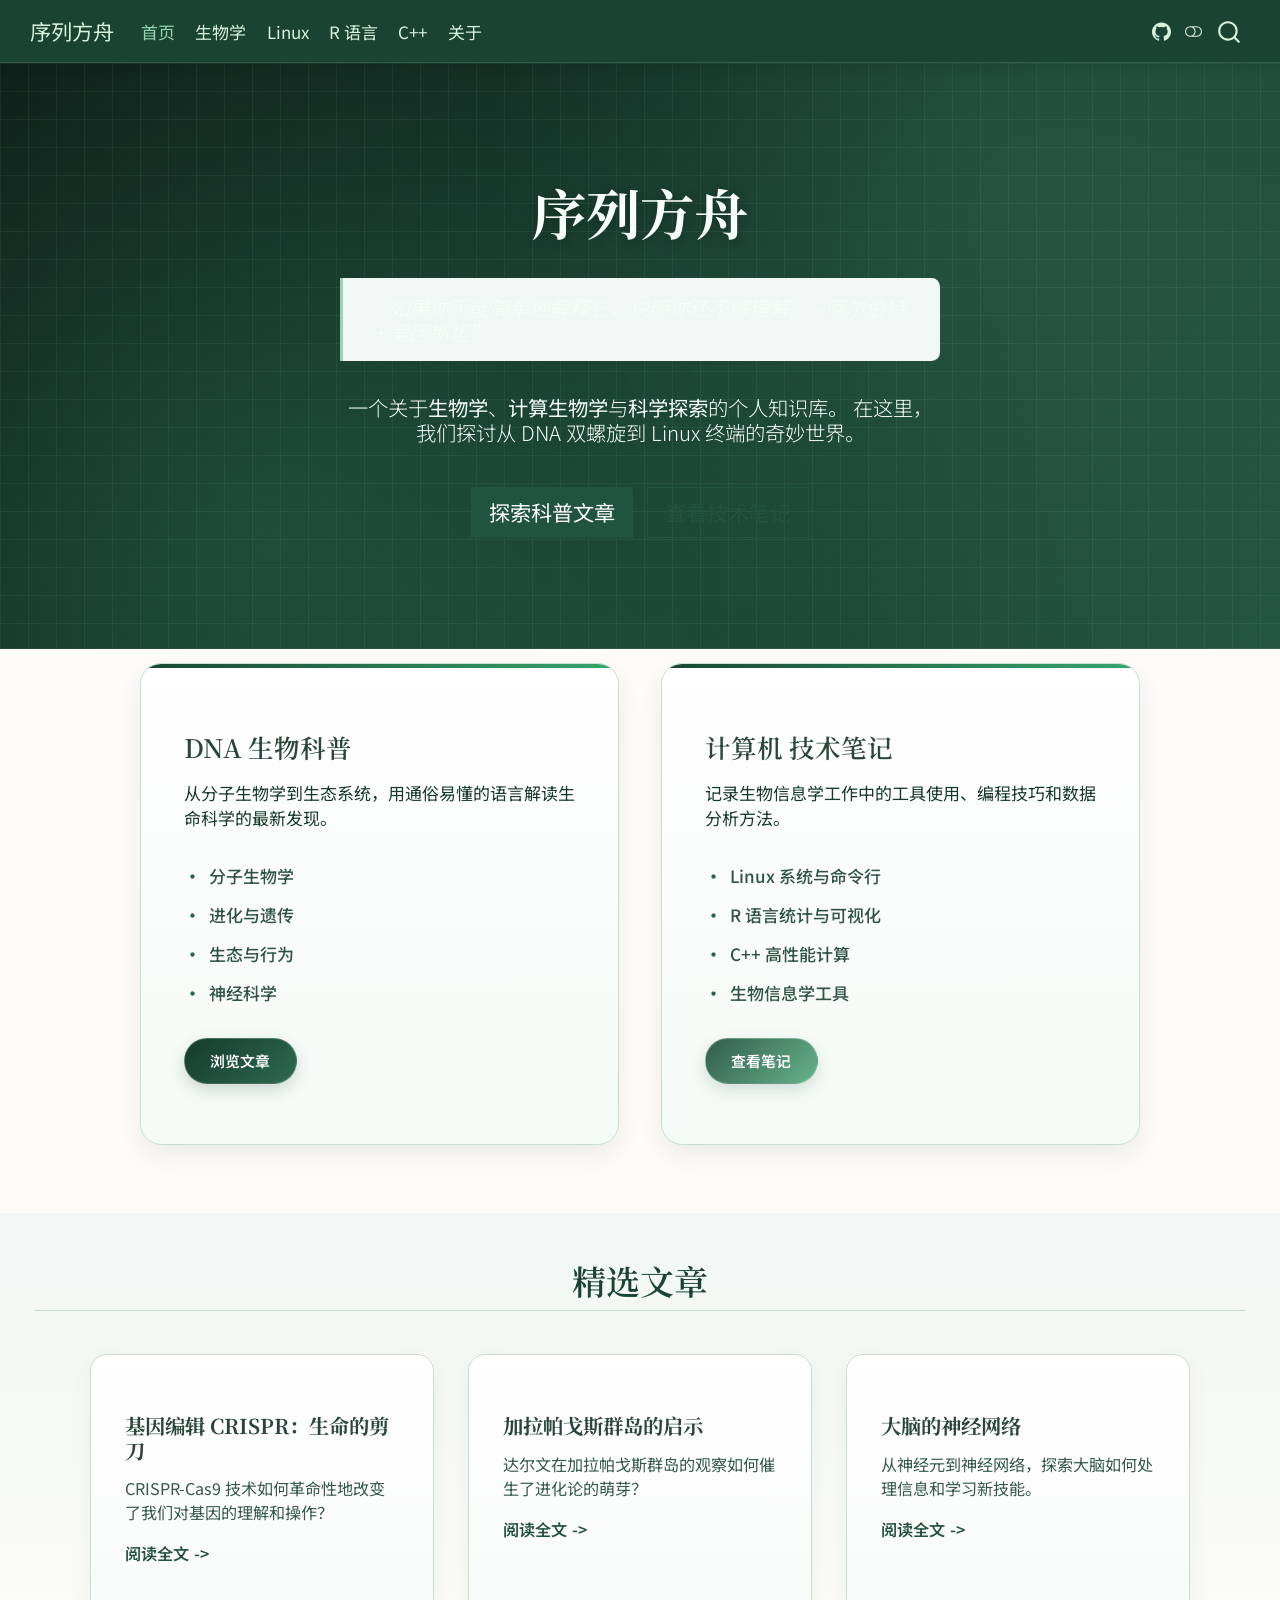
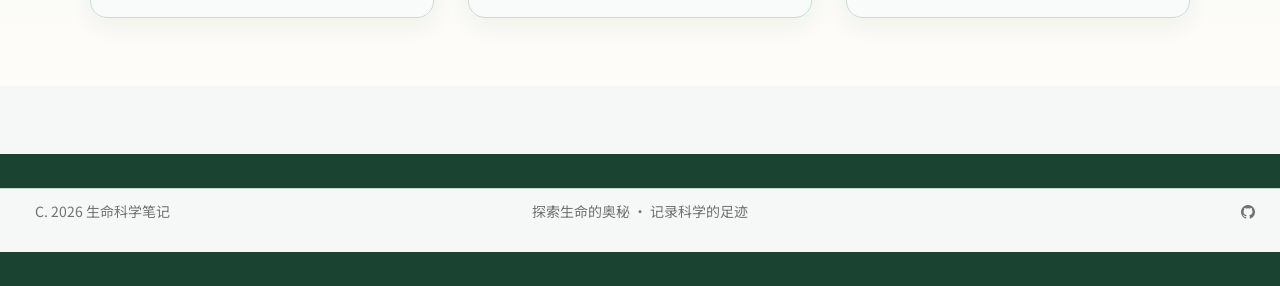
<file: docs/index.html>
<!DOCTYPE html>
<html xmlns="http://www.w3.org/1999/xhtml" lang="en" xml:lang="en"><head>

<meta charset="utf-8">
<meta name="generator" content="quarto-1.9.38">

<meta name="viewport" content="width=device-width, initial-scale=1.0, user-scalable=yes">


<title>序列方舟</title>
<style>
/* Default styles provided by pandoc.
** See https://pandoc.org/MANUAL.html#variables-for-html for config info.
*/
code{white-space: pre-wrap;}
span.smallcaps{font-variant: small-caps;}
div.columns{display: flex; gap: min(4vw, 1.5em);}
div.column{flex: auto; overflow-x: auto;}
div.hanging-indent{margin-left: 1.5em; text-indent: -1.5em;}
ul.task-list{list-style: none;}
ul.task-list li input[type="checkbox"] {
  width: 0.8em;
  margin: 0 0.8em 0.2em -1em; /* quarto-specific, see https://github.com/quarto-dev/quarto-cli/issues/4556 */ 
  vertical-align: middle;
}
</style>


<script src="site_libs/quarto-nav/quarto-nav.js"></script>
<script src="site_libs/quarto-nav/headroom.min.js"></script>
<script src="site_libs/clipboard/clipboard.min.js"></script>
<script src="site_libs/quarto-search/autocomplete.umd.js"></script>
<script src="site_libs/quarto-search/fuse.min.js"></script>
<script src="site_libs/quarto-search/quarto-search.js"></script>
<meta name="quarto:offset" content="./">
<script src="site_libs/quarto-html/quarto.js" type="module"></script>
<script src="site_libs/quarto-html/tabsets/tabsets.js" type="module"></script>
<script src="site_libs/quarto-html/popper.min.js"></script>
<script src="site_libs/quarto-html/tippy.umd.min.js"></script>
<script src="site_libs/quarto-html/anchor.min.js"></script>
<link href="site_libs/quarto-html/tippy.css" rel="stylesheet">
<link href="site_libs/quarto-html/quarto-syntax-highlighting-d58168542e1b05ab509c510cbeb13b13.css" rel="stylesheet" class="quarto-color-scheme" id="quarto-text-highlighting-styles">
<link href="site_libs/quarto-html/quarto-syntax-highlighting-dark-88e37a8f5ac5aee93fe4de4f1f74577c.css" rel="stylesheet" class="quarto-color-scheme quarto-color-alternate" id="quarto-text-highlighting-styles">
<link href="site_libs/quarto-html/quarto-syntax-highlighting-d58168542e1b05ab509c510cbeb13b13.css" rel="stylesheet" class="quarto-color-scheme-extra" id="quarto-text-highlighting-styles">
<script src="site_libs/bootstrap/bootstrap.min.js"></script>
<link href="site_libs/bootstrap/bootstrap-icons.css" rel="stylesheet">
<link href="site_libs/bootstrap/bootstrap-2e532a7a63d333a9c66d74130b118163.min.css" rel="stylesheet" append-hash="true" class="quarto-color-scheme" id="quarto-bootstrap" data-mode="light">
<link href="site_libs/bootstrap/bootstrap-dark-53a19206c64a78d3fd4781d0062a2a1d.min.css" rel="stylesheet" append-hash="true" class="quarto-color-scheme quarto-color-alternate" id="quarto-bootstrap" data-mode="light">
<link href="site_libs/bootstrap/bootstrap-2e532a7a63d333a9c66d74130b118163.min.css" rel="stylesheet" append-hash="true" class="quarto-color-scheme-extra" id="quarto-bootstrap" data-mode="light">
<script id="quarto-search-options" type="application/json">{
  "location": "navbar",
  "copy-button": false,
  "collapse-after": 3,
  "panel-placement": "end",
  "type": "overlay",
  "limit": 50,
  "keyboard-shortcut": [
    "f",
    "/",
    "s"
  ],
  "show-item-context": false,
  "language": {
    "search-no-results-text": "No results",
    "search-matching-documents-text": "matching documents",
    "search-copy-link-title": "Copy link to search",
    "search-hide-matches-text": "Hide additional matches",
    "search-more-match-text": "more match in this document",
    "search-more-matches-text": "more matches in this document",
    "search-clear-button-title": "Clear",
    "search-text-placeholder": "",
    "search-detached-cancel-button-title": "Cancel",
    "search-submit-button-title": "Submit",
    "search-label": "Search"
  }
}</script>
<style>html{ scroll-behavior: smooth; }</style>
<link rel="preconnect" href="https://fonts.googleapis.com">
<link rel="preconnect" href="https://fonts.gstatic.com" crossorigin="">
<link href="https://fonts.googleapis.com/css2?family=Noto+Serif+SC:wght@400;600;700&amp;family=Noto+Sans+SC:wght@300;400;500;700&amp;family=JetBrains+Mono:wght@400;500&amp;display=swap" rel="stylesheet">


<link rel="stylesheet" href="styles/bio-theme.css">
</head>

<body class="nav-fixed fullcontent quarto-light"><script id="quarto-html-before-body" type="application/javascript">
    const toggleBodyColorMode = (bsSheetEl) => {
      const mode = bsSheetEl.getAttribute("data-mode");
      const bodyEl = window.document.querySelector("body");
      if (mode === "dark") {
        bodyEl.classList.add("quarto-dark");
        bodyEl.classList.remove("quarto-light");
      } else {
        bodyEl.classList.add("quarto-light");
        bodyEl.classList.remove("quarto-dark");
      }
    }
    const toggleBodyColorPrimary = () => {
      const bsSheetEl = window.document.querySelector("link#quarto-bootstrap:not([rel=disabled-stylesheet])");
      if (bsSheetEl) {
        toggleBodyColorMode(bsSheetEl);
      }
    }
    const setColorSchemeToggle = (alternate) => {
      const toggles = window.document.querySelectorAll('.quarto-color-scheme-toggle');
      for (let i=0; i < toggles.length; i++) {
        const toggle = toggles[i];
        if (toggle) {
          if (alternate) {
            toggle.classList.add("alternate");
          } else {
            toggle.classList.remove("alternate");
          }
        }
      }
    };
    const toggleColorMode = (alternate) => {
      // Switch the stylesheets
      const primaryStylesheets = window.document.querySelectorAll('link.quarto-color-scheme:not(.quarto-color-alternate)');
      const alternateStylesheets = window.document.querySelectorAll('link.quarto-color-scheme.quarto-color-alternate');
      manageTransitions('#quarto-margin-sidebar .nav-link', false);
      if (alternate) {
        // note: dark is layered on light, we don't disable primary!
        enableStylesheet(alternateStylesheets);
        for (const sheetNode of alternateStylesheets) {
          if (sheetNode.id === "quarto-bootstrap") {
            toggleBodyColorMode(sheetNode);
          }
        }
      } else {
        disableStylesheet(alternateStylesheets);
        enableStylesheet(primaryStylesheets)
        toggleBodyColorPrimary();
      }
      manageTransitions('#quarto-margin-sidebar .nav-link', true);
      // Switch the toggles
      setColorSchemeToggle(alternate)
      // Hack to workaround the fact that safari doesn't
      // properly recolor the scrollbar when toggling (#1455)
      if (navigator.userAgent.indexOf('Safari') > 0 && navigator.userAgent.indexOf('Chrome') == -1) {
        manageTransitions("body", false);
        window.scrollTo(0, 1);
        setTimeout(() => {
          window.scrollTo(0, 0);
          manageTransitions("body", true);
        }, 40);
      }
    }
    const disableStylesheet = (stylesheets) => {
      for (let i=0; i < stylesheets.length; i++) {
        const stylesheet = stylesheets[i];
        stylesheet.rel = 'disabled-stylesheet';
      }
    }
    const enableStylesheet = (stylesheets) => {
      for (let i=0; i < stylesheets.length; i++) {
        const stylesheet = stylesheets[i];
        if(stylesheet.rel !== 'stylesheet') { // for Chrome, which will still FOUC without this check
          stylesheet.rel = 'stylesheet';
        }
      }
    }
    const manageTransitions = (selector, allowTransitions) => {
      const els = window.document.querySelectorAll(selector);
      for (let i=0; i < els.length; i++) {
        const el = els[i];
        if (allowTransitions) {
          el.classList.remove('notransition');
        } else {
          el.classList.add('notransition');
        }
      }
    }
    const isFileUrl = () => {
      return window.location.protocol === 'file:';
    }
    const hasAlternateSentinel = () => {
      let styleSentinel = getColorSchemeSentinel();
      if (styleSentinel !== null) {
        return styleSentinel === "alternate";
      } else {
        return false;
      }
    }
    const setStyleSentinel = (alternate) => {
      const value = alternate ? "alternate" : "default";
      if (!isFileUrl()) {
        window.localStorage.setItem("quarto-color-scheme", value);
      } else {
        localAlternateSentinel = value;
      }
    }
    const getColorSchemeSentinel = () => {
      if (!isFileUrl()) {
        const storageValue = window.localStorage.getItem("quarto-color-scheme");
        return storageValue != null ? storageValue : localAlternateSentinel;
      } else {
        return localAlternateSentinel;
      }
    }
    const toggleGiscusIfUsed = (isAlternate, darkModeDefault) => {
      const baseTheme = document.querySelector('#giscus-base-theme')?.value ?? 'light';
      const alternateTheme = document.querySelector('#giscus-alt-theme')?.value ?? 'dark';
      let newTheme = '';
      if(authorPrefersDark) {
        newTheme = isAlternate ? baseTheme : alternateTheme;
      } else {
        newTheme = isAlternate ? alternateTheme : baseTheme;
      }
      const changeGiscusTheme = () => {
        // From: https://github.com/giscus/giscus/issues/336
        const sendMessage = (message) => {
          const iframe = document.querySelector('iframe.giscus-frame');
          if (!iframe) return;
          iframe.contentWindow.postMessage({ giscus: message }, 'https://giscus.app');
        }
        sendMessage({
          setConfig: {
            theme: newTheme
          }
        });
      }
      const isGiscussLoaded = window.document.querySelector('iframe.giscus-frame') !== null;
      if (isGiscussLoaded) {
        changeGiscusTheme();
      }
    };
    const authorPrefersDark = false;
    const darkModeDefault = authorPrefersDark;
      document.querySelector('link#quarto-text-highlighting-styles.quarto-color-scheme-extra').rel = 'disabled-stylesheet';
      document.querySelector('link#quarto-bootstrap.quarto-color-scheme-extra').rel = 'disabled-stylesheet';
    let localAlternateSentinel = darkModeDefault ? 'alternate' : 'default';
    // Dark / light mode switch
    window.quartoToggleColorScheme = () => {
      // Read the current dark / light value
      let toAlternate = !hasAlternateSentinel();
      toggleColorMode(toAlternate);
      setStyleSentinel(toAlternate);
      toggleGiscusIfUsed(toAlternate, darkModeDefault);
      window.dispatchEvent(new Event('resize'));
    };
    // Switch to dark mode if need be
    if (hasAlternateSentinel()) {
      toggleColorMode(true);
    } else {
      toggleColorMode(false);
    }
  </script>

<div id="quarto-search-results"></div>
  <header id="quarto-header" class="headroom fixed-top">
    <nav class="navbar navbar-expand-lg " data-bs-theme="dark">
      <div class="navbar-container container-fluid">
      <div class="navbar-brand-container mx-auto">
    <a class="navbar-brand" href="./index.html">
    <span class="navbar-title">序列方舟</span>
    </a>
  </div>
            <div id="quarto-search" class="" title="Search"></div>
          <button class="navbar-toggler" type="button" data-bs-toggle="collapse" data-bs-target="#navbarCollapse" aria-controls="navbarCollapse" role="menu" aria-expanded="false" aria-label="Toggle navigation" onclick="if (window.quartoToggleHeadroom) { window.quartoToggleHeadroom(); }">
  <span class="navbar-toggler-icon"></span>
</button>
          <div class="collapse navbar-collapse" id="navbarCollapse">
            <ul class="navbar-nav navbar-nav-scroll me-auto">
  <li class="nav-item">
    <a class="nav-link active" href="./index.html" aria-current="page"> 
<span class="menu-text">首页</span></a>
  </li>  
  <li class="nav-item">
    <a class="nav-link" href="./posts.html"> 
<span class="menu-text">生物学</span></a>
  </li>  
  <li class="nav-item">
    <a class="nav-link" href="./linux.html"> 
<span class="menu-text">Linux</span></a>
  </li>  
  <li class="nav-item">
    <a class="nav-link" href="./r-lang.html"> 
<span class="menu-text">R 语言</span></a>
  </li>  
  <li class="nav-item">
    <a class="nav-link" href="./cpp.html"> 
<span class="menu-text">C++</span></a>
  </li>  
  <li class="nav-item">
    <a class="nav-link" href="./about.html"> 
<span class="menu-text">关于</span></a>
  </li>  
</ul>
            <ul class="navbar-nav navbar-nav-scroll ms-auto">
  <li class="nav-item compact">
    <a class="nav-link" href="https://github.com"> <i class="bi bi-github" role="img" aria-label="GitHub">
</i> 
<span class="menu-text"></span></a>
  </li>  
</ul>
          </div> <!-- /navcollapse -->
            <div class="quarto-navbar-tools">
  <a href="" class="quarto-color-scheme-toggle quarto-navigation-tool  px-1" onclick="window.quartoToggleColorScheme(); return false;" title="Toggle dark mode"><i class="bi"></i></a>
</div>
      </div> <!-- /container-fluid -->
    </nav>
</header>
<!-- content -->
<div id="quarto-content" class="quarto-container page-layout-custom page-navbar">
<!-- sidebar -->
<!-- margin-sidebar -->
<!-- main -->





<div class="hero-section">
<div class="hero-pattern">
<section id="序列方舟" class="level1 display-4 hero-content">
<h1 class="display-4">序列方舟</h1>
<blockquote class="blockquote">
<p>“如果你不能简单地解释它，说明你还不够理解。 –阿尔伯特·爱因斯坦”</p>
</blockquote>
<p>一个关于<strong>生物学</strong>、<strong>计算生物学</strong>与<strong>科学探索</strong>的个人知识库。 在这里，我们探讨从 DNA 双螺旋到 Linux 终端的奇妙世界。</p>
<p><a href="./posts.html" class="btn btn-primary btn-lg me-2">探索科普文章</a> <a href="./linux.html" class="btn btn-outline-primary btn-lg">查看技术笔记</a></p>
</section>
</div>
</div>
<div class="intro-section">
<div class="intro-grid">
<section id="dna-生物科普" class="level3 intro-card bio-card">
<h3 data-anchor-id="dna-生物科普">DNA 生物科普</h3>
<p>从分子生物学到生态系统，用通俗易懂的语言解读生命科学的最新发现。</p>
<ul>
<li>分子生物学</li>
<li>进化与遗传</li>
<li>生态与行为</li>
<li>神经科学</li>
</ul>
<p><a href="./posts.html" class="btn btn-sm btn-bio">浏览文章</a></p>
</section>
<section id="计算机-技术笔记" class="level3 intro-card tech-card">
<h3 data-anchor-id="计算机-技术笔记">计算机 技术笔记</h3>
<p>记录生物信息学工作中的工具使用、编程技巧和数据分析方法。</p>
<ul>
<li>Linux 系统与命令行</li>
<li>R 语言统计与可视化</li>
<li>C++ 高性能计算</li>
<li>生物信息学工具</li>
</ul>
<p><a href="./linux.html" class="btn btn-sm btn-tech">查看笔记</a></p>
</section>
</div>
</div>
<section id="精选文章" class="level2 featured-section">
<h2 data-anchor-id="精选文章">精选文章</h2>
<div class="featured-grid">
<section id="基因编辑-crispr生命的剪刀" class="level4 featured-article">
<h4 data-anchor-id="基因编辑-crispr生命的剪刀">基因编辑 CRISPR：生命的剪刀</h4>
<p>CRISPR-Cas9 技术如何革命性地改变了我们对基因的理解和操作？</p>
<p><a href="./posts/first-post.html" class="read-more">阅读全文</a></p>
</section>
<section id="加拉帕戈斯群岛的启示" class="level4 featured-article">
<h4 data-anchor-id="加拉帕戈斯群岛的启示">加拉帕戈斯群岛的启示</h4>
<p>达尔文在加拉帕戈斯群岛的观察如何催生了进化论的萌芽？</p>
<p><a href="./posts/second-post.html" class="read-more">阅读全文</a></p>
</section>
<section id="大脑的神经网络" class="level4 featured-article">
<h4 data-anchor-id="大脑的神经网络">大脑的神经网络</h4>
<p>从神经元到神经网络，探索大脑如何处理信息和学习新技能。</p>
<p><a href="./posts/first-post.html" class="read-more">阅读全文</a></p>
</section>
</div>
</section>




<script id="quarto-html-after-body" type="application/javascript">
  window.document.addEventListener("DOMContentLoaded", function (event) {
    // Ensure there is a toggle, if there isn't float one in the top right
    if (window.document.querySelector('.quarto-color-scheme-toggle') === null) {
      const a = window.document.createElement('a');
      a.classList.add('top-right');
      a.classList.add('quarto-color-scheme-toggle');
      a.href = "";
      a.onclick = function() { try { window.quartoToggleColorScheme(); } catch {} return false; };
      const i = window.document.createElement("i");
      i.classList.add('bi');
      a.appendChild(i);
      window.document.body.appendChild(a);
    }
    setColorSchemeToggle(hasAlternateSentinel())
    const icon = "";
    const anchorJS = new window.AnchorJS();
    anchorJS.options = {
      placement: 'right',
      icon: icon
    };
    anchorJS.add('.anchored');
    const isCodeAnnotation = (el) => {
      for (const clz of el.classList) {
        if (clz.startsWith('code-annotation-')) {                     
          return true;
        }
      }
      return false;
    }
    const onCopySuccess = function(e) {
      // button target
      const button = e.trigger;
      // don't keep focus
      button.blur();
      // flash "checked"
      button.classList.add('code-copy-button-checked');
      var currentTitle = button.getAttribute("title");
      button.setAttribute("title", "Copied!");
      let tooltip;
      if (window.bootstrap) {
        button.setAttribute("data-bs-toggle", "tooltip");
        button.setAttribute("data-bs-placement", "left");
        button.setAttribute("data-bs-title", "Copied!");
        tooltip = new bootstrap.Tooltip(button, 
          { trigger: "manual", 
            customClass: "code-copy-button-tooltip",
            offset: [0, -8]});
        tooltip.show();    
      }
      setTimeout(function() {
        if (tooltip) {
          tooltip.hide();
          button.removeAttribute("data-bs-title");
          button.removeAttribute("data-bs-toggle");
          button.removeAttribute("data-bs-placement");
        }
        button.setAttribute("title", currentTitle);
        button.classList.remove('code-copy-button-checked');
      }, 1000);
      // clear code selection
      e.clearSelection();
    }
    const getTextToCopy = function(trigger) {
      const outerScaffold = trigger.parentElement.cloneNode(true);
      const codeEl = outerScaffold.querySelector('code');
      for (const childEl of codeEl.children) {
        if (isCodeAnnotation(childEl)) {
          childEl.remove();
        }
      }
      return codeEl.innerText;
    }
    const clipboard = new window.ClipboardJS('.code-copy-button:not([data-in-quarto-modal])', {
      text: getTextToCopy
    });
    clipboard.on('success', onCopySuccess);
    if (window.document.getElementById('quarto-embedded-source-code-modal')) {
      const clipboardModal = new window.ClipboardJS('.code-copy-button[data-in-quarto-modal]', {
        text: getTextToCopy,
        container: window.document.getElementById('quarto-embedded-source-code-modal')
      });
      clipboardModal.on('success', onCopySuccess);
    }
      var localhostRegex = new RegExp(/^(?:http|https):\/\/localhost\:?[0-9]*\//);
      var mailtoRegex = new RegExp(/^mailto:/);
        var filterRegex = new RegExp('/' + window.location.host + '/');
      var isInternal = (href) => {
          return filterRegex.test(href) || localhostRegex.test(href) || mailtoRegex.test(href);
      }
      // Inspect non-navigation links and adorn them if external
     var links = window.document.querySelectorAll('a[href]:not(.nav-link):not(.navbar-brand):not(.toc-action):not(.sidebar-link):not(.sidebar-item-toggle):not(.pagination-link):not(.no-external):not([aria-hidden]):not(.dropdown-item):not(.quarto-navigation-tool):not(.about-link)');
      for (var i=0; i<links.length; i++) {
        const link = links[i];
        if (!isInternal(link.href)) {
          // undo the damage that might have been done by quarto-nav.js in the case of
          // links that we want to consider external
          if (link.dataset.originalHref !== undefined) {
            link.href = link.dataset.originalHref;
          }
        }
      }
    function tippyHover(el, contentFn, onTriggerFn, onUntriggerFn) {
      const config = {
        allowHTML: true,
        maxWidth: 500,
        delay: 100,
        arrow: false,
        appendTo: function(el) {
            return el.parentElement;
        },
        interactive: true,
        interactiveBorder: 10,
        theme: 'quarto',
        placement: 'bottom-start',
      };
      if (contentFn) {
        config.content = contentFn;
      }
      if (onTriggerFn) {
        config.onTrigger = onTriggerFn;
      }
      if (onUntriggerFn) {
        config.onUntrigger = onUntriggerFn;
      }
      window.tippy(el, config); 
    }
    const noterefs = window.document.querySelectorAll('a[role="doc-noteref"]');
    for (var i=0; i<noterefs.length; i++) {
      const ref = noterefs[i];
      tippyHover(ref, function() {
        // use id or data attribute instead here
        let href = ref.getAttribute('data-footnote-href') || ref.getAttribute('href');
        try { href = new URL(href).hash; } catch {}
        const id = href.replace(/^#\/?/, "");
        const note = window.document.getElementById(id);
        if (note) {
          return note.innerHTML;
        } else {
          return "";
        }
      });
    }
    const xrefs = window.document.querySelectorAll('a.quarto-xref');
    const processXRef = (id, note) => {
      // Strip column container classes
      const stripColumnClz = (el) => {
        el.classList.remove("page-full", "page-columns");
        if (el.children) {
          for (const child of el.children) {
            stripColumnClz(child);
          }
        }
      }
      stripColumnClz(note)
      if (id === null || id.startsWith('sec-')) {
        // Special case sections, only their first couple elements
        const container = document.createElement("div");
        if (note.children && note.children.length > 2) {
          container.appendChild(note.children[0].cloneNode(true));
          for (let i = 1; i < note.children.length; i++) {
            const child = note.children[i];
            if (child.tagName === "P" && child.innerText === "") {
              continue;
            } else {
              container.appendChild(child.cloneNode(true));
              break;
            }
          }
          if (window.Quarto?.typesetMath) {
            window.Quarto.typesetMath(container);
          }
          return container.innerHTML
        } else {
          if (window.Quarto?.typesetMath) {
            window.Quarto.typesetMath(note);
          }
          return note.innerHTML;
        }
      } else {
        // Remove any anchor links if they are present
        const anchorLink = note.querySelector('a.anchorjs-link');
        if (anchorLink) {
          anchorLink.remove();
        }
        if (window.Quarto?.typesetMath) {
          window.Quarto.typesetMath(note);
        }
        if (note.classList.contains("callout")) {
          return note.outerHTML;
        } else {
          return note.innerHTML;
        }
      }
    }
    for (var i=0; i<xrefs.length; i++) {
      const xref = xrefs[i];
      tippyHover(xref, undefined, function(instance) {
        instance.disable();
        let url = xref.getAttribute('href');
        let hash = undefined; 
        if (url.startsWith('#')) {
          hash = url;
        } else {
          try { hash = new URL(url).hash; } catch {}
        }
        if (hash) {
          const id = hash.replace(/^#\/?/, "");
          const note = window.document.getElementById(id);
          if (note !== null) {
            try {
              const html = processXRef(id, note.cloneNode(true));
              instance.setContent(html);
            } finally {
              instance.enable();
              instance.show();
            }
          } else {
            // See if we can fetch this
            fetch(url.split('#')[0])
            .then(res => res.text())
            .then(html => {
              const parser = new DOMParser();
              const htmlDoc = parser.parseFromString(html, "text/html");
              const note = htmlDoc.getElementById(id);
              if (note !== null) {
                const html = processXRef(id, note);
                instance.setContent(html);
              } 
            }).finally(() => {
              instance.enable();
              instance.show();
            });
          }
        } else {
          // See if we can fetch a full url (with no hash to target)
          // This is a special case and we should probably do some content thinning / targeting
          fetch(url)
          .then(res => res.text())
          .then(html => {
            const parser = new DOMParser();
            const htmlDoc = parser.parseFromString(html, "text/html");
            const note = htmlDoc.querySelector('main.content');
            if (note !== null) {
              // This should only happen for chapter cross references
              // (since there is no id in the URL)
              // remove the first header
              if (note.children.length > 0 && note.children[0].tagName === "HEADER") {
                note.children[0].remove();
              }
              const html = processXRef(null, note);
              instance.setContent(html);
            } 
          }).finally(() => {
            instance.enable();
            instance.show();
          });
        }
      }, function(instance) {
      });
    }
        let selectedAnnoteEl;
        const selectorForAnnotation = ( cell, annotation) => {
          let cellAttr = 'data-code-cell="' + cell + '"';
          let lineAttr = 'data-code-annotation="' +  annotation + '"';
          const selector = 'span[' + cellAttr + '][' + lineAttr + ']';
          return selector;
        }
        const selectCodeLines = (annoteEl) => {
          const doc = window.document;
          const targetCell = annoteEl.getAttribute("data-target-cell");
          const targetAnnotation = annoteEl.getAttribute("data-target-annotation");
          const annoteSpan = window.document.querySelector(selectorForAnnotation(targetCell, targetAnnotation));
          const lines = annoteSpan.getAttribute("data-code-lines").split(",");
          const lineIds = lines.map((line) => {
            return targetCell + "-" + line;
          })
          let top = null;
          let height = null;
          let parent = null;
          if (lineIds.length > 0) {
              //compute the position of the single el (top and bottom and make a div)
              const el = window.document.getElementById(lineIds[0]);
              top = el.offsetTop;
              height = el.offsetHeight;
              parent = el.parentElement.parentElement;
            if (lineIds.length > 1) {
              const lastEl = window.document.getElementById(lineIds[lineIds.length - 1]);
              const bottom = lastEl.offsetTop + lastEl.offsetHeight;
              height = bottom - top;
            }
            if (top !== null && height !== null && parent !== null) {
              // cook up a div (if necessary) and position it 
              let div = window.document.getElementById("code-annotation-line-highlight");
              if (div === null) {
                div = window.document.createElement("div");
                div.setAttribute("id", "code-annotation-line-highlight");
                div.style.position = 'absolute';
                parent.appendChild(div);
              }
              div.style.top = top - 2 + "px";
              div.style.height = height + 4 + "px";
              div.style.left = 0;
              let gutterDiv = window.document.getElementById("code-annotation-line-highlight-gutter");
              if (gutterDiv === null) {
                gutterDiv = window.document.createElement("div");
                gutterDiv.setAttribute("id", "code-annotation-line-highlight-gutter");
                gutterDiv.style.position = 'absolute';
                const codeCell = window.document.getElementById(targetCell);
                const gutter = codeCell.querySelector('.code-annotation-gutter');
                gutter.appendChild(gutterDiv);
              }
              gutterDiv.style.top = top - 2 + "px";
              gutterDiv.style.height = height + 4 + "px";
            }
            selectedAnnoteEl = annoteEl;
          }
        };
        const unselectCodeLines = () => {
          const elementsIds = ["code-annotation-line-highlight", "code-annotation-line-highlight-gutter"];
          elementsIds.forEach((elId) => {
            const div = window.document.getElementById(elId);
            if (div) {
              div.remove();
            }
          });
          selectedAnnoteEl = undefined;
        };
          // Handle positioning of the toggle
      window.addEventListener(
        "resize",
        throttle(() => {
          elRect = undefined;
          if (selectedAnnoteEl) {
            selectCodeLines(selectedAnnoteEl);
          }
        }, 10)
      );
      function throttle(fn, ms) {
      let throttle = false;
      let timer;
        return (...args) => {
          if(!throttle) { // first call gets through
              fn.apply(this, args);
              throttle = true;
          } else { // all the others get throttled
              if(timer) clearTimeout(timer); // cancel #2
              timer = setTimeout(() => {
                fn.apply(this, args);
                timer = throttle = false;
              }, ms);
          }
        };
      }
        // Attach click handler to the DT
        const annoteDls = window.document.querySelectorAll('dt[data-target-cell]');
        for (const annoteDlNode of annoteDls) {
          annoteDlNode.addEventListener('click', (event) => {
            const clickedEl = event.target;
            if (clickedEl !== selectedAnnoteEl) {
              unselectCodeLines();
              const activeEl = window.document.querySelector('dt[data-target-cell].code-annotation-active');
              if (activeEl) {
                activeEl.classList.remove('code-annotation-active');
              }
              selectCodeLines(clickedEl);
              clickedEl.classList.add('code-annotation-active');
            } else {
              // Unselect the line
              unselectCodeLines();
              clickedEl.classList.remove('code-annotation-active');
            }
          });
        }
    const findCites = (el) => {
      const parentEl = el.parentElement;
      if (parentEl) {
        const cites = parentEl.dataset.cites;
        if (cites) {
          return {
            el,
            cites: cites.split(' ')
          };
        } else {
          return findCites(el.parentElement)
        }
      } else {
        return undefined;
      }
    };
    var bibliorefs = window.document.querySelectorAll('a[role="doc-biblioref"]');
    for (var i=0; i<bibliorefs.length; i++) {
      const ref = bibliorefs[i];
      const citeInfo = findCites(ref);
      if (citeInfo) {
        tippyHover(citeInfo.el, function() {
          var popup = window.document.createElement('div');
          citeInfo.cites.forEach(function(cite) {
            var citeDiv = window.document.createElement('div');
            citeDiv.classList.add('hanging-indent');
            citeDiv.classList.add('csl-entry');
            var biblioDiv = window.document.getElementById('ref-' + cite);
            if (biblioDiv) {
              citeDiv.innerHTML = biblioDiv.innerHTML;
            }
            popup.appendChild(citeDiv);
          });
          return popup.innerHTML;
        });
      }
    }
  });
  </script>
</div> <!-- /content -->
<footer class="footer">
  <div class="nav-footer">
    <div class="nav-footer-left">
<ol start="3" type="A">
<li>2026 生命科学笔记</li>
</ol>
</div>   
    <div class="nav-footer-center">
<p>探索生命的奥秘 · 记录科学的足迹</p>
</div>
    <div class="nav-footer-right">
      <ul class="footer-items list-unstyled">
    <li class="nav-item compact">
    <a class="nav-link" href="https://github.com">
      <i class="bi bi-github" role="img">
</i> 
    </a>
  </li>  
</ul>
    </div>
  </div>
</footer>




<script src="site_libs/quarto-html/zenscroll-min.js"></script>
</body></html>
</file>
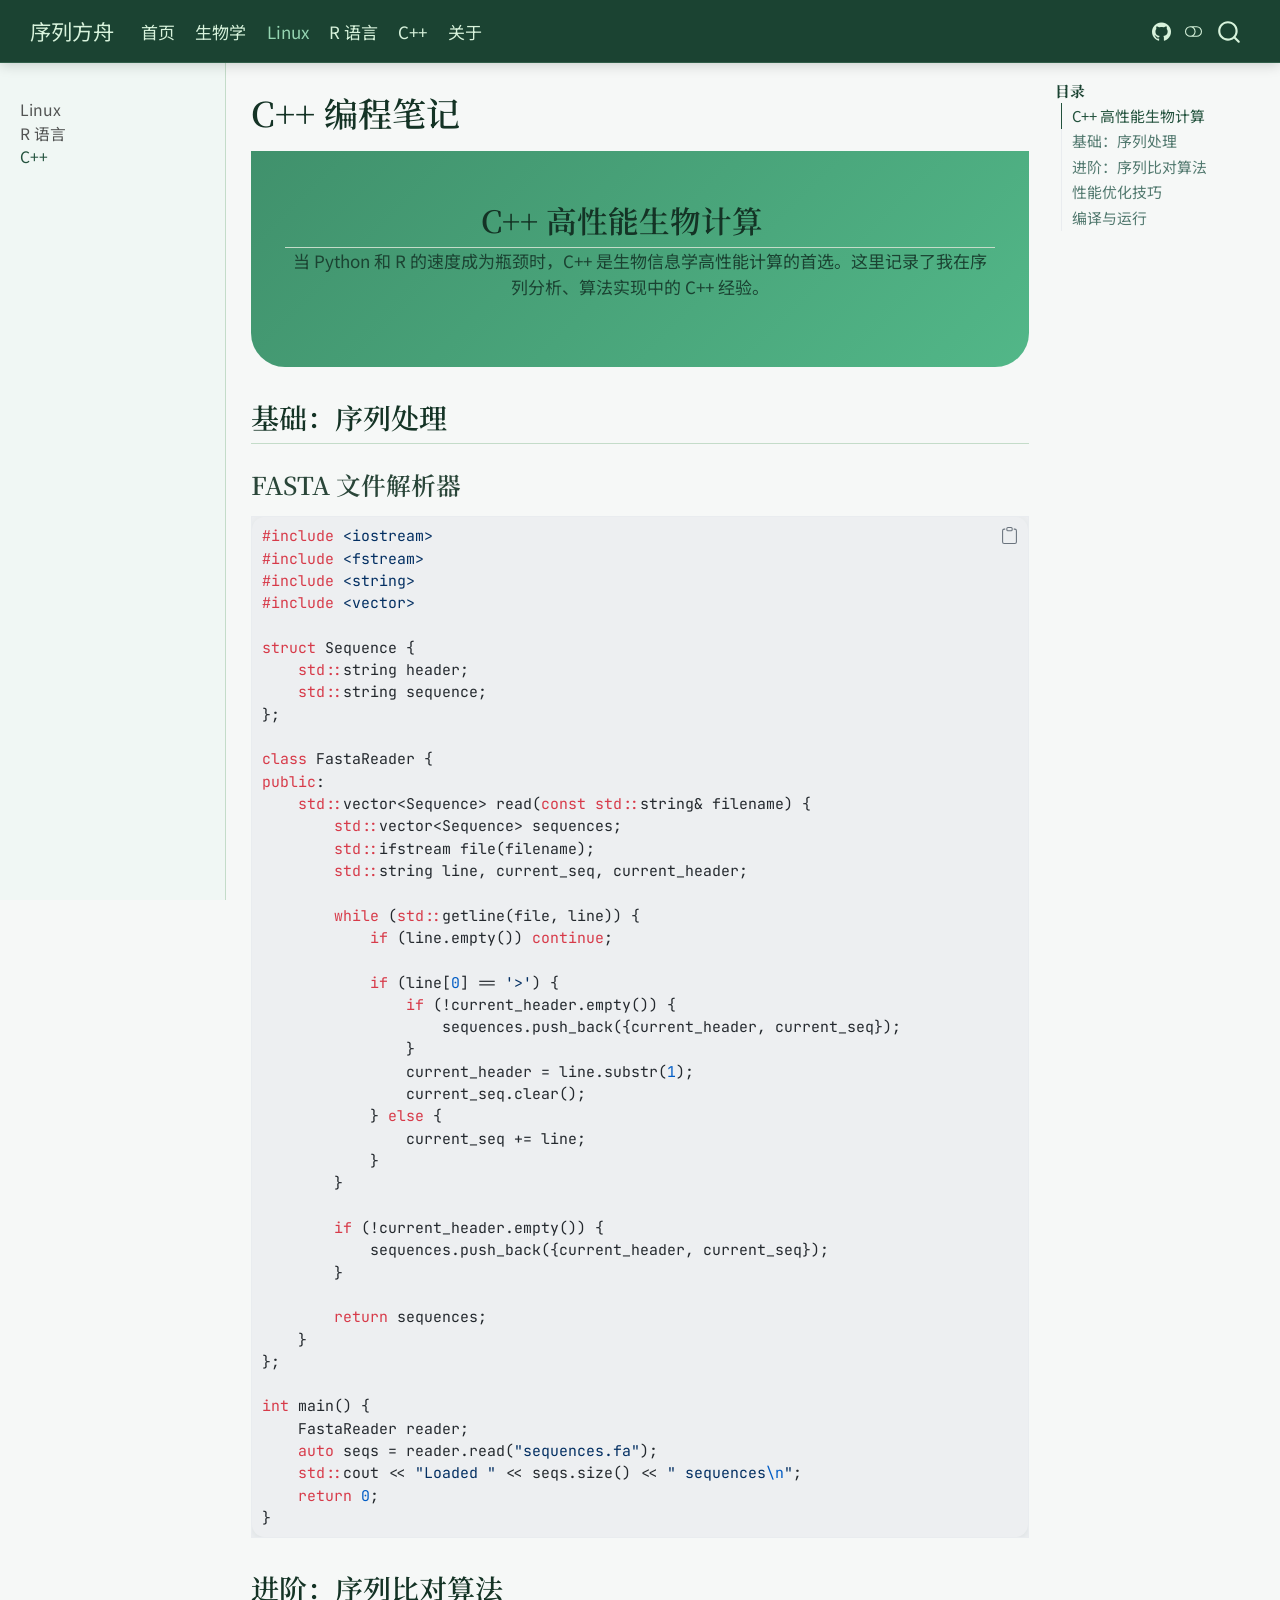
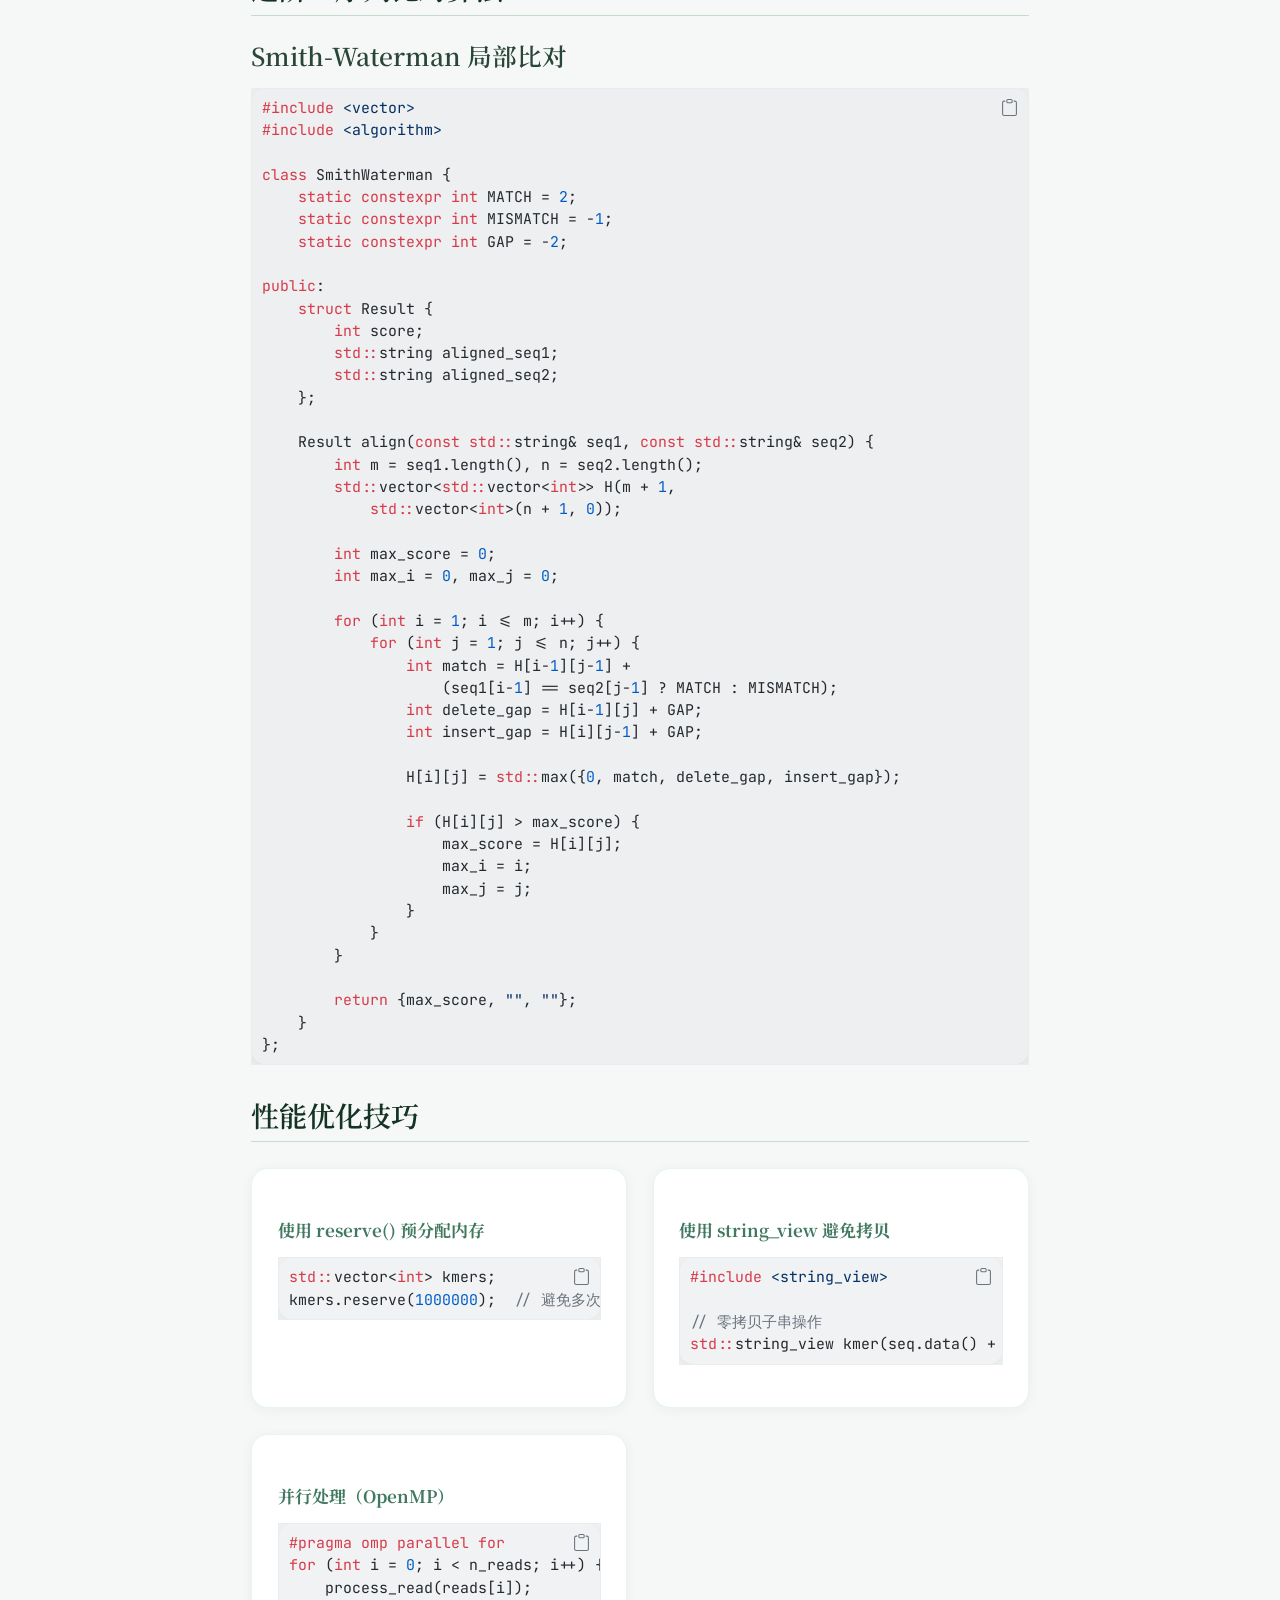
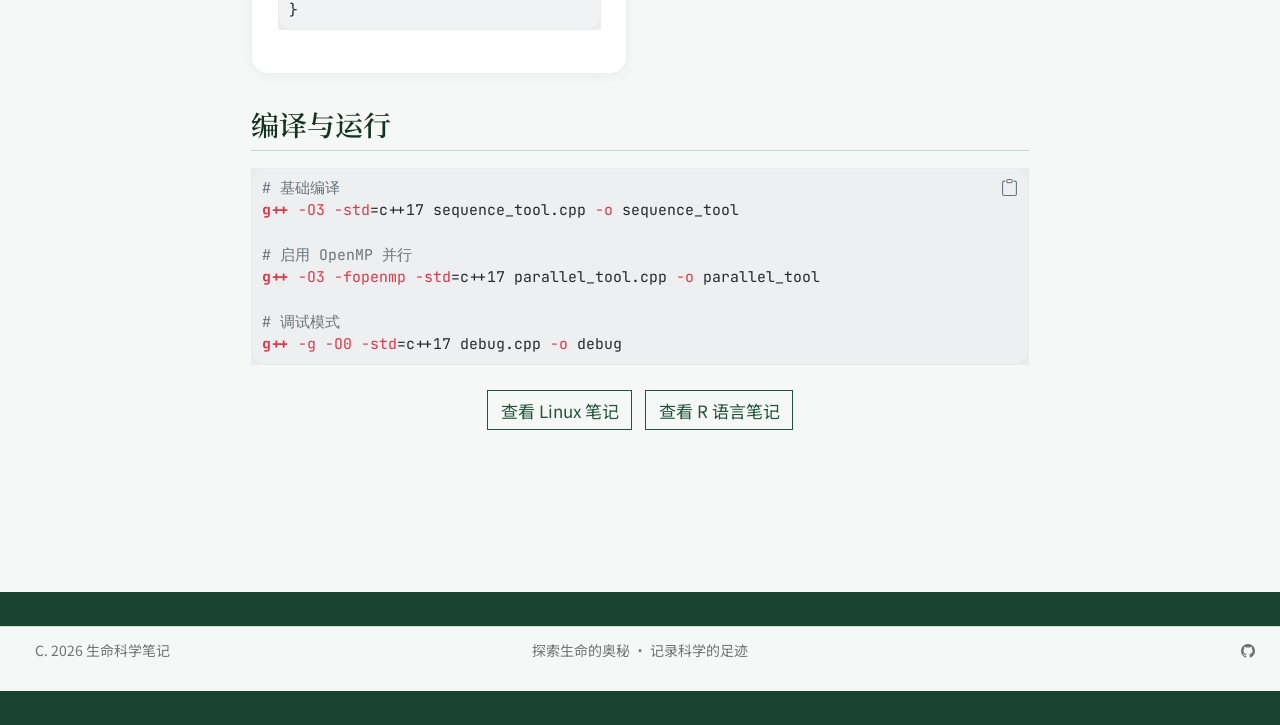
<file: docs/cpp.html>
<!DOCTYPE html>
<html xmlns="http://www.w3.org/1999/xhtml" lang="en" xml:lang="en"><head>

<meta charset="utf-8">
<meta name="generator" content="quarto-1.9.38">

<meta name="viewport" content="width=device-width, initial-scale=1.0, user-scalable=yes">


<title>C++ 编程笔记 – 序列方舟</title>
<style>
/* Default styles provided by pandoc.
** See https://pandoc.org/MANUAL.html#variables-for-html for config info.
*/
code{white-space: pre-wrap;}
span.smallcaps{font-variant: small-caps;}
div.columns{display: flex; gap: min(4vw, 1.5em);}
div.column{flex: auto; overflow-x: auto;}
div.hanging-indent{margin-left: 1.5em; text-indent: -1.5em;}
ul.task-list{list-style: none;}
ul.task-list li input[type="checkbox"] {
  width: 0.8em;
  margin: 0 0.8em 0.2em -1em; /* quarto-specific, see https://github.com/quarto-dev/quarto-cli/issues/4556 */ 
  vertical-align: middle;
}
/* CSS for syntax highlighting */
html { -webkit-text-size-adjust: 100%; }
pre > code.sourceCode { white-space: pre; position: relative; }
pre > code.sourceCode > span { display: inline-block; line-height: 1.25; }
pre > code.sourceCode > span:empty { height: 1.2em; }
.sourceCode { overflow: visible; }
code.sourceCode > span { color: inherit; text-decoration: inherit; }
div.sourceCode { margin: 1em 0; }
pre.sourceCode { margin: 0; }
@media screen {
div.sourceCode { overflow: auto; }
}
@media print {
pre > code.sourceCode { white-space: pre-wrap; }
pre > code.sourceCode > span { text-indent: -5em; padding-left: 5em; }
}
pre.numberSource code
  { counter-reset: source-line 0; }
pre.numberSource code > span
  { position: relative; left: -4em; counter-increment: source-line; }
pre.numberSource code > span > a:first-child::before
  { content: counter(source-line);
    position: relative; left: -1em; text-align: right; vertical-align: baseline;
    border: none; display: inline-block;
    -webkit-touch-callout: none; -webkit-user-select: none;
    -khtml-user-select: none; -moz-user-select: none;
    -ms-user-select: none; user-select: none;
    padding: 0 4px; width: 4em;
  }
pre.numberSource { margin-left: 3em;  padding-left: 4px; }
div.sourceCode
  {   }
@media screen {
pre > code.sourceCode > span > a:first-child::before { text-decoration: underline; }
}
</style>


<script src="site_libs/quarto-nav/quarto-nav.js"></script>
<script src="site_libs/quarto-nav/headroom.min.js"></script>
<script src="site_libs/clipboard/clipboard.min.js"></script>
<script src="site_libs/quarto-search/autocomplete.umd.js"></script>
<script src="site_libs/quarto-search/fuse.min.js"></script>
<script src="site_libs/quarto-search/quarto-search.js"></script>
<meta name="quarto:offset" content="./">
<script src="site_libs/quarto-html/quarto.js" type="module"></script>
<script src="site_libs/quarto-html/tabsets/tabsets.js" type="module"></script>
<script src="site_libs/quarto-html/popper.min.js"></script>
<script src="site_libs/quarto-html/tippy.umd.min.js"></script>
<script src="site_libs/quarto-html/anchor.min.js"></script>
<link href="site_libs/quarto-html/tippy.css" rel="stylesheet">
<link href="site_libs/quarto-html/quarto-syntax-highlighting-d58168542e1b05ab509c510cbeb13b13.css" rel="stylesheet" class="quarto-color-scheme" id="quarto-text-highlighting-styles">
<link href="site_libs/quarto-html/quarto-syntax-highlighting-dark-88e37a8f5ac5aee93fe4de4f1f74577c.css" rel="stylesheet" class="quarto-color-scheme quarto-color-alternate" id="quarto-text-highlighting-styles">
<link href="site_libs/quarto-html/quarto-syntax-highlighting-d58168542e1b05ab509c510cbeb13b13.css" rel="stylesheet" class="quarto-color-scheme-extra" id="quarto-text-highlighting-styles">
<script src="site_libs/bootstrap/bootstrap.min.js"></script>
<link href="site_libs/bootstrap/bootstrap-icons.css" rel="stylesheet">
<link href="site_libs/bootstrap/bootstrap-2e532a7a63d333a9c66d74130b118163.min.css" rel="stylesheet" append-hash="true" class="quarto-color-scheme" id="quarto-bootstrap" data-mode="light">
<link href="site_libs/bootstrap/bootstrap-dark-53a19206c64a78d3fd4781d0062a2a1d.min.css" rel="stylesheet" append-hash="true" class="quarto-color-scheme quarto-color-alternate" id="quarto-bootstrap" data-mode="light">
<link href="site_libs/bootstrap/bootstrap-2e532a7a63d333a9c66d74130b118163.min.css" rel="stylesheet" append-hash="true" class="quarto-color-scheme-extra" id="quarto-bootstrap" data-mode="light">
<script id="quarto-search-options" type="application/json">{
  "location": "navbar",
  "copy-button": false,
  "collapse-after": 3,
  "panel-placement": "end",
  "type": "overlay",
  "limit": 50,
  "keyboard-shortcut": [
    "f",
    "/",
    "s"
  ],
  "show-item-context": false,
  "language": {
    "search-no-results-text": "No results",
    "search-matching-documents-text": "matching documents",
    "search-copy-link-title": "Copy link to search",
    "search-hide-matches-text": "Hide additional matches",
    "search-more-match-text": "more match in this document",
    "search-more-matches-text": "more matches in this document",
    "search-clear-button-title": "Clear",
    "search-text-placeholder": "",
    "search-detached-cancel-button-title": "Cancel",
    "search-submit-button-title": "Submit",
    "search-label": "Search"
  }
}</script>
<style>html{ scroll-behavior: smooth; }</style>
<link rel="preconnect" href="https://fonts.googleapis.com">
<link rel="preconnect" href="https://fonts.gstatic.com" crossorigin="">
<link href="https://fonts.googleapis.com/css2?family=Noto+Serif+SC:wght@400;600;700&amp;family=Noto+Sans+SC:wght@300;400;500;700&amp;family=JetBrains+Mono:wght@400;500&amp;display=swap" rel="stylesheet">


<link rel="stylesheet" href="styles/bio-theme.css">
</head>

<body class="nav-sidebar docked nav-fixed quarto-light"><script id="quarto-html-before-body" type="application/javascript">
    const toggleBodyColorMode = (bsSheetEl) => {
      const mode = bsSheetEl.getAttribute("data-mode");
      const bodyEl = window.document.querySelector("body");
      if (mode === "dark") {
        bodyEl.classList.add("quarto-dark");
        bodyEl.classList.remove("quarto-light");
      } else {
        bodyEl.classList.add("quarto-light");
        bodyEl.classList.remove("quarto-dark");
      }
    }
    const toggleBodyColorPrimary = () => {
      const bsSheetEl = window.document.querySelector("link#quarto-bootstrap:not([rel=disabled-stylesheet])");
      if (bsSheetEl) {
        toggleBodyColorMode(bsSheetEl);
      }
    }
    const setColorSchemeToggle = (alternate) => {
      const toggles = window.document.querySelectorAll('.quarto-color-scheme-toggle');
      for (let i=0; i < toggles.length; i++) {
        const toggle = toggles[i];
        if (toggle) {
          if (alternate) {
            toggle.classList.add("alternate");
          } else {
            toggle.classList.remove("alternate");
          }
        }
      }
    };
    const toggleColorMode = (alternate) => {
      // Switch the stylesheets
      const primaryStylesheets = window.document.querySelectorAll('link.quarto-color-scheme:not(.quarto-color-alternate)');
      const alternateStylesheets = window.document.querySelectorAll('link.quarto-color-scheme.quarto-color-alternate');
      manageTransitions('#quarto-margin-sidebar .nav-link', false);
      if (alternate) {
        // note: dark is layered on light, we don't disable primary!
        enableStylesheet(alternateStylesheets);
        for (const sheetNode of alternateStylesheets) {
          if (sheetNode.id === "quarto-bootstrap") {
            toggleBodyColorMode(sheetNode);
          }
        }
      } else {
        disableStylesheet(alternateStylesheets);
        enableStylesheet(primaryStylesheets)
        toggleBodyColorPrimary();
      }
      manageTransitions('#quarto-margin-sidebar .nav-link', true);
      // Switch the toggles
      setColorSchemeToggle(alternate)
      // Hack to workaround the fact that safari doesn't
      // properly recolor the scrollbar when toggling (#1455)
      if (navigator.userAgent.indexOf('Safari') > 0 && navigator.userAgent.indexOf('Chrome') == -1) {
        manageTransitions("body", false);
        window.scrollTo(0, 1);
        setTimeout(() => {
          window.scrollTo(0, 0);
          manageTransitions("body", true);
        }, 40);
      }
    }
    const disableStylesheet = (stylesheets) => {
      for (let i=0; i < stylesheets.length; i++) {
        const stylesheet = stylesheets[i];
        stylesheet.rel = 'disabled-stylesheet';
      }
    }
    const enableStylesheet = (stylesheets) => {
      for (let i=0; i < stylesheets.length; i++) {
        const stylesheet = stylesheets[i];
        if(stylesheet.rel !== 'stylesheet') { // for Chrome, which will still FOUC without this check
          stylesheet.rel = 'stylesheet';
        }
      }
    }
    const manageTransitions = (selector, allowTransitions) => {
      const els = window.document.querySelectorAll(selector);
      for (let i=0; i < els.length; i++) {
        const el = els[i];
        if (allowTransitions) {
          el.classList.remove('notransition');
        } else {
          el.classList.add('notransition');
        }
      }
    }
    const isFileUrl = () => {
      return window.location.protocol === 'file:';
    }
    const hasAlternateSentinel = () => {
      let styleSentinel = getColorSchemeSentinel();
      if (styleSentinel !== null) {
        return styleSentinel === "alternate";
      } else {
        return false;
      }
    }
    const setStyleSentinel = (alternate) => {
      const value = alternate ? "alternate" : "default";
      if (!isFileUrl()) {
        window.localStorage.setItem("quarto-color-scheme", value);
      } else {
        localAlternateSentinel = value;
      }
    }
    const getColorSchemeSentinel = () => {
      if (!isFileUrl()) {
        const storageValue = window.localStorage.getItem("quarto-color-scheme");
        return storageValue != null ? storageValue : localAlternateSentinel;
      } else {
        return localAlternateSentinel;
      }
    }
    const toggleGiscusIfUsed = (isAlternate, darkModeDefault) => {
      const baseTheme = document.querySelector('#giscus-base-theme')?.value ?? 'light';
      const alternateTheme = document.querySelector('#giscus-alt-theme')?.value ?? 'dark';
      let newTheme = '';
      if(authorPrefersDark) {
        newTheme = isAlternate ? baseTheme : alternateTheme;
      } else {
        newTheme = isAlternate ? alternateTheme : baseTheme;
      }
      const changeGiscusTheme = () => {
        // From: https://github.com/giscus/giscus/issues/336
        const sendMessage = (message) => {
          const iframe = document.querySelector('iframe.giscus-frame');
          if (!iframe) return;
          iframe.contentWindow.postMessage({ giscus: message }, 'https://giscus.app');
        }
        sendMessage({
          setConfig: {
            theme: newTheme
          }
        });
      }
      const isGiscussLoaded = window.document.querySelector('iframe.giscus-frame') !== null;
      if (isGiscussLoaded) {
        changeGiscusTheme();
      }
    };
    const authorPrefersDark = false;
    const darkModeDefault = authorPrefersDark;
      document.querySelector('link#quarto-text-highlighting-styles.quarto-color-scheme-extra').rel = 'disabled-stylesheet';
      document.querySelector('link#quarto-bootstrap.quarto-color-scheme-extra').rel = 'disabled-stylesheet';
    let localAlternateSentinel = darkModeDefault ? 'alternate' : 'default';
    // Dark / light mode switch
    window.quartoToggleColorScheme = () => {
      // Read the current dark / light value
      let toAlternate = !hasAlternateSentinel();
      toggleColorMode(toAlternate);
      setStyleSentinel(toAlternate);
      toggleGiscusIfUsed(toAlternate, darkModeDefault);
      window.dispatchEvent(new Event('resize'));
    };
    // Switch to dark mode if need be
    if (hasAlternateSentinel()) {
      toggleColorMode(true);
    } else {
      toggleColorMode(false);
    }
  </script>

<div id="quarto-search-results"></div>
  <header id="quarto-header" class="headroom fixed-top">
    <nav class="navbar navbar-expand-lg " data-bs-theme="dark">
      <div class="navbar-container container-fluid">
      <div class="navbar-brand-container mx-auto">
    <a class="navbar-brand" href="./index.html">
    <span class="navbar-title">序列方舟</span>
    </a>
  </div>
            <div id="quarto-search" class="" title="Search"></div>
          <button class="navbar-toggler" type="button" data-bs-toggle="collapse" data-bs-target="#navbarCollapse" aria-controls="navbarCollapse" role="menu" aria-expanded="false" aria-label="Toggle navigation" onclick="if (window.quartoToggleHeadroom) { window.quartoToggleHeadroom(); }">
  <span class="navbar-toggler-icon"></span>
</button>
          <div class="collapse navbar-collapse" id="navbarCollapse">
            <ul class="navbar-nav navbar-nav-scroll me-auto">
  <li class="nav-item">
    <a class="nav-link" href="./index.html"> 
<span class="menu-text">首页</span></a>
  </li>  
  <li class="nav-item">
    <a class="nav-link" href="./posts.html"> 
<span class="menu-text">生物学</span></a>
  </li>  
  <li class="nav-item">
    <a class="nav-link active" href="./linux.html" aria-current="page"> 
<span class="menu-text">Linux</span></a>
  </li>  
  <li class="nav-item">
    <a class="nav-link" href="./r-lang.html"> 
<span class="menu-text">R 语言</span></a>
  </li>  
  <li class="nav-item">
    <a class="nav-link" href="./cpp.html"> 
<span class="menu-text">C++</span></a>
  </li>  
  <li class="nav-item">
    <a class="nav-link" href="./about.html"> 
<span class="menu-text">关于</span></a>
  </li>  
</ul>
            <ul class="navbar-nav navbar-nav-scroll ms-auto">
  <li class="nav-item compact">
    <a class="nav-link" href="https://github.com"> <i class="bi bi-github" role="img" aria-label="GitHub">
</i> 
<span class="menu-text"></span></a>
  </li>  
</ul>
          </div> <!-- /navcollapse -->
            <div class="quarto-navbar-tools">
  <a href="" class="quarto-color-scheme-toggle quarto-navigation-tool  px-1" onclick="window.quartoToggleColorScheme(); return false;" title="Toggle dark mode"><i class="bi"></i></a>
</div>
      </div> <!-- /container-fluid -->
    </nav>
  <nav class="quarto-secondary-nav">
    <div class="container-fluid d-flex">
      <button type="button" class="quarto-btn-toggle btn" data-bs-toggle="collapse" role="button" data-bs-target=".quarto-sidebar-collapse-item" aria-controls="quarto-sidebar" aria-expanded="false" aria-label="Toggle sidebar navigation" onclick="if (window.quartoToggleHeadroom) { window.quartoToggleHeadroom(); }">
        <i class="bi bi-layout-text-sidebar-reverse"></i>
      </button>
        <nav class="quarto-page-breadcrumbs" aria-label="breadcrumb"><ol class="breadcrumb"><li class="breadcrumb-item"><a href="./cpp.html">C++</a></li></ol></nav>
        <a class="flex-grow-1" role="navigation" data-bs-toggle="collapse" data-bs-target=".quarto-sidebar-collapse-item" aria-controls="quarto-sidebar" aria-expanded="false" aria-label="Toggle sidebar navigation" onclick="if (window.quartoToggleHeadroom) { window.quartoToggleHeadroom(); }">      
        </a>
    </div>
  </nav>
</header>
<!-- content -->
<div id="quarto-content" class="quarto-container page-columns page-rows-contents page-layout-article page-navbar">
<!-- sidebar -->
  <nav id="quarto-sidebar" class="sidebar collapse collapse-horizontal quarto-sidebar-collapse-item sidebar-navigation docked overflow-auto">
    <div class="sidebar-menu-container"> 
    <ul class="list-unstyled mt-1">
        <li class="sidebar-item">
  <div class="sidebar-item-container"> 
  <a href="./linux.html" class="sidebar-item-text sidebar-link">
 <span class="menu-text">Linux</span></a>
  </div>
</li>
        <li class="sidebar-item">
  <div class="sidebar-item-container"> 
  <a href="./r-lang.html" class="sidebar-item-text sidebar-link">
 <span class="menu-text">R 语言</span></a>
  </div>
</li>
        <li class="sidebar-item">
  <div class="sidebar-item-container"> 
  <a href="./cpp.html" class="sidebar-item-text sidebar-link active">
 <span class="menu-text">C++</span></a>
  </div>
</li>
    </ul>
    </div>
</nav>
<div id="quarto-sidebar-glass" class="quarto-sidebar-collapse-item" data-bs-toggle="collapse" data-bs-target=".quarto-sidebar-collapse-item"></div>
<!-- margin-sidebar -->
    <div id="quarto-margin-sidebar" class="sidebar margin-sidebar">
        <nav id="TOC" role="doc-toc" class="toc-active">
    <h2 id="toc-title">目录</h2>
   
  <ul>
  <li><a href="#c-高性能生物计算" id="toc-c-高性能生物计算" class="nav-link active" data-scroll-target="#c-高性能生物计算">C++ 高性能生物计算</a></li>
  <li><a href="#基础序列处理" id="toc-基础序列处理" class="nav-link" data-scroll-target="#基础序列处理">基础：序列处理</a>
  <ul class="collapse">
  <li><a href="#fasta-文件解析器" id="toc-fasta-文件解析器" class="nav-link" data-scroll-target="#fasta-文件解析器">FASTA 文件解析器</a></li>
  </ul></li>
  <li><a href="#进阶序列比对算法" id="toc-进阶序列比对算法" class="nav-link" data-scroll-target="#进阶序列比对算法">进阶：序列比对算法</a>
  <ul class="collapse">
  <li><a href="#smith-waterman-局部比对" id="toc-smith-waterman-局部比对" class="nav-link" data-scroll-target="#smith-waterman-局部比对">Smith-Waterman 局部比对</a></li>
  </ul></li>
  <li><a href="#性能优化技巧" id="toc-性能优化技巧" class="nav-link" data-scroll-target="#性能优化技巧">性能优化技巧</a></li>
  <li><a href="#编译与运行" id="toc-编译与运行" class="nav-link" data-scroll-target="#编译与运行">编译与运行</a></li>
  </ul>
</nav>
    </div>
<!-- main -->
<main class="content" id="quarto-document-content">


<header id="title-block-header" class="quarto-title-block default">
<div class="quarto-title">
<h1 class="title">C++ 编程笔记</h1>
</div>



<div class="quarto-title-meta">

    
  
    
  </div>
  


</header>


<section id="c-高性能生物计算" class="level2 tech-hero cpp-hero">
<h2 class="anchored" data-anchor-id="c-高性能生物计算">C++ 高性能生物计算</h2>
<p>当 Python 和 R 的速度成为瓶颈时，C++ 是生物信息学高性能计算的首选。这里记录了我在序列分析、算法实现中的 C++ 经验。</p>
</section>
<section id="基础序列处理" class="level2">
<h2 class="anchored" data-anchor-id="基础序列处理">基础：序列处理</h2>
<section id="fasta-文件解析器" class="level3 cpp-section">
<h3 class="anchored" data-anchor-id="fasta-文件解析器">FASTA 文件解析器</h3>
<div class="code-copy-outer-scaffold"><div class="sourceCode" id="cb1"><pre class="sourceCode cpp code-with-copy"><code class="sourceCode cpp"><span id="cb1-1"><a href="#cb1-1" aria-hidden="true" tabindex="-1"></a><span class="pp">#include </span><span class="im">&lt;iostream&gt;</span></span>
<span id="cb1-2"><a href="#cb1-2" aria-hidden="true" tabindex="-1"></a><span class="pp">#include </span><span class="im">&lt;fstream&gt;</span></span>
<span id="cb1-3"><a href="#cb1-3" aria-hidden="true" tabindex="-1"></a><span class="pp">#include </span><span class="im">&lt;string&gt;</span></span>
<span id="cb1-4"><a href="#cb1-4" aria-hidden="true" tabindex="-1"></a><span class="pp">#include </span><span class="im">&lt;vector&gt;</span></span>
<span id="cb1-5"><a href="#cb1-5" aria-hidden="true" tabindex="-1"></a></span>
<span id="cb1-6"><a href="#cb1-6" aria-hidden="true" tabindex="-1"></a><span class="kw">struct</span> Sequence <span class="op">{</span></span>
<span id="cb1-7"><a href="#cb1-7" aria-hidden="true" tabindex="-1"></a>    <span class="bu">std::</span>string header<span class="op">;</span></span>
<span id="cb1-8"><a href="#cb1-8" aria-hidden="true" tabindex="-1"></a>    <span class="bu">std::</span>string sequence<span class="op">;</span></span>
<span id="cb1-9"><a href="#cb1-9" aria-hidden="true" tabindex="-1"></a><span class="op">};</span></span>
<span id="cb1-10"><a href="#cb1-10" aria-hidden="true" tabindex="-1"></a></span>
<span id="cb1-11"><a href="#cb1-11" aria-hidden="true" tabindex="-1"></a><span class="kw">class</span> FastaReader <span class="op">{</span></span>
<span id="cb1-12"><a href="#cb1-12" aria-hidden="true" tabindex="-1"></a><span class="kw">public</span><span class="op">:</span></span>
<span id="cb1-13"><a href="#cb1-13" aria-hidden="true" tabindex="-1"></a>    <span class="bu">std::</span>vector<span class="op">&lt;</span>Sequence<span class="op">&gt;</span> read<span class="op">(</span><span class="at">const</span> <span class="bu">std::</span>string<span class="op">&amp;</span> filename<span class="op">)</span> <span class="op">{</span></span>
<span id="cb1-14"><a href="#cb1-14" aria-hidden="true" tabindex="-1"></a>        <span class="bu">std::</span>vector<span class="op">&lt;</span>Sequence<span class="op">&gt;</span> sequences<span class="op">;</span></span>
<span id="cb1-15"><a href="#cb1-15" aria-hidden="true" tabindex="-1"></a>        <span class="bu">std::</span>ifstream file<span class="op">(</span>filename<span class="op">);</span></span>
<span id="cb1-16"><a href="#cb1-16" aria-hidden="true" tabindex="-1"></a>        <span class="bu">std::</span>string line<span class="op">,</span> current_seq<span class="op">,</span> current_header<span class="op">;</span></span>
<span id="cb1-17"><a href="#cb1-17" aria-hidden="true" tabindex="-1"></a></span>
<span id="cb1-18"><a href="#cb1-18" aria-hidden="true" tabindex="-1"></a>        <span class="cf">while</span> <span class="op">(</span><span class="bu">std::</span>getline<span class="op">(</span>file<span class="op">,</span> line<span class="op">))</span> <span class="op">{</span></span>
<span id="cb1-19"><a href="#cb1-19" aria-hidden="true" tabindex="-1"></a>            <span class="cf">if</span> <span class="op">(</span>line<span class="op">.</span>empty<span class="op">())</span> <span class="cf">continue</span><span class="op">;</span></span>
<span id="cb1-20"><a href="#cb1-20" aria-hidden="true" tabindex="-1"></a></span>
<span id="cb1-21"><a href="#cb1-21" aria-hidden="true" tabindex="-1"></a>            <span class="cf">if</span> <span class="op">(</span>line<span class="op">[</span><span class="dv">0</span><span class="op">]</span> <span class="op">==</span> <span class="ch">'&gt;'</span><span class="op">)</span> <span class="op">{</span></span>
<span id="cb1-22"><a href="#cb1-22" aria-hidden="true" tabindex="-1"></a>                <span class="cf">if</span> <span class="op">(!</span>current_header<span class="op">.</span>empty<span class="op">())</span> <span class="op">{</span></span>
<span id="cb1-23"><a href="#cb1-23" aria-hidden="true" tabindex="-1"></a>                    sequences<span class="op">.</span>push_back<span class="op">({</span>current_header<span class="op">,</span> current_seq<span class="op">});</span></span>
<span id="cb1-24"><a href="#cb1-24" aria-hidden="true" tabindex="-1"></a>                <span class="op">}</span></span>
<span id="cb1-25"><a href="#cb1-25" aria-hidden="true" tabindex="-1"></a>                current_header <span class="op">=</span> line<span class="op">.</span>substr<span class="op">(</span><span class="dv">1</span><span class="op">);</span></span>
<span id="cb1-26"><a href="#cb1-26" aria-hidden="true" tabindex="-1"></a>                current_seq<span class="op">.</span>clear<span class="op">();</span></span>
<span id="cb1-27"><a href="#cb1-27" aria-hidden="true" tabindex="-1"></a>            <span class="op">}</span> <span class="cf">else</span> <span class="op">{</span></span>
<span id="cb1-28"><a href="#cb1-28" aria-hidden="true" tabindex="-1"></a>                current_seq <span class="op">+=</span> line<span class="op">;</span></span>
<span id="cb1-29"><a href="#cb1-29" aria-hidden="true" tabindex="-1"></a>            <span class="op">}</span></span>
<span id="cb1-30"><a href="#cb1-30" aria-hidden="true" tabindex="-1"></a>        <span class="op">}</span></span>
<span id="cb1-31"><a href="#cb1-31" aria-hidden="true" tabindex="-1"></a></span>
<span id="cb1-32"><a href="#cb1-32" aria-hidden="true" tabindex="-1"></a>        <span class="cf">if</span> <span class="op">(!</span>current_header<span class="op">.</span>empty<span class="op">())</span> <span class="op">{</span></span>
<span id="cb1-33"><a href="#cb1-33" aria-hidden="true" tabindex="-1"></a>            sequences<span class="op">.</span>push_back<span class="op">({</span>current_header<span class="op">,</span> current_seq<span class="op">});</span></span>
<span id="cb1-34"><a href="#cb1-34" aria-hidden="true" tabindex="-1"></a>        <span class="op">}</span></span>
<span id="cb1-35"><a href="#cb1-35" aria-hidden="true" tabindex="-1"></a></span>
<span id="cb1-36"><a href="#cb1-36" aria-hidden="true" tabindex="-1"></a>        <span class="cf">return</span> sequences<span class="op">;</span></span>
<span id="cb1-37"><a href="#cb1-37" aria-hidden="true" tabindex="-1"></a>    <span class="op">}</span></span>
<span id="cb1-38"><a href="#cb1-38" aria-hidden="true" tabindex="-1"></a><span class="op">};</span></span>
<span id="cb1-39"><a href="#cb1-39" aria-hidden="true" tabindex="-1"></a></span>
<span id="cb1-40"><a href="#cb1-40" aria-hidden="true" tabindex="-1"></a><span class="dt">int</span> main<span class="op">()</span> <span class="op">{</span></span>
<span id="cb1-41"><a href="#cb1-41" aria-hidden="true" tabindex="-1"></a>    FastaReader reader<span class="op">;</span></span>
<span id="cb1-42"><a href="#cb1-42" aria-hidden="true" tabindex="-1"></a>    <span class="kw">auto</span> seqs <span class="op">=</span> reader<span class="op">.</span>read<span class="op">(</span><span class="st">"sequences.fa"</span><span class="op">);</span></span>
<span id="cb1-43"><a href="#cb1-43" aria-hidden="true" tabindex="-1"></a>    <span class="bu">std::</span>cout <span class="op">&lt;&lt;</span> <span class="st">"Loaded "</span> <span class="op">&lt;&lt;</span> seqs<span class="op">.</span>size<span class="op">()</span> <span class="op">&lt;&lt;</span> <span class="st">" sequences</span><span class="sc">\n</span><span class="st">"</span><span class="op">;</span></span>
<span id="cb1-44"><a href="#cb1-44" aria-hidden="true" tabindex="-1"></a>    <span class="cf">return</span> <span class="dv">0</span><span class="op">;</span></span>
<span id="cb1-45"><a href="#cb1-45" aria-hidden="true" tabindex="-1"></a><span class="op">}</span></span></code></pre></div><button title="Copy to Clipboard" class="code-copy-button"><i class="bi"></i></button></div>
</section>
</section>
<section id="进阶序列比对算法" class="level2">
<h2 class="anchored" data-anchor-id="进阶序列比对算法">进阶：序列比对算法</h2>
<section id="smith-waterman-局部比对" class="level3 cpp-section">
<h3 class="anchored" data-anchor-id="smith-waterman-局部比对">Smith-Waterman 局部比对</h3>
<div class="code-copy-outer-scaffold"><div class="sourceCode" id="cb2"><pre class="sourceCode cpp code-with-copy"><code class="sourceCode cpp"><span id="cb2-1"><a href="#cb2-1" aria-hidden="true" tabindex="-1"></a><span class="pp">#include </span><span class="im">&lt;vector&gt;</span></span>
<span id="cb2-2"><a href="#cb2-2" aria-hidden="true" tabindex="-1"></a><span class="pp">#include </span><span class="im">&lt;algorithm&gt;</span></span>
<span id="cb2-3"><a href="#cb2-3" aria-hidden="true" tabindex="-1"></a></span>
<span id="cb2-4"><a href="#cb2-4" aria-hidden="true" tabindex="-1"></a><span class="kw">class</span> SmithWaterman <span class="op">{</span></span>
<span id="cb2-5"><a href="#cb2-5" aria-hidden="true" tabindex="-1"></a>    <span class="at">static</span> <span class="kw">constexpr</span> <span class="dt">int</span> MATCH <span class="op">=</span> <span class="dv">2</span><span class="op">;</span></span>
<span id="cb2-6"><a href="#cb2-6" aria-hidden="true" tabindex="-1"></a>    <span class="at">static</span> <span class="kw">constexpr</span> <span class="dt">int</span> MISMATCH <span class="op">=</span> <span class="op">-</span><span class="dv">1</span><span class="op">;</span></span>
<span id="cb2-7"><a href="#cb2-7" aria-hidden="true" tabindex="-1"></a>    <span class="at">static</span> <span class="kw">constexpr</span> <span class="dt">int</span> GAP <span class="op">=</span> <span class="op">-</span><span class="dv">2</span><span class="op">;</span></span>
<span id="cb2-8"><a href="#cb2-8" aria-hidden="true" tabindex="-1"></a></span>
<span id="cb2-9"><a href="#cb2-9" aria-hidden="true" tabindex="-1"></a><span class="kw">public</span><span class="op">:</span></span>
<span id="cb2-10"><a href="#cb2-10" aria-hidden="true" tabindex="-1"></a>    <span class="kw">struct</span> Result <span class="op">{</span></span>
<span id="cb2-11"><a href="#cb2-11" aria-hidden="true" tabindex="-1"></a>        <span class="dt">int</span> score<span class="op">;</span></span>
<span id="cb2-12"><a href="#cb2-12" aria-hidden="true" tabindex="-1"></a>        <span class="bu">std::</span>string aligned_seq1<span class="op">;</span></span>
<span id="cb2-13"><a href="#cb2-13" aria-hidden="true" tabindex="-1"></a>        <span class="bu">std::</span>string aligned_seq2<span class="op">;</span></span>
<span id="cb2-14"><a href="#cb2-14" aria-hidden="true" tabindex="-1"></a>    <span class="op">};</span></span>
<span id="cb2-15"><a href="#cb2-15" aria-hidden="true" tabindex="-1"></a></span>
<span id="cb2-16"><a href="#cb2-16" aria-hidden="true" tabindex="-1"></a>    Result align<span class="op">(</span><span class="at">const</span> <span class="bu">std::</span>string<span class="op">&amp;</span> seq1<span class="op">,</span> <span class="at">const</span> <span class="bu">std::</span>string<span class="op">&amp;</span> seq2<span class="op">)</span> <span class="op">{</span></span>
<span id="cb2-17"><a href="#cb2-17" aria-hidden="true" tabindex="-1"></a>        <span class="dt">int</span> m <span class="op">=</span> seq1<span class="op">.</span>length<span class="op">(),</span> n <span class="op">=</span> seq2<span class="op">.</span>length<span class="op">();</span></span>
<span id="cb2-18"><a href="#cb2-18" aria-hidden="true" tabindex="-1"></a>        <span class="bu">std::</span>vector<span class="op">&lt;</span><span class="bu">std::</span>vector<span class="op">&lt;</span><span class="dt">int</span><span class="op">&gt;&gt;</span> H<span class="op">(</span>m <span class="op">+</span> <span class="dv">1</span><span class="op">,</span> </span>
<span id="cb2-19"><a href="#cb2-19" aria-hidden="true" tabindex="-1"></a>            <span class="bu">std::</span>vector<span class="op">&lt;</span><span class="dt">int</span><span class="op">&gt;(</span>n <span class="op">+</span> <span class="dv">1</span><span class="op">,</span> <span class="dv">0</span><span class="op">));</span></span>
<span id="cb2-20"><a href="#cb2-20" aria-hidden="true" tabindex="-1"></a></span>
<span id="cb2-21"><a href="#cb2-21" aria-hidden="true" tabindex="-1"></a>        <span class="dt">int</span> max_score <span class="op">=</span> <span class="dv">0</span><span class="op">;</span></span>
<span id="cb2-22"><a href="#cb2-22" aria-hidden="true" tabindex="-1"></a>        <span class="dt">int</span> max_i <span class="op">=</span> <span class="dv">0</span><span class="op">,</span> max_j <span class="op">=</span> <span class="dv">0</span><span class="op">;</span></span>
<span id="cb2-23"><a href="#cb2-23" aria-hidden="true" tabindex="-1"></a></span>
<span id="cb2-24"><a href="#cb2-24" aria-hidden="true" tabindex="-1"></a>        <span class="cf">for</span> <span class="op">(</span><span class="dt">int</span> i <span class="op">=</span> <span class="dv">1</span><span class="op">;</span> i <span class="op">&lt;=</span> m<span class="op">;</span> i<span class="op">++)</span> <span class="op">{</span></span>
<span id="cb2-25"><a href="#cb2-25" aria-hidden="true" tabindex="-1"></a>            <span class="cf">for</span> <span class="op">(</span><span class="dt">int</span> j <span class="op">=</span> <span class="dv">1</span><span class="op">;</span> j <span class="op">&lt;=</span> n<span class="op">;</span> j<span class="op">++)</span> <span class="op">{</span></span>
<span id="cb2-26"><a href="#cb2-26" aria-hidden="true" tabindex="-1"></a>                <span class="dt">int</span> match <span class="op">=</span> H<span class="op">[</span>i<span class="op">-</span><span class="dv">1</span><span class="op">][</span>j<span class="op">-</span><span class="dv">1</span><span class="op">]</span> <span class="op">+</span> </span>
<span id="cb2-27"><a href="#cb2-27" aria-hidden="true" tabindex="-1"></a>                    <span class="op">(</span>seq1<span class="op">[</span>i<span class="op">-</span><span class="dv">1</span><span class="op">]</span> <span class="op">==</span> seq2<span class="op">[</span>j<span class="op">-</span><span class="dv">1</span><span class="op">]</span> <span class="op">?</span> MATCH <span class="op">:</span> MISMATCH<span class="op">);</span></span>
<span id="cb2-28"><a href="#cb2-28" aria-hidden="true" tabindex="-1"></a>                <span class="dt">int</span> delete_gap <span class="op">=</span> H<span class="op">[</span>i<span class="op">-</span><span class="dv">1</span><span class="op">][</span>j<span class="op">]</span> <span class="op">+</span> GAP<span class="op">;</span></span>
<span id="cb2-29"><a href="#cb2-29" aria-hidden="true" tabindex="-1"></a>                <span class="dt">int</span> insert_gap <span class="op">=</span> H<span class="op">[</span>i<span class="op">][</span>j<span class="op">-</span><span class="dv">1</span><span class="op">]</span> <span class="op">+</span> GAP<span class="op">;</span></span>
<span id="cb2-30"><a href="#cb2-30" aria-hidden="true" tabindex="-1"></a></span>
<span id="cb2-31"><a href="#cb2-31" aria-hidden="true" tabindex="-1"></a>                H<span class="op">[</span>i<span class="op">][</span>j<span class="op">]</span> <span class="op">=</span> <span class="bu">std::</span>max<span class="op">({</span><span class="dv">0</span><span class="op">,</span> match<span class="op">,</span> delete_gap<span class="op">,</span> insert_gap<span class="op">});</span></span>
<span id="cb2-32"><a href="#cb2-32" aria-hidden="true" tabindex="-1"></a></span>
<span id="cb2-33"><a href="#cb2-33" aria-hidden="true" tabindex="-1"></a>                <span class="cf">if</span> <span class="op">(</span>H<span class="op">[</span>i<span class="op">][</span>j<span class="op">]</span> <span class="op">&gt;</span> max_score<span class="op">)</span> <span class="op">{</span></span>
<span id="cb2-34"><a href="#cb2-34" aria-hidden="true" tabindex="-1"></a>                    max_score <span class="op">=</span> H<span class="op">[</span>i<span class="op">][</span>j<span class="op">];</span></span>
<span id="cb2-35"><a href="#cb2-35" aria-hidden="true" tabindex="-1"></a>                    max_i <span class="op">=</span> i<span class="op">;</span></span>
<span id="cb2-36"><a href="#cb2-36" aria-hidden="true" tabindex="-1"></a>                    max_j <span class="op">=</span> j<span class="op">;</span></span>
<span id="cb2-37"><a href="#cb2-37" aria-hidden="true" tabindex="-1"></a>                <span class="op">}</span></span>
<span id="cb2-38"><a href="#cb2-38" aria-hidden="true" tabindex="-1"></a>            <span class="op">}</span></span>
<span id="cb2-39"><a href="#cb2-39" aria-hidden="true" tabindex="-1"></a>        <span class="op">}</span></span>
<span id="cb2-40"><a href="#cb2-40" aria-hidden="true" tabindex="-1"></a></span>
<span id="cb2-41"><a href="#cb2-41" aria-hidden="true" tabindex="-1"></a>        <span class="cf">return</span> <span class="op">{</span>max_score<span class="op">,</span> <span class="st">""</span><span class="op">,</span> <span class="st">""</span><span class="op">};</span></span>
<span id="cb2-42"><a href="#cb2-42" aria-hidden="true" tabindex="-1"></a>    <span class="op">}</span></span>
<span id="cb2-43"><a href="#cb2-43" aria-hidden="true" tabindex="-1"></a><span class="op">};</span></span></code></pre></div><button title="Copy to Clipboard" class="code-copy-button"><i class="bi"></i></button></div>
</section>
</section>
<section id="性能优化技巧" class="level2">
<h2 class="anchored" data-anchor-id="性能优化技巧">性能优化技巧</h2>
<div class="tip-grid">
<section id="使用-reserve-预分配内存" class="level4 tip-card">
<h4 class="anchored" data-anchor-id="使用-reserve-预分配内存">使用 reserve() 预分配内存</h4>
<div class="code-copy-outer-scaffold"><div class="sourceCode" id="cb3"><pre class="sourceCode cpp code-with-copy"><code class="sourceCode cpp"><span id="cb3-1"><a href="#cb3-1" aria-hidden="true" tabindex="-1"></a><span class="bu">std::</span>vector<span class="op">&lt;</span><span class="dt">int</span><span class="op">&gt;</span> kmers<span class="op">;</span></span>
<span id="cb3-2"><a href="#cb3-2" aria-hidden="true" tabindex="-1"></a>kmers<span class="op">.</span>reserve<span class="op">(</span><span class="dv">1000000</span><span class="op">);</span>  <span class="co">// 避免多次重新分配</span></span></code></pre></div><button title="Copy to Clipboard" class="code-copy-button"><i class="bi"></i></button></div>
</section>
<section id="使用-string_view-避免拷贝" class="level4 tip-card">
<h4 class="anchored" data-anchor-id="使用-string_view-避免拷贝">使用 string_view 避免拷贝</h4>
<div class="code-copy-outer-scaffold"><div class="sourceCode" id="cb4"><pre class="sourceCode cpp code-with-copy"><code class="sourceCode cpp"><span id="cb4-1"><a href="#cb4-1" aria-hidden="true" tabindex="-1"></a><span class="pp">#include </span><span class="im">&lt;string_view&gt;</span></span>
<span id="cb4-2"><a href="#cb4-2" aria-hidden="true" tabindex="-1"></a></span>
<span id="cb4-3"><a href="#cb4-3" aria-hidden="true" tabindex="-1"></a><span class="co">// 零拷贝子串操作</span></span>
<span id="cb4-4"><a href="#cb4-4" aria-hidden="true" tabindex="-1"></a><span class="bu">std::</span>string_view kmer<span class="op">(</span>seq<span class="op">.</span>data<span class="op">()</span> <span class="op">+</span> i<span class="op">,</span> k<span class="op">);</span></span></code></pre></div><button title="Copy to Clipboard" class="code-copy-button"><i class="bi"></i></button></div>
</section>
<section id="并行处理openmp" class="level4 tip-card">
<h4 class="anchored" data-anchor-id="并行处理openmp">并行处理（OpenMP）</h4>
<div class="code-copy-outer-scaffold"><div class="sourceCode" id="cb5"><pre class="sourceCode cpp code-with-copy"><code class="sourceCode cpp"><span id="cb5-1"><a href="#cb5-1" aria-hidden="true" tabindex="-1"></a><span class="pp">#pragma omp parallel for</span></span>
<span id="cb5-2"><a href="#cb5-2" aria-hidden="true" tabindex="-1"></a><span class="cf">for</span> <span class="op">(</span><span class="dt">int</span> i <span class="op">=</span> <span class="dv">0</span><span class="op">;</span> i <span class="op">&lt;</span> n_reads<span class="op">;</span> i<span class="op">++)</span> <span class="op">{</span></span>
<span id="cb5-3"><a href="#cb5-3" aria-hidden="true" tabindex="-1"></a>    process_read<span class="op">(</span>reads<span class="op">[</span>i<span class="op">]);</span></span>
<span id="cb5-4"><a href="#cb5-4" aria-hidden="true" tabindex="-1"></a><span class="op">}</span></span></code></pre></div><button title="Copy to Clipboard" class="code-copy-button"><i class="bi"></i></button></div>
</section>
</div>
</section>
<section id="编译与运行" class="level2">
<h2 class="anchored" data-anchor-id="编译与运行">编译与运行</h2>
<div class="code-copy-outer-scaffold"><div class="sourceCode" id="cb6"><pre class="sourceCode bash code-with-copy"><code class="sourceCode bash"><span id="cb6-1"><a href="#cb6-1" aria-hidden="true" tabindex="-1"></a><span class="co"># 基础编译</span></span>
<span id="cb6-2"><a href="#cb6-2" aria-hidden="true" tabindex="-1"></a><span class="ex">g++</span> <span class="at">-O3</span> <span class="at">-std</span><span class="op">=</span>c++17 sequence_tool.cpp <span class="at">-o</span> sequence_tool</span>
<span id="cb6-3"><a href="#cb6-3" aria-hidden="true" tabindex="-1"></a></span>
<span id="cb6-4"><a href="#cb6-4" aria-hidden="true" tabindex="-1"></a><span class="co"># 启用 OpenMP 并行</span></span>
<span id="cb6-5"><a href="#cb6-5" aria-hidden="true" tabindex="-1"></a><span class="ex">g++</span> <span class="at">-O3</span> <span class="at">-fopenmp</span> <span class="at">-std</span><span class="op">=</span>c++17 parallel_tool.cpp <span class="at">-o</span> parallel_tool</span>
<span id="cb6-6"><a href="#cb6-6" aria-hidden="true" tabindex="-1"></a></span>
<span id="cb6-7"><a href="#cb6-7" aria-hidden="true" tabindex="-1"></a><span class="co"># 调试模式</span></span>
<span id="cb6-8"><a href="#cb6-8" aria-hidden="true" tabindex="-1"></a><span class="ex">g++</span> <span class="at">-g</span> <span class="at">-O0</span> <span class="at">-std</span><span class="op">=</span>c++17 debug.cpp <span class="at">-o</span> debug</span></code></pre></div><button title="Copy to Clipboard" class="code-copy-button"><i class="bi"></i></button></div>
<div class="text-center mt-4">
<p><a href="./linux.html" class="btn btn-outline-primary me-2">查看 Linux 笔记</a> <a href="./r-lang.html" class="btn btn-outline-primary">查看 R 语言笔记</a></p>
</div>


</section>

</main> <!-- /main -->
<script id="quarto-html-after-body" type="application/javascript">
  window.document.addEventListener("DOMContentLoaded", function (event) {
    // Ensure there is a toggle, if there isn't float one in the top right
    if (window.document.querySelector('.quarto-color-scheme-toggle') === null) {
      const a = window.document.createElement('a');
      a.classList.add('top-right');
      a.classList.add('quarto-color-scheme-toggle');
      a.href = "";
      a.onclick = function() { try { window.quartoToggleColorScheme(); } catch {} return false; };
      const i = window.document.createElement("i");
      i.classList.add('bi');
      a.appendChild(i);
      window.document.body.appendChild(a);
    }
    setColorSchemeToggle(hasAlternateSentinel())
    const icon = "";
    const anchorJS = new window.AnchorJS();
    anchorJS.options = {
      placement: 'right',
      icon: icon
    };
    anchorJS.add('.anchored');
    const isCodeAnnotation = (el) => {
      for (const clz of el.classList) {
        if (clz.startsWith('code-annotation-')) {                     
          return true;
        }
      }
      return false;
    }
    const onCopySuccess = function(e) {
      // button target
      const button = e.trigger;
      // don't keep focus
      button.blur();
      // flash "checked"
      button.classList.add('code-copy-button-checked');
      var currentTitle = button.getAttribute("title");
      button.setAttribute("title", "Copied!");
      let tooltip;
      if (window.bootstrap) {
        button.setAttribute("data-bs-toggle", "tooltip");
        button.setAttribute("data-bs-placement", "left");
        button.setAttribute("data-bs-title", "Copied!");
        tooltip = new bootstrap.Tooltip(button, 
          { trigger: "manual", 
            customClass: "code-copy-button-tooltip",
            offset: [0, -8]});
        tooltip.show();    
      }
      setTimeout(function() {
        if (tooltip) {
          tooltip.hide();
          button.removeAttribute("data-bs-title");
          button.removeAttribute("data-bs-toggle");
          button.removeAttribute("data-bs-placement");
        }
        button.setAttribute("title", currentTitle);
        button.classList.remove('code-copy-button-checked');
      }, 1000);
      // clear code selection
      e.clearSelection();
    }
    const getTextToCopy = function(trigger) {
      const outerScaffold = trigger.parentElement.cloneNode(true);
      const codeEl = outerScaffold.querySelector('code');
      for (const childEl of codeEl.children) {
        if (isCodeAnnotation(childEl)) {
          childEl.remove();
        }
      }
      return codeEl.innerText;
    }
    const clipboard = new window.ClipboardJS('.code-copy-button:not([data-in-quarto-modal])', {
      text: getTextToCopy
    });
    clipboard.on('success', onCopySuccess);
    if (window.document.getElementById('quarto-embedded-source-code-modal')) {
      const clipboardModal = new window.ClipboardJS('.code-copy-button[data-in-quarto-modal]', {
        text: getTextToCopy,
        container: window.document.getElementById('quarto-embedded-source-code-modal')
      });
      clipboardModal.on('success', onCopySuccess);
    }
      var localhostRegex = new RegExp(/^(?:http|https):\/\/localhost\:?[0-9]*\//);
      var mailtoRegex = new RegExp(/^mailto:/);
        var filterRegex = new RegExp('/' + window.location.host + '/');
      var isInternal = (href) => {
          return filterRegex.test(href) || localhostRegex.test(href) || mailtoRegex.test(href);
      }
      // Inspect non-navigation links and adorn them if external
     var links = window.document.querySelectorAll('a[href]:not(.nav-link):not(.navbar-brand):not(.toc-action):not(.sidebar-link):not(.sidebar-item-toggle):not(.pagination-link):not(.no-external):not([aria-hidden]):not(.dropdown-item):not(.quarto-navigation-tool):not(.about-link)');
      for (var i=0; i<links.length; i++) {
        const link = links[i];
        if (!isInternal(link.href)) {
          // undo the damage that might have been done by quarto-nav.js in the case of
          // links that we want to consider external
          if (link.dataset.originalHref !== undefined) {
            link.href = link.dataset.originalHref;
          }
        }
      }
    function tippyHover(el, contentFn, onTriggerFn, onUntriggerFn) {
      const config = {
        allowHTML: true,
        maxWidth: 500,
        delay: 100,
        arrow: false,
        appendTo: function(el) {
            return el.parentElement;
        },
        interactive: true,
        interactiveBorder: 10,
        theme: 'quarto',
        placement: 'bottom-start',
      };
      if (contentFn) {
        config.content = contentFn;
      }
      if (onTriggerFn) {
        config.onTrigger = onTriggerFn;
      }
      if (onUntriggerFn) {
        config.onUntrigger = onUntriggerFn;
      }
      window.tippy(el, config); 
    }
    const noterefs = window.document.querySelectorAll('a[role="doc-noteref"]');
    for (var i=0; i<noterefs.length; i++) {
      const ref = noterefs[i];
      tippyHover(ref, function() {
        // use id or data attribute instead here
        let href = ref.getAttribute('data-footnote-href') || ref.getAttribute('href');
        try { href = new URL(href).hash; } catch {}
        const id = href.replace(/^#\/?/, "");
        const note = window.document.getElementById(id);
        if (note) {
          return note.innerHTML;
        } else {
          return "";
        }
      });
    }
    const xrefs = window.document.querySelectorAll('a.quarto-xref');
    const processXRef = (id, note) => {
      // Strip column container classes
      const stripColumnClz = (el) => {
        el.classList.remove("page-full", "page-columns");
        if (el.children) {
          for (const child of el.children) {
            stripColumnClz(child);
          }
        }
      }
      stripColumnClz(note)
      if (id === null || id.startsWith('sec-')) {
        // Special case sections, only their first couple elements
        const container = document.createElement("div");
        if (note.children && note.children.length > 2) {
          container.appendChild(note.children[0].cloneNode(true));
          for (let i = 1; i < note.children.length; i++) {
            const child = note.children[i];
            if (child.tagName === "P" && child.innerText === "") {
              continue;
            } else {
              container.appendChild(child.cloneNode(true));
              break;
            }
          }
          if (window.Quarto?.typesetMath) {
            window.Quarto.typesetMath(container);
          }
          return container.innerHTML
        } else {
          if (window.Quarto?.typesetMath) {
            window.Quarto.typesetMath(note);
          }
          return note.innerHTML;
        }
      } else {
        // Remove any anchor links if they are present
        const anchorLink = note.querySelector('a.anchorjs-link');
        if (anchorLink) {
          anchorLink.remove();
        }
        if (window.Quarto?.typesetMath) {
          window.Quarto.typesetMath(note);
        }
        if (note.classList.contains("callout")) {
          return note.outerHTML;
        } else {
          return note.innerHTML;
        }
      }
    }
    for (var i=0; i<xrefs.length; i++) {
      const xref = xrefs[i];
      tippyHover(xref, undefined, function(instance) {
        instance.disable();
        let url = xref.getAttribute('href');
        let hash = undefined; 
        if (url.startsWith('#')) {
          hash = url;
        } else {
          try { hash = new URL(url).hash; } catch {}
        }
        if (hash) {
          const id = hash.replace(/^#\/?/, "");
          const note = window.document.getElementById(id);
          if (note !== null) {
            try {
              const html = processXRef(id, note.cloneNode(true));
              instance.setContent(html);
            } finally {
              instance.enable();
              instance.show();
            }
          } else {
            // See if we can fetch this
            fetch(url.split('#')[0])
            .then(res => res.text())
            .then(html => {
              const parser = new DOMParser();
              const htmlDoc = parser.parseFromString(html, "text/html");
              const note = htmlDoc.getElementById(id);
              if (note !== null) {
                const html = processXRef(id, note);
                instance.setContent(html);
              } 
            }).finally(() => {
              instance.enable();
              instance.show();
            });
          }
        } else {
          // See if we can fetch a full url (with no hash to target)
          // This is a special case and we should probably do some content thinning / targeting
          fetch(url)
          .then(res => res.text())
          .then(html => {
            const parser = new DOMParser();
            const htmlDoc = parser.parseFromString(html, "text/html");
            const note = htmlDoc.querySelector('main.content');
            if (note !== null) {
              // This should only happen for chapter cross references
              // (since there is no id in the URL)
              // remove the first header
              if (note.children.length > 0 && note.children[0].tagName === "HEADER") {
                note.children[0].remove();
              }
              const html = processXRef(null, note);
              instance.setContent(html);
            } 
          }).finally(() => {
            instance.enable();
            instance.show();
          });
        }
      }, function(instance) {
      });
    }
        let selectedAnnoteEl;
        const selectorForAnnotation = ( cell, annotation) => {
          let cellAttr = 'data-code-cell="' + cell + '"';
          let lineAttr = 'data-code-annotation="' +  annotation + '"';
          const selector = 'span[' + cellAttr + '][' + lineAttr + ']';
          return selector;
        }
        const selectCodeLines = (annoteEl) => {
          const doc = window.document;
          const targetCell = annoteEl.getAttribute("data-target-cell");
          const targetAnnotation = annoteEl.getAttribute("data-target-annotation");
          const annoteSpan = window.document.querySelector(selectorForAnnotation(targetCell, targetAnnotation));
          const lines = annoteSpan.getAttribute("data-code-lines").split(",");
          const lineIds = lines.map((line) => {
            return targetCell + "-" + line;
          })
          let top = null;
          let height = null;
          let parent = null;
          if (lineIds.length > 0) {
              //compute the position of the single el (top and bottom and make a div)
              const el = window.document.getElementById(lineIds[0]);
              top = el.offsetTop;
              height = el.offsetHeight;
              parent = el.parentElement.parentElement;
            if (lineIds.length > 1) {
              const lastEl = window.document.getElementById(lineIds[lineIds.length - 1]);
              const bottom = lastEl.offsetTop + lastEl.offsetHeight;
              height = bottom - top;
            }
            if (top !== null && height !== null && parent !== null) {
              // cook up a div (if necessary) and position it 
              let div = window.document.getElementById("code-annotation-line-highlight");
              if (div === null) {
                div = window.document.createElement("div");
                div.setAttribute("id", "code-annotation-line-highlight");
                div.style.position = 'absolute';
                parent.appendChild(div);
              }
              div.style.top = top - 2 + "px";
              div.style.height = height + 4 + "px";
              div.style.left = 0;
              let gutterDiv = window.document.getElementById("code-annotation-line-highlight-gutter");
              if (gutterDiv === null) {
                gutterDiv = window.document.createElement("div");
                gutterDiv.setAttribute("id", "code-annotation-line-highlight-gutter");
                gutterDiv.style.position = 'absolute';
                const codeCell = window.document.getElementById(targetCell);
                const gutter = codeCell.querySelector('.code-annotation-gutter');
                gutter.appendChild(gutterDiv);
              }
              gutterDiv.style.top = top - 2 + "px";
              gutterDiv.style.height = height + 4 + "px";
            }
            selectedAnnoteEl = annoteEl;
          }
        };
        const unselectCodeLines = () => {
          const elementsIds = ["code-annotation-line-highlight", "code-annotation-line-highlight-gutter"];
          elementsIds.forEach((elId) => {
            const div = window.document.getElementById(elId);
            if (div) {
              div.remove();
            }
          });
          selectedAnnoteEl = undefined;
        };
          // Handle positioning of the toggle
      window.addEventListener(
        "resize",
        throttle(() => {
          elRect = undefined;
          if (selectedAnnoteEl) {
            selectCodeLines(selectedAnnoteEl);
          }
        }, 10)
      );
      function throttle(fn, ms) {
      let throttle = false;
      let timer;
        return (...args) => {
          if(!throttle) { // first call gets through
              fn.apply(this, args);
              throttle = true;
          } else { // all the others get throttled
              if(timer) clearTimeout(timer); // cancel #2
              timer = setTimeout(() => {
                fn.apply(this, args);
                timer = throttle = false;
              }, ms);
          }
        };
      }
        // Attach click handler to the DT
        const annoteDls = window.document.querySelectorAll('dt[data-target-cell]');
        for (const annoteDlNode of annoteDls) {
          annoteDlNode.addEventListener('click', (event) => {
            const clickedEl = event.target;
            if (clickedEl !== selectedAnnoteEl) {
              unselectCodeLines();
              const activeEl = window.document.querySelector('dt[data-target-cell].code-annotation-active');
              if (activeEl) {
                activeEl.classList.remove('code-annotation-active');
              }
              selectCodeLines(clickedEl);
              clickedEl.classList.add('code-annotation-active');
            } else {
              // Unselect the line
              unselectCodeLines();
              clickedEl.classList.remove('code-annotation-active');
            }
          });
        }
    const findCites = (el) => {
      const parentEl = el.parentElement;
      if (parentEl) {
        const cites = parentEl.dataset.cites;
        if (cites) {
          return {
            el,
            cites: cites.split(' ')
          };
        } else {
          return findCites(el.parentElement)
        }
      } else {
        return undefined;
      }
    };
    var bibliorefs = window.document.querySelectorAll('a[role="doc-biblioref"]');
    for (var i=0; i<bibliorefs.length; i++) {
      const ref = bibliorefs[i];
      const citeInfo = findCites(ref);
      if (citeInfo) {
        tippyHover(citeInfo.el, function() {
          var popup = window.document.createElement('div');
          citeInfo.cites.forEach(function(cite) {
            var citeDiv = window.document.createElement('div');
            citeDiv.classList.add('hanging-indent');
            citeDiv.classList.add('csl-entry');
            var biblioDiv = window.document.getElementById('ref-' + cite);
            if (biblioDiv) {
              citeDiv.innerHTML = biblioDiv.innerHTML;
            }
            popup.appendChild(citeDiv);
          });
          return popup.innerHTML;
        });
      }
    }
  });
  </script>
</div> <!-- /content -->
<footer class="footer">
  <div class="nav-footer">
    <div class="nav-footer-left">
<ol start="3" type="A">
<li>2026 生命科学笔记</li>
</ol>
</div>   
    <div class="nav-footer-center">
<p>探索生命的奥秘 · 记录科学的足迹</p>
</div>
    <div class="nav-footer-right">
      <ul class="footer-items list-unstyled">
    <li class="nav-item compact">
    <a class="nav-link" href="https://github.com">
      <i class="bi bi-github" role="img">
</i> 
    </a>
  </li>  
</ul>
    </div>
  </div>
</footer>




<script src="site_libs/quarto-html/zenscroll-min.js"></script>
</body></html>
</file>
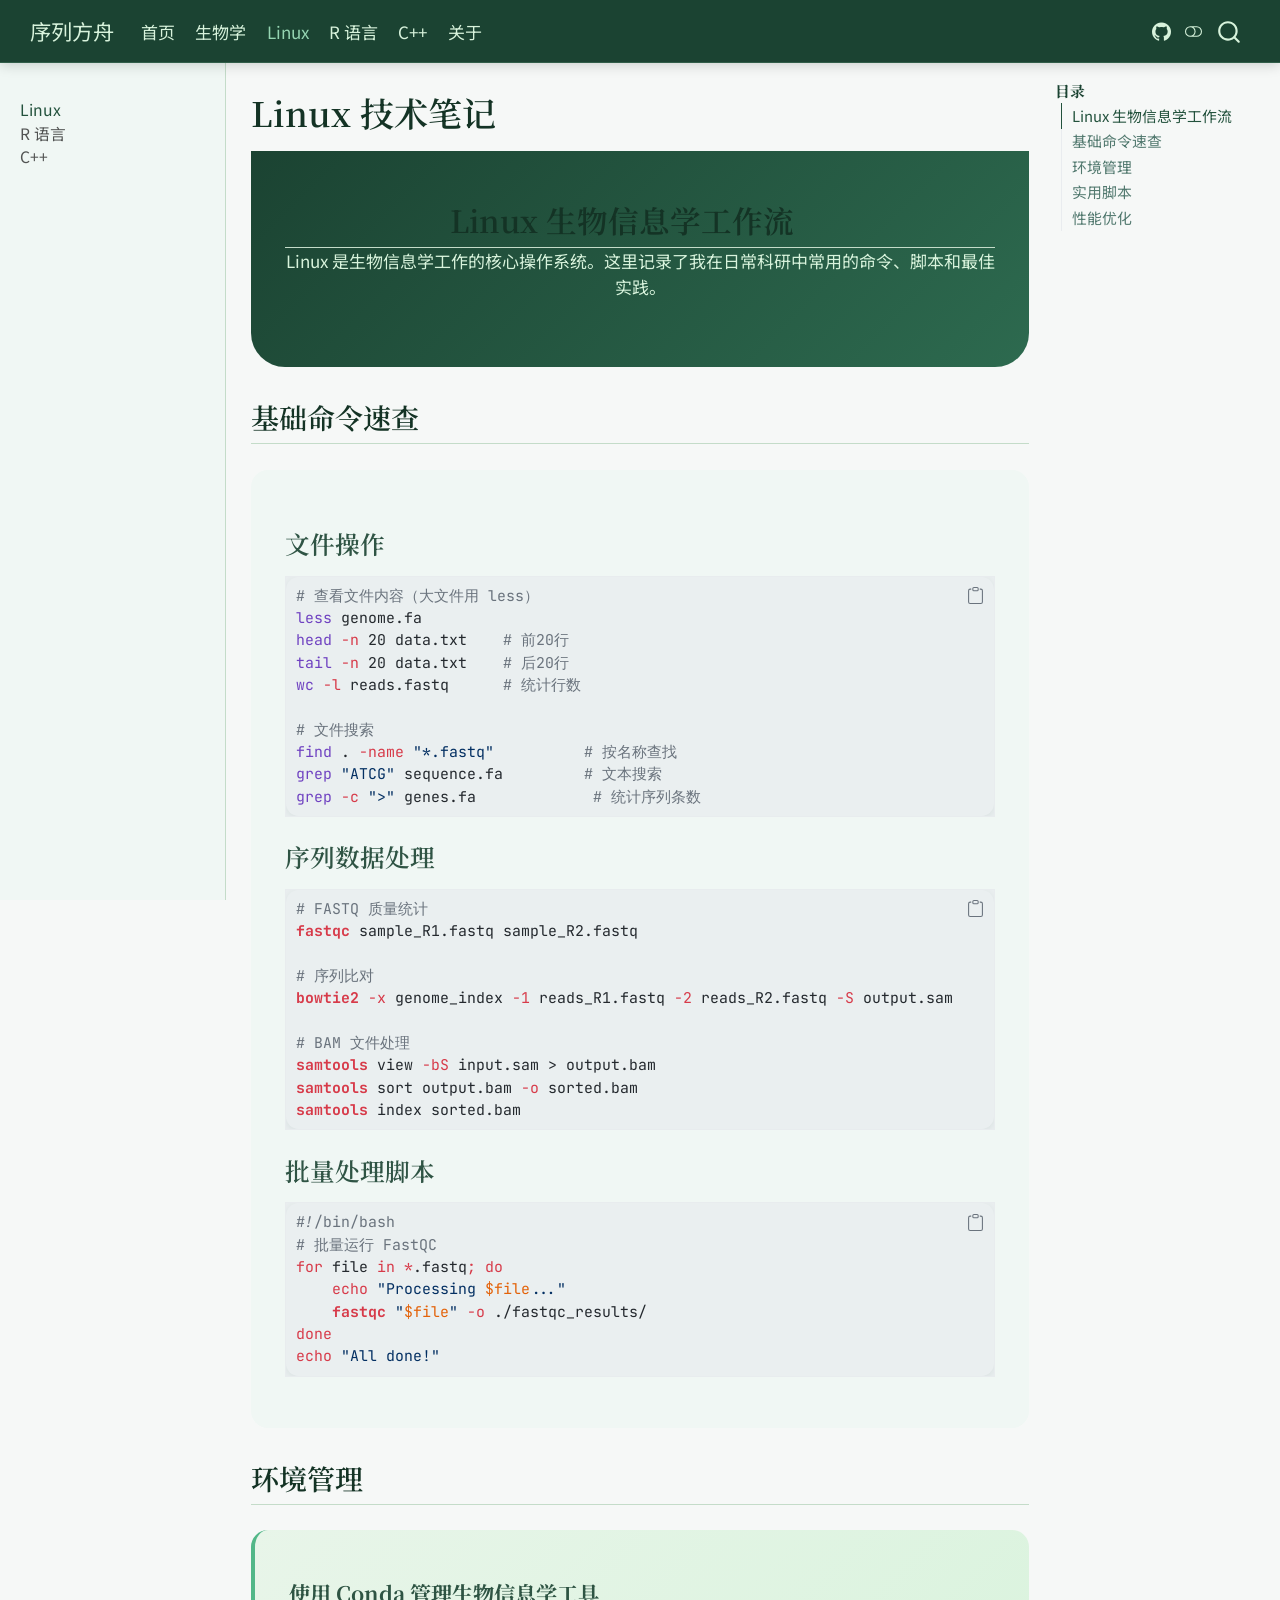
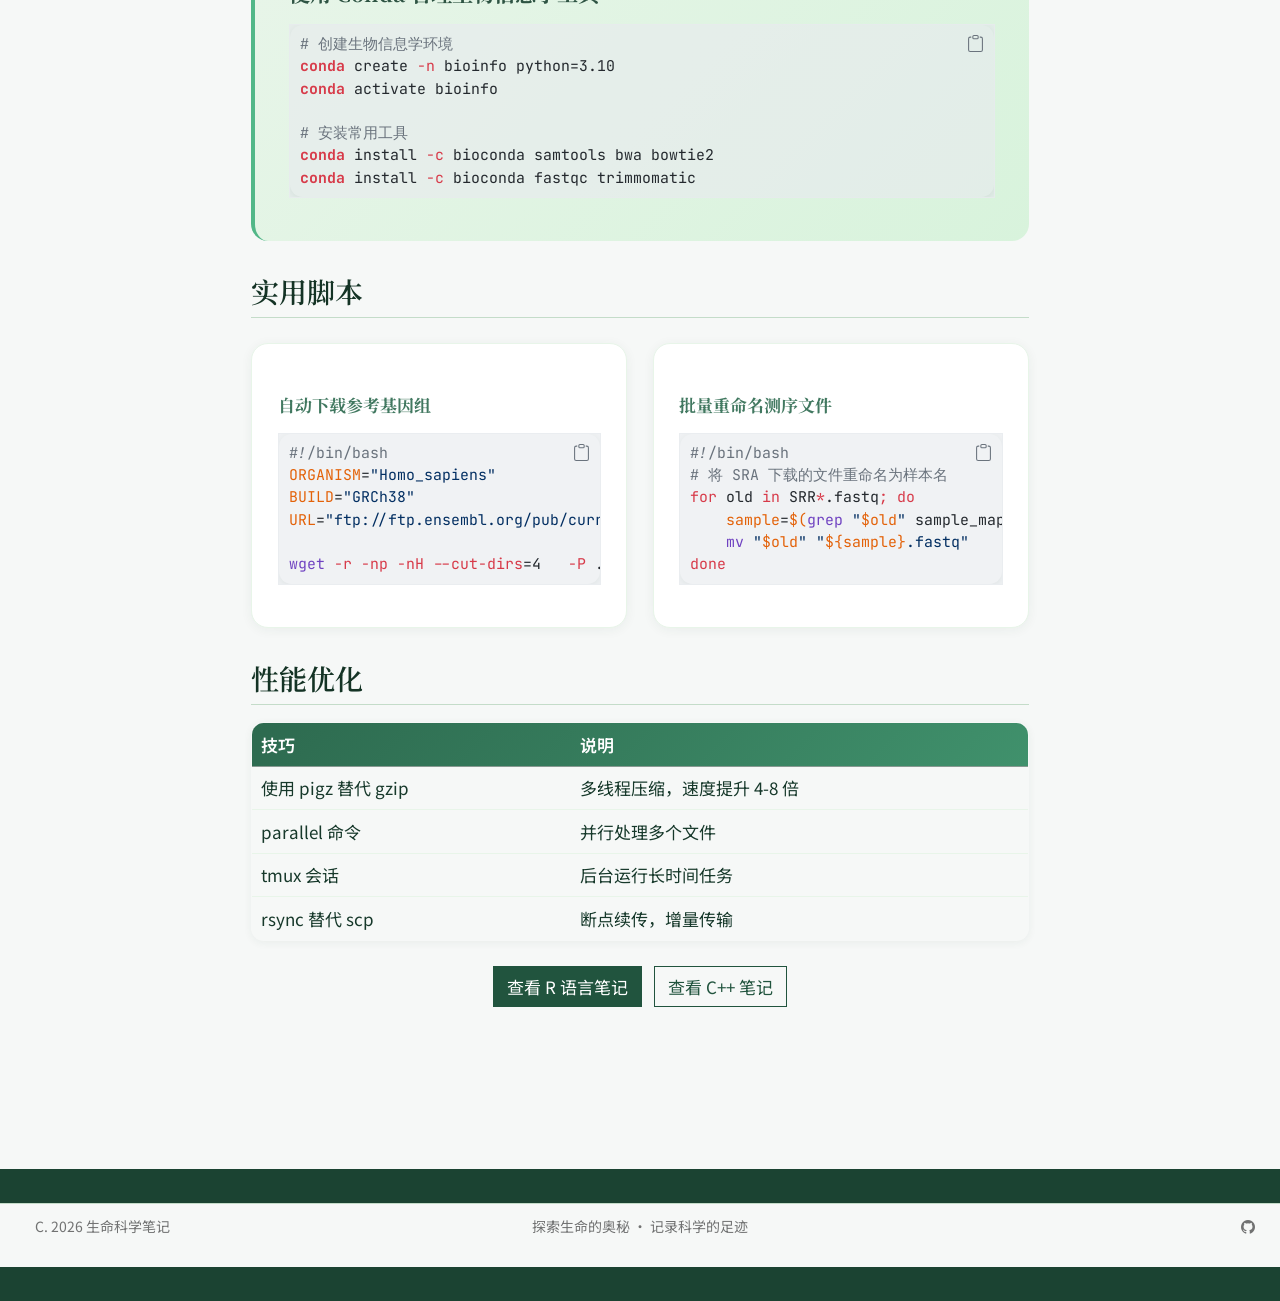
<file: docs/linux.html>
<!DOCTYPE html>
<html xmlns="http://www.w3.org/1999/xhtml" lang="en" xml:lang="en"><head>

<meta charset="utf-8">
<meta name="generator" content="quarto-1.9.38">

<meta name="viewport" content="width=device-width, initial-scale=1.0, user-scalable=yes">


<title>Linux 技术笔记 – 序列方舟</title>
<style>
/* Default styles provided by pandoc.
** See https://pandoc.org/MANUAL.html#variables-for-html for config info.
*/
code{white-space: pre-wrap;}
span.smallcaps{font-variant: small-caps;}
div.columns{display: flex; gap: min(4vw, 1.5em);}
div.column{flex: auto; overflow-x: auto;}
div.hanging-indent{margin-left: 1.5em; text-indent: -1.5em;}
ul.task-list{list-style: none;}
ul.task-list li input[type="checkbox"] {
  width: 0.8em;
  margin: 0 0.8em 0.2em -1em; /* quarto-specific, see https://github.com/quarto-dev/quarto-cli/issues/4556 */ 
  vertical-align: middle;
}
/* CSS for syntax highlighting */
html { -webkit-text-size-adjust: 100%; }
pre > code.sourceCode { white-space: pre; position: relative; }
pre > code.sourceCode > span { display: inline-block; line-height: 1.25; }
pre > code.sourceCode > span:empty { height: 1.2em; }
.sourceCode { overflow: visible; }
code.sourceCode > span { color: inherit; text-decoration: inherit; }
div.sourceCode { margin: 1em 0; }
pre.sourceCode { margin: 0; }
@media screen {
div.sourceCode { overflow: auto; }
}
@media print {
pre > code.sourceCode { white-space: pre-wrap; }
pre > code.sourceCode > span { text-indent: -5em; padding-left: 5em; }
}
pre.numberSource code
  { counter-reset: source-line 0; }
pre.numberSource code > span
  { position: relative; left: -4em; counter-increment: source-line; }
pre.numberSource code > span > a:first-child::before
  { content: counter(source-line);
    position: relative; left: -1em; text-align: right; vertical-align: baseline;
    border: none; display: inline-block;
    -webkit-touch-callout: none; -webkit-user-select: none;
    -khtml-user-select: none; -moz-user-select: none;
    -ms-user-select: none; user-select: none;
    padding: 0 4px; width: 4em;
  }
pre.numberSource { margin-left: 3em;  padding-left: 4px; }
div.sourceCode
  {   }
@media screen {
pre > code.sourceCode > span > a:first-child::before { text-decoration: underline; }
}
</style>


<script src="site_libs/quarto-nav/quarto-nav.js"></script>
<script src="site_libs/quarto-nav/headroom.min.js"></script>
<script src="site_libs/clipboard/clipboard.min.js"></script>
<script src="site_libs/quarto-search/autocomplete.umd.js"></script>
<script src="site_libs/quarto-search/fuse.min.js"></script>
<script src="site_libs/quarto-search/quarto-search.js"></script>
<meta name="quarto:offset" content="./">
<script src="site_libs/quarto-html/quarto.js" type="module"></script>
<script src="site_libs/quarto-html/tabsets/tabsets.js" type="module"></script>
<script src="site_libs/quarto-html/popper.min.js"></script>
<script src="site_libs/quarto-html/tippy.umd.min.js"></script>
<script src="site_libs/quarto-html/anchor.min.js"></script>
<link href="site_libs/quarto-html/tippy.css" rel="stylesheet">
<link href="site_libs/quarto-html/quarto-syntax-highlighting-d58168542e1b05ab509c510cbeb13b13.css" rel="stylesheet" class="quarto-color-scheme" id="quarto-text-highlighting-styles">
<link href="site_libs/quarto-html/quarto-syntax-highlighting-dark-88e37a8f5ac5aee93fe4de4f1f74577c.css" rel="stylesheet" class="quarto-color-scheme quarto-color-alternate" id="quarto-text-highlighting-styles">
<link href="site_libs/quarto-html/quarto-syntax-highlighting-d58168542e1b05ab509c510cbeb13b13.css" rel="stylesheet" class="quarto-color-scheme-extra" id="quarto-text-highlighting-styles">
<script src="site_libs/bootstrap/bootstrap.min.js"></script>
<link href="site_libs/bootstrap/bootstrap-icons.css" rel="stylesheet">
<link href="site_libs/bootstrap/bootstrap-2e532a7a63d333a9c66d74130b118163.min.css" rel="stylesheet" append-hash="true" class="quarto-color-scheme" id="quarto-bootstrap" data-mode="light">
<link href="site_libs/bootstrap/bootstrap-dark-53a19206c64a78d3fd4781d0062a2a1d.min.css" rel="stylesheet" append-hash="true" class="quarto-color-scheme quarto-color-alternate" id="quarto-bootstrap" data-mode="light">
<link href="site_libs/bootstrap/bootstrap-2e532a7a63d333a9c66d74130b118163.min.css" rel="stylesheet" append-hash="true" class="quarto-color-scheme-extra" id="quarto-bootstrap" data-mode="light">
<script id="quarto-search-options" type="application/json">{
  "location": "navbar",
  "copy-button": false,
  "collapse-after": 3,
  "panel-placement": "end",
  "type": "overlay",
  "limit": 50,
  "keyboard-shortcut": [
    "f",
    "/",
    "s"
  ],
  "show-item-context": false,
  "language": {
    "search-no-results-text": "No results",
    "search-matching-documents-text": "matching documents",
    "search-copy-link-title": "Copy link to search",
    "search-hide-matches-text": "Hide additional matches",
    "search-more-match-text": "more match in this document",
    "search-more-matches-text": "more matches in this document",
    "search-clear-button-title": "Clear",
    "search-text-placeholder": "",
    "search-detached-cancel-button-title": "Cancel",
    "search-submit-button-title": "Submit",
    "search-label": "Search"
  }
}</script>
<style>html{ scroll-behavior: smooth; }</style>
<link rel="preconnect" href="https://fonts.googleapis.com">
<link rel="preconnect" href="https://fonts.gstatic.com" crossorigin="">
<link href="https://fonts.googleapis.com/css2?family=Noto+Serif+SC:wght@400;600;700&amp;family=Noto+Sans+SC:wght@300;400;500;700&amp;family=JetBrains+Mono:wght@400;500&amp;display=swap" rel="stylesheet">


<link rel="stylesheet" href="styles/bio-theme.css">
</head>

<body class="nav-sidebar docked nav-fixed quarto-light"><script id="quarto-html-before-body" type="application/javascript">
    const toggleBodyColorMode = (bsSheetEl) => {
      const mode = bsSheetEl.getAttribute("data-mode");
      const bodyEl = window.document.querySelector("body");
      if (mode === "dark") {
        bodyEl.classList.add("quarto-dark");
        bodyEl.classList.remove("quarto-light");
      } else {
        bodyEl.classList.add("quarto-light");
        bodyEl.classList.remove("quarto-dark");
      }
    }
    const toggleBodyColorPrimary = () => {
      const bsSheetEl = window.document.querySelector("link#quarto-bootstrap:not([rel=disabled-stylesheet])");
      if (bsSheetEl) {
        toggleBodyColorMode(bsSheetEl);
      }
    }
    const setColorSchemeToggle = (alternate) => {
      const toggles = window.document.querySelectorAll('.quarto-color-scheme-toggle');
      for (let i=0; i < toggles.length; i++) {
        const toggle = toggles[i];
        if (toggle) {
          if (alternate) {
            toggle.classList.add("alternate");
          } else {
            toggle.classList.remove("alternate");
          }
        }
      }
    };
    const toggleColorMode = (alternate) => {
      // Switch the stylesheets
      const primaryStylesheets = window.document.querySelectorAll('link.quarto-color-scheme:not(.quarto-color-alternate)');
      const alternateStylesheets = window.document.querySelectorAll('link.quarto-color-scheme.quarto-color-alternate');
      manageTransitions('#quarto-margin-sidebar .nav-link', false);
      if (alternate) {
        // note: dark is layered on light, we don't disable primary!
        enableStylesheet(alternateStylesheets);
        for (const sheetNode of alternateStylesheets) {
          if (sheetNode.id === "quarto-bootstrap") {
            toggleBodyColorMode(sheetNode);
          }
        }
      } else {
        disableStylesheet(alternateStylesheets);
        enableStylesheet(primaryStylesheets)
        toggleBodyColorPrimary();
      }
      manageTransitions('#quarto-margin-sidebar .nav-link', true);
      // Switch the toggles
      setColorSchemeToggle(alternate)
      // Hack to workaround the fact that safari doesn't
      // properly recolor the scrollbar when toggling (#1455)
      if (navigator.userAgent.indexOf('Safari') > 0 && navigator.userAgent.indexOf('Chrome') == -1) {
        manageTransitions("body", false);
        window.scrollTo(0, 1);
        setTimeout(() => {
          window.scrollTo(0, 0);
          manageTransitions("body", true);
        }, 40);
      }
    }
    const disableStylesheet = (stylesheets) => {
      for (let i=0; i < stylesheets.length; i++) {
        const stylesheet = stylesheets[i];
        stylesheet.rel = 'disabled-stylesheet';
      }
    }
    const enableStylesheet = (stylesheets) => {
      for (let i=0; i < stylesheets.length; i++) {
        const stylesheet = stylesheets[i];
        if(stylesheet.rel !== 'stylesheet') { // for Chrome, which will still FOUC without this check
          stylesheet.rel = 'stylesheet';
        }
      }
    }
    const manageTransitions = (selector, allowTransitions) => {
      const els = window.document.querySelectorAll(selector);
      for (let i=0; i < els.length; i++) {
        const el = els[i];
        if (allowTransitions) {
          el.classList.remove('notransition');
        } else {
          el.classList.add('notransition');
        }
      }
    }
    const isFileUrl = () => {
      return window.location.protocol === 'file:';
    }
    const hasAlternateSentinel = () => {
      let styleSentinel = getColorSchemeSentinel();
      if (styleSentinel !== null) {
        return styleSentinel === "alternate";
      } else {
        return false;
      }
    }
    const setStyleSentinel = (alternate) => {
      const value = alternate ? "alternate" : "default";
      if (!isFileUrl()) {
        window.localStorage.setItem("quarto-color-scheme", value);
      } else {
        localAlternateSentinel = value;
      }
    }
    const getColorSchemeSentinel = () => {
      if (!isFileUrl()) {
        const storageValue = window.localStorage.getItem("quarto-color-scheme");
        return storageValue != null ? storageValue : localAlternateSentinel;
      } else {
        return localAlternateSentinel;
      }
    }
    const toggleGiscusIfUsed = (isAlternate, darkModeDefault) => {
      const baseTheme = document.querySelector('#giscus-base-theme')?.value ?? 'light';
      const alternateTheme = document.querySelector('#giscus-alt-theme')?.value ?? 'dark';
      let newTheme = '';
      if(authorPrefersDark) {
        newTheme = isAlternate ? baseTheme : alternateTheme;
      } else {
        newTheme = isAlternate ? alternateTheme : baseTheme;
      }
      const changeGiscusTheme = () => {
        // From: https://github.com/giscus/giscus/issues/336
        const sendMessage = (message) => {
          const iframe = document.querySelector('iframe.giscus-frame');
          if (!iframe) return;
          iframe.contentWindow.postMessage({ giscus: message }, 'https://giscus.app');
        }
        sendMessage({
          setConfig: {
            theme: newTheme
          }
        });
      }
      const isGiscussLoaded = window.document.querySelector('iframe.giscus-frame') !== null;
      if (isGiscussLoaded) {
        changeGiscusTheme();
      }
    };
    const authorPrefersDark = false;
    const darkModeDefault = authorPrefersDark;
      document.querySelector('link#quarto-text-highlighting-styles.quarto-color-scheme-extra').rel = 'disabled-stylesheet';
      document.querySelector('link#quarto-bootstrap.quarto-color-scheme-extra').rel = 'disabled-stylesheet';
    let localAlternateSentinel = darkModeDefault ? 'alternate' : 'default';
    // Dark / light mode switch
    window.quartoToggleColorScheme = () => {
      // Read the current dark / light value
      let toAlternate = !hasAlternateSentinel();
      toggleColorMode(toAlternate);
      setStyleSentinel(toAlternate);
      toggleGiscusIfUsed(toAlternate, darkModeDefault);
      window.dispatchEvent(new Event('resize'));
    };
    // Switch to dark mode if need be
    if (hasAlternateSentinel()) {
      toggleColorMode(true);
    } else {
      toggleColorMode(false);
    }
  </script>

<div id="quarto-search-results"></div>
  <header id="quarto-header" class="headroom fixed-top">
    <nav class="navbar navbar-expand-lg " data-bs-theme="dark">
      <div class="navbar-container container-fluid">
      <div class="navbar-brand-container mx-auto">
    <a class="navbar-brand" href="./index.html">
    <span class="navbar-title">序列方舟</span>
    </a>
  </div>
            <div id="quarto-search" class="" title="Search"></div>
          <button class="navbar-toggler" type="button" data-bs-toggle="collapse" data-bs-target="#navbarCollapse" aria-controls="navbarCollapse" role="menu" aria-expanded="false" aria-label="Toggle navigation" onclick="if (window.quartoToggleHeadroom) { window.quartoToggleHeadroom(); }">
  <span class="navbar-toggler-icon"></span>
</button>
          <div class="collapse navbar-collapse" id="navbarCollapse">
            <ul class="navbar-nav navbar-nav-scroll me-auto">
  <li class="nav-item">
    <a class="nav-link" href="./index.html"> 
<span class="menu-text">首页</span></a>
  </li>  
  <li class="nav-item">
    <a class="nav-link" href="./posts.html"> 
<span class="menu-text">生物学</span></a>
  </li>  
  <li class="nav-item">
    <a class="nav-link active" href="./linux.html" aria-current="page"> 
<span class="menu-text">Linux</span></a>
  </li>  
  <li class="nav-item">
    <a class="nav-link" href="./r-lang.html"> 
<span class="menu-text">R 语言</span></a>
  </li>  
  <li class="nav-item">
    <a class="nav-link" href="./cpp.html"> 
<span class="menu-text">C++</span></a>
  </li>  
  <li class="nav-item">
    <a class="nav-link" href="./about.html"> 
<span class="menu-text">关于</span></a>
  </li>  
</ul>
            <ul class="navbar-nav navbar-nav-scroll ms-auto">
  <li class="nav-item compact">
    <a class="nav-link" href="https://github.com"> <i class="bi bi-github" role="img" aria-label="GitHub">
</i> 
<span class="menu-text"></span></a>
  </li>  
</ul>
          </div> <!-- /navcollapse -->
            <div class="quarto-navbar-tools">
  <a href="" class="quarto-color-scheme-toggle quarto-navigation-tool  px-1" onclick="window.quartoToggleColorScheme(); return false;" title="Toggle dark mode"><i class="bi"></i></a>
</div>
      </div> <!-- /container-fluid -->
    </nav>
  <nav class="quarto-secondary-nav">
    <div class="container-fluid d-flex">
      <button type="button" class="quarto-btn-toggle btn" data-bs-toggle="collapse" role="button" data-bs-target=".quarto-sidebar-collapse-item" aria-controls="quarto-sidebar" aria-expanded="false" aria-label="Toggle sidebar navigation" onclick="if (window.quartoToggleHeadroom) { window.quartoToggleHeadroom(); }">
        <i class="bi bi-layout-text-sidebar-reverse"></i>
      </button>
        <nav class="quarto-page-breadcrumbs" aria-label="breadcrumb"><ol class="breadcrumb"><li class="breadcrumb-item"><a href="./linux.html">Linux</a></li></ol></nav>
        <a class="flex-grow-1" role="navigation" data-bs-toggle="collapse" data-bs-target=".quarto-sidebar-collapse-item" aria-controls="quarto-sidebar" aria-expanded="false" aria-label="Toggle sidebar navigation" onclick="if (window.quartoToggleHeadroom) { window.quartoToggleHeadroom(); }">      
        </a>
    </div>
  </nav>
</header>
<!-- content -->
<div id="quarto-content" class="quarto-container page-columns page-rows-contents page-layout-article page-navbar">
<!-- sidebar -->
  <nav id="quarto-sidebar" class="sidebar collapse collapse-horizontal quarto-sidebar-collapse-item sidebar-navigation docked overflow-auto">
    <div class="sidebar-menu-container"> 
    <ul class="list-unstyled mt-1">
        <li class="sidebar-item">
  <div class="sidebar-item-container"> 
  <a href="./linux.html" class="sidebar-item-text sidebar-link active">
 <span class="menu-text">Linux</span></a>
  </div>
</li>
        <li class="sidebar-item">
  <div class="sidebar-item-container"> 
  <a href="./r-lang.html" class="sidebar-item-text sidebar-link">
 <span class="menu-text">R 语言</span></a>
  </div>
</li>
        <li class="sidebar-item">
  <div class="sidebar-item-container"> 
  <a href="./cpp.html" class="sidebar-item-text sidebar-link">
 <span class="menu-text">C++</span></a>
  </div>
</li>
    </ul>
    </div>
</nav>
<div id="quarto-sidebar-glass" class="quarto-sidebar-collapse-item" data-bs-toggle="collapse" data-bs-target=".quarto-sidebar-collapse-item"></div>
<!-- margin-sidebar -->
    <div id="quarto-margin-sidebar" class="sidebar margin-sidebar">
        <nav id="TOC" role="doc-toc" class="toc-active">
    <h2 id="toc-title">目录</h2>
   
  <ul>
  <li><a href="#linux-生物信息学工作流" id="toc-linux-生物信息学工作流" class="nav-link active" data-scroll-target="#linux-生物信息学工作流">Linux 生物信息学工作流</a></li>
  <li><a href="#基础命令速查" id="toc-基础命令速查" class="nav-link" data-scroll-target="#基础命令速查">基础命令速查</a></li>
  <li><a href="#环境管理" id="toc-环境管理" class="nav-link" data-scroll-target="#环境管理">环境管理</a></li>
  <li><a href="#实用脚本" id="toc-实用脚本" class="nav-link" data-scroll-target="#实用脚本">实用脚本</a></li>
  <li><a href="#性能优化" id="toc-性能优化" class="nav-link" data-scroll-target="#性能优化">性能优化</a></li>
  </ul>
</nav>
    </div>
<!-- main -->
<main class="content" id="quarto-document-content">


<header id="title-block-header" class="quarto-title-block default">
<div class="quarto-title">
<h1 class="title">Linux 技术笔记</h1>
</div>



<div class="quarto-title-meta">

    
  
    
  </div>
  


</header>


<section id="linux-生物信息学工作流" class="level2 tech-hero linux-hero">
<h2 class="anchored" data-anchor-id="linux-生物信息学工作流">Linux 生物信息学工作流</h2>
<p>Linux 是生物信息学工作的核心操作系统。这里记录了我在日常科研中常用的命令、脚本和最佳实践。</p>
</section>
<section id="基础命令速查" class="level2">
<h2 class="anchored" data-anchor-id="基础命令速查">基础命令速查</h2>
<div class="cheatsheet">
<section id="文件操作" class="level3">
<h3 class="anchored" data-anchor-id="文件操作">文件操作</h3>
<div class="code-copy-outer-scaffold"><div class="sourceCode" id="cb1"><pre class="sourceCode bash code-with-copy"><code class="sourceCode bash"><span id="cb1-1"><a href="#cb1-1" aria-hidden="true" tabindex="-1"></a><span class="co"># 查看文件内容（大文件用 less）</span></span>
<span id="cb1-2"><a href="#cb1-2" aria-hidden="true" tabindex="-1"></a><span class="fu">less</span> genome.fa</span>
<span id="cb1-3"><a href="#cb1-3" aria-hidden="true" tabindex="-1"></a><span class="fu">head</span> <span class="at">-n</span> 20 data.txt    <span class="co"># 前20行</span></span>
<span id="cb1-4"><a href="#cb1-4" aria-hidden="true" tabindex="-1"></a><span class="fu">tail</span> <span class="at">-n</span> 20 data.txt    <span class="co"># 后20行</span></span>
<span id="cb1-5"><a href="#cb1-5" aria-hidden="true" tabindex="-1"></a><span class="fu">wc</span> <span class="at">-l</span> reads.fastq      <span class="co"># 统计行数</span></span>
<span id="cb1-6"><a href="#cb1-6" aria-hidden="true" tabindex="-1"></a></span>
<span id="cb1-7"><a href="#cb1-7" aria-hidden="true" tabindex="-1"></a><span class="co"># 文件搜索</span></span>
<span id="cb1-8"><a href="#cb1-8" aria-hidden="true" tabindex="-1"></a><span class="fu">find</span> . <span class="at">-name</span> <span class="st">"*.fastq"</span>          <span class="co"># 按名称查找</span></span>
<span id="cb1-9"><a href="#cb1-9" aria-hidden="true" tabindex="-1"></a><span class="fu">grep</span> <span class="st">"ATCG"</span> sequence.fa         <span class="co"># 文本搜索</span></span>
<span id="cb1-10"><a href="#cb1-10" aria-hidden="true" tabindex="-1"></a><span class="fu">grep</span> <span class="at">-c</span> <span class="st">"&gt;"</span> genes.fa             <span class="co"># 统计序列条数</span></span></code></pre></div><button title="Copy to Clipboard" class="code-copy-button"><i class="bi"></i></button></div>
</section>
<section id="序列数据处理" class="level3">
<h3 class="anchored" data-anchor-id="序列数据处理">序列数据处理</h3>
<div class="code-copy-outer-scaffold"><div class="sourceCode" id="cb2"><pre class="sourceCode bash code-with-copy"><code class="sourceCode bash"><span id="cb2-1"><a href="#cb2-1" aria-hidden="true" tabindex="-1"></a><span class="co"># FASTQ 质量统计</span></span>
<span id="cb2-2"><a href="#cb2-2" aria-hidden="true" tabindex="-1"></a><span class="ex">fastqc</span> sample_R1.fastq sample_R2.fastq</span>
<span id="cb2-3"><a href="#cb2-3" aria-hidden="true" tabindex="-1"></a></span>
<span id="cb2-4"><a href="#cb2-4" aria-hidden="true" tabindex="-1"></a><span class="co"># 序列比对</span></span>
<span id="cb2-5"><a href="#cb2-5" aria-hidden="true" tabindex="-1"></a><span class="ex">bowtie2</span> <span class="at">-x</span> genome_index <span class="at">-1</span> reads_R1.fastq <span class="at">-2</span> reads_R2.fastq <span class="at">-S</span> output.sam</span>
<span id="cb2-6"><a href="#cb2-6" aria-hidden="true" tabindex="-1"></a></span>
<span id="cb2-7"><a href="#cb2-7" aria-hidden="true" tabindex="-1"></a><span class="co"># BAM 文件处理</span></span>
<span id="cb2-8"><a href="#cb2-8" aria-hidden="true" tabindex="-1"></a><span class="ex">samtools</span> view <span class="at">-bS</span> input.sam <span class="op">&gt;</span> output.bam</span>
<span id="cb2-9"><a href="#cb2-9" aria-hidden="true" tabindex="-1"></a><span class="ex">samtools</span> sort output.bam <span class="at">-o</span> sorted.bam</span>
<span id="cb2-10"><a href="#cb2-10" aria-hidden="true" tabindex="-1"></a><span class="ex">samtools</span> index sorted.bam</span></code></pre></div><button title="Copy to Clipboard" class="code-copy-button"><i class="bi"></i></button></div>
</section>
<section id="批量处理脚本" class="level3">
<h3 class="anchored" data-anchor-id="批量处理脚本">批量处理脚本</h3>
<div class="code-copy-outer-scaffold"><div class="sourceCode" id="cb3"><pre class="sourceCode bash code-with-copy"><code class="sourceCode bash"><span id="cb3-1"><a href="#cb3-1" aria-hidden="true" tabindex="-1"></a><span class="co">#!/bin/bash</span></span>
<span id="cb3-2"><a href="#cb3-2" aria-hidden="true" tabindex="-1"></a><span class="co"># 批量运行 FastQC</span></span>
<span id="cb3-3"><a href="#cb3-3" aria-hidden="true" tabindex="-1"></a><span class="cf">for</span> file <span class="kw">in</span> <span class="pp">*</span>.fastq<span class="kw">;</span> <span class="cf">do</span></span>
<span id="cb3-4"><a href="#cb3-4" aria-hidden="true" tabindex="-1"></a>    <span class="bu">echo</span> <span class="st">"Processing </span><span class="va">$file</span><span class="st">..."</span></span>
<span id="cb3-5"><a href="#cb3-5" aria-hidden="true" tabindex="-1"></a>    <span class="ex">fastqc</span> <span class="st">"</span><span class="va">$file</span><span class="st">"</span> <span class="at">-o</span> ./fastqc_results/</span>
<span id="cb3-6"><a href="#cb3-6" aria-hidden="true" tabindex="-1"></a><span class="cf">done</span></span>
<span id="cb3-7"><a href="#cb3-7" aria-hidden="true" tabindex="-1"></a><span class="bu">echo</span> <span class="st">"All done!"</span></span></code></pre></div><button title="Copy to Clipboard" class="code-copy-button"><i class="bi"></i></button></div>
</section>
</div>
</section>
<section id="环境管理" class="level2">
<h2 class="anchored" data-anchor-id="环境管理">环境管理</h2>
<section id="使用-conda-管理生物信息学工具" class="level4 tip-box">
<h4 class="anchored" data-anchor-id="使用-conda-管理生物信息学工具">使用 Conda 管理生物信息学工具</h4>
<div class="code-copy-outer-scaffold"><div class="sourceCode" id="cb4"><pre class="sourceCode bash code-with-copy"><code class="sourceCode bash"><span id="cb4-1"><a href="#cb4-1" aria-hidden="true" tabindex="-1"></a><span class="co"># 创建生物信息学环境</span></span>
<span id="cb4-2"><a href="#cb4-2" aria-hidden="true" tabindex="-1"></a><span class="ex">conda</span> create <span class="at">-n</span> bioinfo python=3.10</span>
<span id="cb4-3"><a href="#cb4-3" aria-hidden="true" tabindex="-1"></a><span class="ex">conda</span> activate bioinfo</span>
<span id="cb4-4"><a href="#cb4-4" aria-hidden="true" tabindex="-1"></a></span>
<span id="cb4-5"><a href="#cb4-5" aria-hidden="true" tabindex="-1"></a><span class="co"># 安装常用工具</span></span>
<span id="cb4-6"><a href="#cb4-6" aria-hidden="true" tabindex="-1"></a><span class="ex">conda</span> install <span class="at">-c</span> bioconda samtools bwa bowtie2</span>
<span id="cb4-7"><a href="#cb4-7" aria-hidden="true" tabindex="-1"></a><span class="ex">conda</span> install <span class="at">-c</span> bioconda fastqc trimmomatic</span></code></pre></div><button title="Copy to Clipboard" class="code-copy-button"><i class="bi"></i></button></div>
</section>
</section>
<section id="实用脚本" class="level2">
<h2 class="anchored" data-anchor-id="实用脚本">实用脚本</h2>
<div class="script-grid">
<section id="自动下载参考基因组" class="level4 script-card">
<h4 class="anchored" data-anchor-id="自动下载参考基因组">自动下载参考基因组</h4>
<div class="code-copy-outer-scaffold"><div class="sourceCode" id="cb5"><pre class="sourceCode bash code-with-copy"><code class="sourceCode bash"><span id="cb5-1"><a href="#cb5-1" aria-hidden="true" tabindex="-1"></a><span class="co">#!/bin/bash</span></span>
<span id="cb5-2"><a href="#cb5-2" aria-hidden="true" tabindex="-1"></a><span class="va">ORGANISM</span><span class="op">=</span><span class="st">"Homo_sapiens"</span></span>
<span id="cb5-3"><a href="#cb5-3" aria-hidden="true" tabindex="-1"></a><span class="va">BUILD</span><span class="op">=</span><span class="st">"GRCh38"</span></span>
<span id="cb5-4"><a href="#cb5-4" aria-hidden="true" tabindex="-1"></a><span class="va">URL</span><span class="op">=</span><span class="st">"ftp://ftp.ensembl.org/pub/current_fasta/</span><span class="va">${ORGANISM</span><span class="op">,,</span><span class="va">}</span><span class="st">/dna/"</span></span>
<span id="cb5-5"><a href="#cb5-5" aria-hidden="true" tabindex="-1"></a></span>
<span id="cb5-6"><a href="#cb5-6" aria-hidden="true" tabindex="-1"></a><span class="fu">wget</span> <span class="at">-r</span> <span class="at">-np</span> <span class="at">-nH</span> <span class="at">--cut-dirs</span><span class="op">=</span>4   <span class="at">-P</span> ./reference/   <span class="at">-A</span> <span class="st">"*.dna.primary_assembly.fa.gz"</span>   <span class="st">"</span><span class="va">$URL</span><span class="st">"</span></span></code></pre></div><button title="Copy to Clipboard" class="code-copy-button"><i class="bi"></i></button></div>
</section>
<section id="批量重命名测序文件" class="level4 script-card">
<h4 class="anchored" data-anchor-id="批量重命名测序文件">批量重命名测序文件</h4>
<div class="code-copy-outer-scaffold"><div class="sourceCode" id="cb6"><pre class="sourceCode bash code-with-copy"><code class="sourceCode bash"><span id="cb6-1"><a href="#cb6-1" aria-hidden="true" tabindex="-1"></a><span class="co">#!/bin/bash</span></span>
<span id="cb6-2"><a href="#cb6-2" aria-hidden="true" tabindex="-1"></a><span class="co"># 将 SRA 下载的文件重命名为样本名</span></span>
<span id="cb6-3"><a href="#cb6-3" aria-hidden="true" tabindex="-1"></a><span class="cf">for</span> old <span class="kw">in</span> SRR<span class="pp">*</span>.fastq<span class="kw">;</span> <span class="cf">do</span></span>
<span id="cb6-4"><a href="#cb6-4" aria-hidden="true" tabindex="-1"></a>    <span class="va">sample</span><span class="op">=</span><span class="va">$(</span><span class="fu">grep</span> <span class="st">"</span><span class="va">$old</span><span class="st">"</span> sample_map.txt <span class="kw">|</span> <span class="fu">cut</span> <span class="at">-f2</span><span class="va">)</span></span>
<span id="cb6-5"><a href="#cb6-5" aria-hidden="true" tabindex="-1"></a>    <span class="fu">mv</span> <span class="st">"</span><span class="va">$old</span><span class="st">"</span> <span class="st">"</span><span class="va">${sample}</span><span class="st">.fastq"</span></span>
<span id="cb6-6"><a href="#cb6-6" aria-hidden="true" tabindex="-1"></a><span class="cf">done</span></span></code></pre></div><button title="Copy to Clipboard" class="code-copy-button"><i class="bi"></i></button></div>
</section>
</div>
</section>
<section id="性能优化" class="level2">
<h2 class="anchored" data-anchor-id="性能优化">性能优化</h2>
<table class="caption-top table">
<thead>
<tr class="header">
<th>技巧</th>
<th>说明</th>
</tr>
</thead>
<tbody>
<tr class="odd">
<td>使用 pigz 替代 gzip</td>
<td>多线程压缩，速度提升 4-8 倍</td>
</tr>
<tr class="even">
<td>parallel 命令</td>
<td>并行处理多个文件</td>
</tr>
<tr class="odd">
<td>tmux 会话</td>
<td>后台运行长时间任务</td>
</tr>
<tr class="even">
<td>rsync 替代 scp</td>
<td>断点续传，增量传输</td>
</tr>
</tbody>
</table>
<div class="text-center mt-4">
<p><a href="./r-lang.html" class="btn btn-primary me-2">查看 R 语言笔记</a> <a href="./cpp.html" class="btn btn-outline-primary">查看 C++ 笔记</a></p>
</div>


</section>

</main> <!-- /main -->
<script id="quarto-html-after-body" type="application/javascript">
  window.document.addEventListener("DOMContentLoaded", function (event) {
    // Ensure there is a toggle, if there isn't float one in the top right
    if (window.document.querySelector('.quarto-color-scheme-toggle') === null) {
      const a = window.document.createElement('a');
      a.classList.add('top-right');
      a.classList.add('quarto-color-scheme-toggle');
      a.href = "";
      a.onclick = function() { try { window.quartoToggleColorScheme(); } catch {} return false; };
      const i = window.document.createElement("i");
      i.classList.add('bi');
      a.appendChild(i);
      window.document.body.appendChild(a);
    }
    setColorSchemeToggle(hasAlternateSentinel())
    const icon = "";
    const anchorJS = new window.AnchorJS();
    anchorJS.options = {
      placement: 'right',
      icon: icon
    };
    anchorJS.add('.anchored');
    const isCodeAnnotation = (el) => {
      for (const clz of el.classList) {
        if (clz.startsWith('code-annotation-')) {                     
          return true;
        }
      }
      return false;
    }
    const onCopySuccess = function(e) {
      // button target
      const button = e.trigger;
      // don't keep focus
      button.blur();
      // flash "checked"
      button.classList.add('code-copy-button-checked');
      var currentTitle = button.getAttribute("title");
      button.setAttribute("title", "Copied!");
      let tooltip;
      if (window.bootstrap) {
        button.setAttribute("data-bs-toggle", "tooltip");
        button.setAttribute("data-bs-placement", "left");
        button.setAttribute("data-bs-title", "Copied!");
        tooltip = new bootstrap.Tooltip(button, 
          { trigger: "manual", 
            customClass: "code-copy-button-tooltip",
            offset: [0, -8]});
        tooltip.show();    
      }
      setTimeout(function() {
        if (tooltip) {
          tooltip.hide();
          button.removeAttribute("data-bs-title");
          button.removeAttribute("data-bs-toggle");
          button.removeAttribute("data-bs-placement");
        }
        button.setAttribute("title", currentTitle);
        button.classList.remove('code-copy-button-checked');
      }, 1000);
      // clear code selection
      e.clearSelection();
    }
    const getTextToCopy = function(trigger) {
      const outerScaffold = trigger.parentElement.cloneNode(true);
      const codeEl = outerScaffold.querySelector('code');
      for (const childEl of codeEl.children) {
        if (isCodeAnnotation(childEl)) {
          childEl.remove();
        }
      }
      return codeEl.innerText;
    }
    const clipboard = new window.ClipboardJS('.code-copy-button:not([data-in-quarto-modal])', {
      text: getTextToCopy
    });
    clipboard.on('success', onCopySuccess);
    if (window.document.getElementById('quarto-embedded-source-code-modal')) {
      const clipboardModal = new window.ClipboardJS('.code-copy-button[data-in-quarto-modal]', {
        text: getTextToCopy,
        container: window.document.getElementById('quarto-embedded-source-code-modal')
      });
      clipboardModal.on('success', onCopySuccess);
    }
      var localhostRegex = new RegExp(/^(?:http|https):\/\/localhost\:?[0-9]*\//);
      var mailtoRegex = new RegExp(/^mailto:/);
        var filterRegex = new RegExp('/' + window.location.host + '/');
      var isInternal = (href) => {
          return filterRegex.test(href) || localhostRegex.test(href) || mailtoRegex.test(href);
      }
      // Inspect non-navigation links and adorn them if external
     var links = window.document.querySelectorAll('a[href]:not(.nav-link):not(.navbar-brand):not(.toc-action):not(.sidebar-link):not(.sidebar-item-toggle):not(.pagination-link):not(.no-external):not([aria-hidden]):not(.dropdown-item):not(.quarto-navigation-tool):not(.about-link)');
      for (var i=0; i<links.length; i++) {
        const link = links[i];
        if (!isInternal(link.href)) {
          // undo the damage that might have been done by quarto-nav.js in the case of
          // links that we want to consider external
          if (link.dataset.originalHref !== undefined) {
            link.href = link.dataset.originalHref;
          }
        }
      }
    function tippyHover(el, contentFn, onTriggerFn, onUntriggerFn) {
      const config = {
        allowHTML: true,
        maxWidth: 500,
        delay: 100,
        arrow: false,
        appendTo: function(el) {
            return el.parentElement;
        },
        interactive: true,
        interactiveBorder: 10,
        theme: 'quarto',
        placement: 'bottom-start',
      };
      if (contentFn) {
        config.content = contentFn;
      }
      if (onTriggerFn) {
        config.onTrigger = onTriggerFn;
      }
      if (onUntriggerFn) {
        config.onUntrigger = onUntriggerFn;
      }
      window.tippy(el, config); 
    }
    const noterefs = window.document.querySelectorAll('a[role="doc-noteref"]');
    for (var i=0; i<noterefs.length; i++) {
      const ref = noterefs[i];
      tippyHover(ref, function() {
        // use id or data attribute instead here
        let href = ref.getAttribute('data-footnote-href') || ref.getAttribute('href');
        try { href = new URL(href).hash; } catch {}
        const id = href.replace(/^#\/?/, "");
        const note = window.document.getElementById(id);
        if (note) {
          return note.innerHTML;
        } else {
          return "";
        }
      });
    }
    const xrefs = window.document.querySelectorAll('a.quarto-xref');
    const processXRef = (id, note) => {
      // Strip column container classes
      const stripColumnClz = (el) => {
        el.classList.remove("page-full", "page-columns");
        if (el.children) {
          for (const child of el.children) {
            stripColumnClz(child);
          }
        }
      }
      stripColumnClz(note)
      if (id === null || id.startsWith('sec-')) {
        // Special case sections, only their first couple elements
        const container = document.createElement("div");
        if (note.children && note.children.length > 2) {
          container.appendChild(note.children[0].cloneNode(true));
          for (let i = 1; i < note.children.length; i++) {
            const child = note.children[i];
            if (child.tagName === "P" && child.innerText === "") {
              continue;
            } else {
              container.appendChild(child.cloneNode(true));
              break;
            }
          }
          if (window.Quarto?.typesetMath) {
            window.Quarto.typesetMath(container);
          }
          return container.innerHTML
        } else {
          if (window.Quarto?.typesetMath) {
            window.Quarto.typesetMath(note);
          }
          return note.innerHTML;
        }
      } else {
        // Remove any anchor links if they are present
        const anchorLink = note.querySelector('a.anchorjs-link');
        if (anchorLink) {
          anchorLink.remove();
        }
        if (window.Quarto?.typesetMath) {
          window.Quarto.typesetMath(note);
        }
        if (note.classList.contains("callout")) {
          return note.outerHTML;
        } else {
          return note.innerHTML;
        }
      }
    }
    for (var i=0; i<xrefs.length; i++) {
      const xref = xrefs[i];
      tippyHover(xref, undefined, function(instance) {
        instance.disable();
        let url = xref.getAttribute('href');
        let hash = undefined; 
        if (url.startsWith('#')) {
          hash = url;
        } else {
          try { hash = new URL(url).hash; } catch {}
        }
        if (hash) {
          const id = hash.replace(/^#\/?/, "");
          const note = window.document.getElementById(id);
          if (note !== null) {
            try {
              const html = processXRef(id, note.cloneNode(true));
              instance.setContent(html);
            } finally {
              instance.enable();
              instance.show();
            }
          } else {
            // See if we can fetch this
            fetch(url.split('#')[0])
            .then(res => res.text())
            .then(html => {
              const parser = new DOMParser();
              const htmlDoc = parser.parseFromString(html, "text/html");
              const note = htmlDoc.getElementById(id);
              if (note !== null) {
                const html = processXRef(id, note);
                instance.setContent(html);
              } 
            }).finally(() => {
              instance.enable();
              instance.show();
            });
          }
        } else {
          // See if we can fetch a full url (with no hash to target)
          // This is a special case and we should probably do some content thinning / targeting
          fetch(url)
          .then(res => res.text())
          .then(html => {
            const parser = new DOMParser();
            const htmlDoc = parser.parseFromString(html, "text/html");
            const note = htmlDoc.querySelector('main.content');
            if (note !== null) {
              // This should only happen for chapter cross references
              // (since there is no id in the URL)
              // remove the first header
              if (note.children.length > 0 && note.children[0].tagName === "HEADER") {
                note.children[0].remove();
              }
              const html = processXRef(null, note);
              instance.setContent(html);
            } 
          }).finally(() => {
            instance.enable();
            instance.show();
          });
        }
      }, function(instance) {
      });
    }
        let selectedAnnoteEl;
        const selectorForAnnotation = ( cell, annotation) => {
          let cellAttr = 'data-code-cell="' + cell + '"';
          let lineAttr = 'data-code-annotation="' +  annotation + '"';
          const selector = 'span[' + cellAttr + '][' + lineAttr + ']';
          return selector;
        }
        const selectCodeLines = (annoteEl) => {
          const doc = window.document;
          const targetCell = annoteEl.getAttribute("data-target-cell");
          const targetAnnotation = annoteEl.getAttribute("data-target-annotation");
          const annoteSpan = window.document.querySelector(selectorForAnnotation(targetCell, targetAnnotation));
          const lines = annoteSpan.getAttribute("data-code-lines").split(",");
          const lineIds = lines.map((line) => {
            return targetCell + "-" + line;
          })
          let top = null;
          let height = null;
          let parent = null;
          if (lineIds.length > 0) {
              //compute the position of the single el (top and bottom and make a div)
              const el = window.document.getElementById(lineIds[0]);
              top = el.offsetTop;
              height = el.offsetHeight;
              parent = el.parentElement.parentElement;
            if (lineIds.length > 1) {
              const lastEl = window.document.getElementById(lineIds[lineIds.length - 1]);
              const bottom = lastEl.offsetTop + lastEl.offsetHeight;
              height = bottom - top;
            }
            if (top !== null && height !== null && parent !== null) {
              // cook up a div (if necessary) and position it 
              let div = window.document.getElementById("code-annotation-line-highlight");
              if (div === null) {
                div = window.document.createElement("div");
                div.setAttribute("id", "code-annotation-line-highlight");
                div.style.position = 'absolute';
                parent.appendChild(div);
              }
              div.style.top = top - 2 + "px";
              div.style.height = height + 4 + "px";
              div.style.left = 0;
              let gutterDiv = window.document.getElementById("code-annotation-line-highlight-gutter");
              if (gutterDiv === null) {
                gutterDiv = window.document.createElement("div");
                gutterDiv.setAttribute("id", "code-annotation-line-highlight-gutter");
                gutterDiv.style.position = 'absolute';
                const codeCell = window.document.getElementById(targetCell);
                const gutter = codeCell.querySelector('.code-annotation-gutter');
                gutter.appendChild(gutterDiv);
              }
              gutterDiv.style.top = top - 2 + "px";
              gutterDiv.style.height = height + 4 + "px";
            }
            selectedAnnoteEl = annoteEl;
          }
        };
        const unselectCodeLines = () => {
          const elementsIds = ["code-annotation-line-highlight", "code-annotation-line-highlight-gutter"];
          elementsIds.forEach((elId) => {
            const div = window.document.getElementById(elId);
            if (div) {
              div.remove();
            }
          });
          selectedAnnoteEl = undefined;
        };
          // Handle positioning of the toggle
      window.addEventListener(
        "resize",
        throttle(() => {
          elRect = undefined;
          if (selectedAnnoteEl) {
            selectCodeLines(selectedAnnoteEl);
          }
        }, 10)
      );
      function throttle(fn, ms) {
      let throttle = false;
      let timer;
        return (...args) => {
          if(!throttle) { // first call gets through
              fn.apply(this, args);
              throttle = true;
          } else { // all the others get throttled
              if(timer) clearTimeout(timer); // cancel #2
              timer = setTimeout(() => {
                fn.apply(this, args);
                timer = throttle = false;
              }, ms);
          }
        };
      }
        // Attach click handler to the DT
        const annoteDls = window.document.querySelectorAll('dt[data-target-cell]');
        for (const annoteDlNode of annoteDls) {
          annoteDlNode.addEventListener('click', (event) => {
            const clickedEl = event.target;
            if (clickedEl !== selectedAnnoteEl) {
              unselectCodeLines();
              const activeEl = window.document.querySelector('dt[data-target-cell].code-annotation-active');
              if (activeEl) {
                activeEl.classList.remove('code-annotation-active');
              }
              selectCodeLines(clickedEl);
              clickedEl.classList.add('code-annotation-active');
            } else {
              // Unselect the line
              unselectCodeLines();
              clickedEl.classList.remove('code-annotation-active');
            }
          });
        }
    const findCites = (el) => {
      const parentEl = el.parentElement;
      if (parentEl) {
        const cites = parentEl.dataset.cites;
        if (cites) {
          return {
            el,
            cites: cites.split(' ')
          };
        } else {
          return findCites(el.parentElement)
        }
      } else {
        return undefined;
      }
    };
    var bibliorefs = window.document.querySelectorAll('a[role="doc-biblioref"]');
    for (var i=0; i<bibliorefs.length; i++) {
      const ref = bibliorefs[i];
      const citeInfo = findCites(ref);
      if (citeInfo) {
        tippyHover(citeInfo.el, function() {
          var popup = window.document.createElement('div');
          citeInfo.cites.forEach(function(cite) {
            var citeDiv = window.document.createElement('div');
            citeDiv.classList.add('hanging-indent');
            citeDiv.classList.add('csl-entry');
            var biblioDiv = window.document.getElementById('ref-' + cite);
            if (biblioDiv) {
              citeDiv.innerHTML = biblioDiv.innerHTML;
            }
            popup.appendChild(citeDiv);
          });
          return popup.innerHTML;
        });
      }
    }
  });
  </script>
</div> <!-- /content -->
<footer class="footer">
  <div class="nav-footer">
    <div class="nav-footer-left">
<ol start="3" type="A">
<li>2026 生命科学笔记</li>
</ol>
</div>   
    <div class="nav-footer-center">
<p>探索生命的奥秘 · 记录科学的足迹</p>
</div>
    <div class="nav-footer-right">
      <ul class="footer-items list-unstyled">
    <li class="nav-item compact">
    <a class="nav-link" href="https://github.com">
      <i class="bi bi-github" role="img">
</i> 
    </a>
  </li>  
</ul>
    </div>
  </div>
</footer>




<script src="site_libs/quarto-html/zenscroll-min.js"></script>
</body></html>
</file>
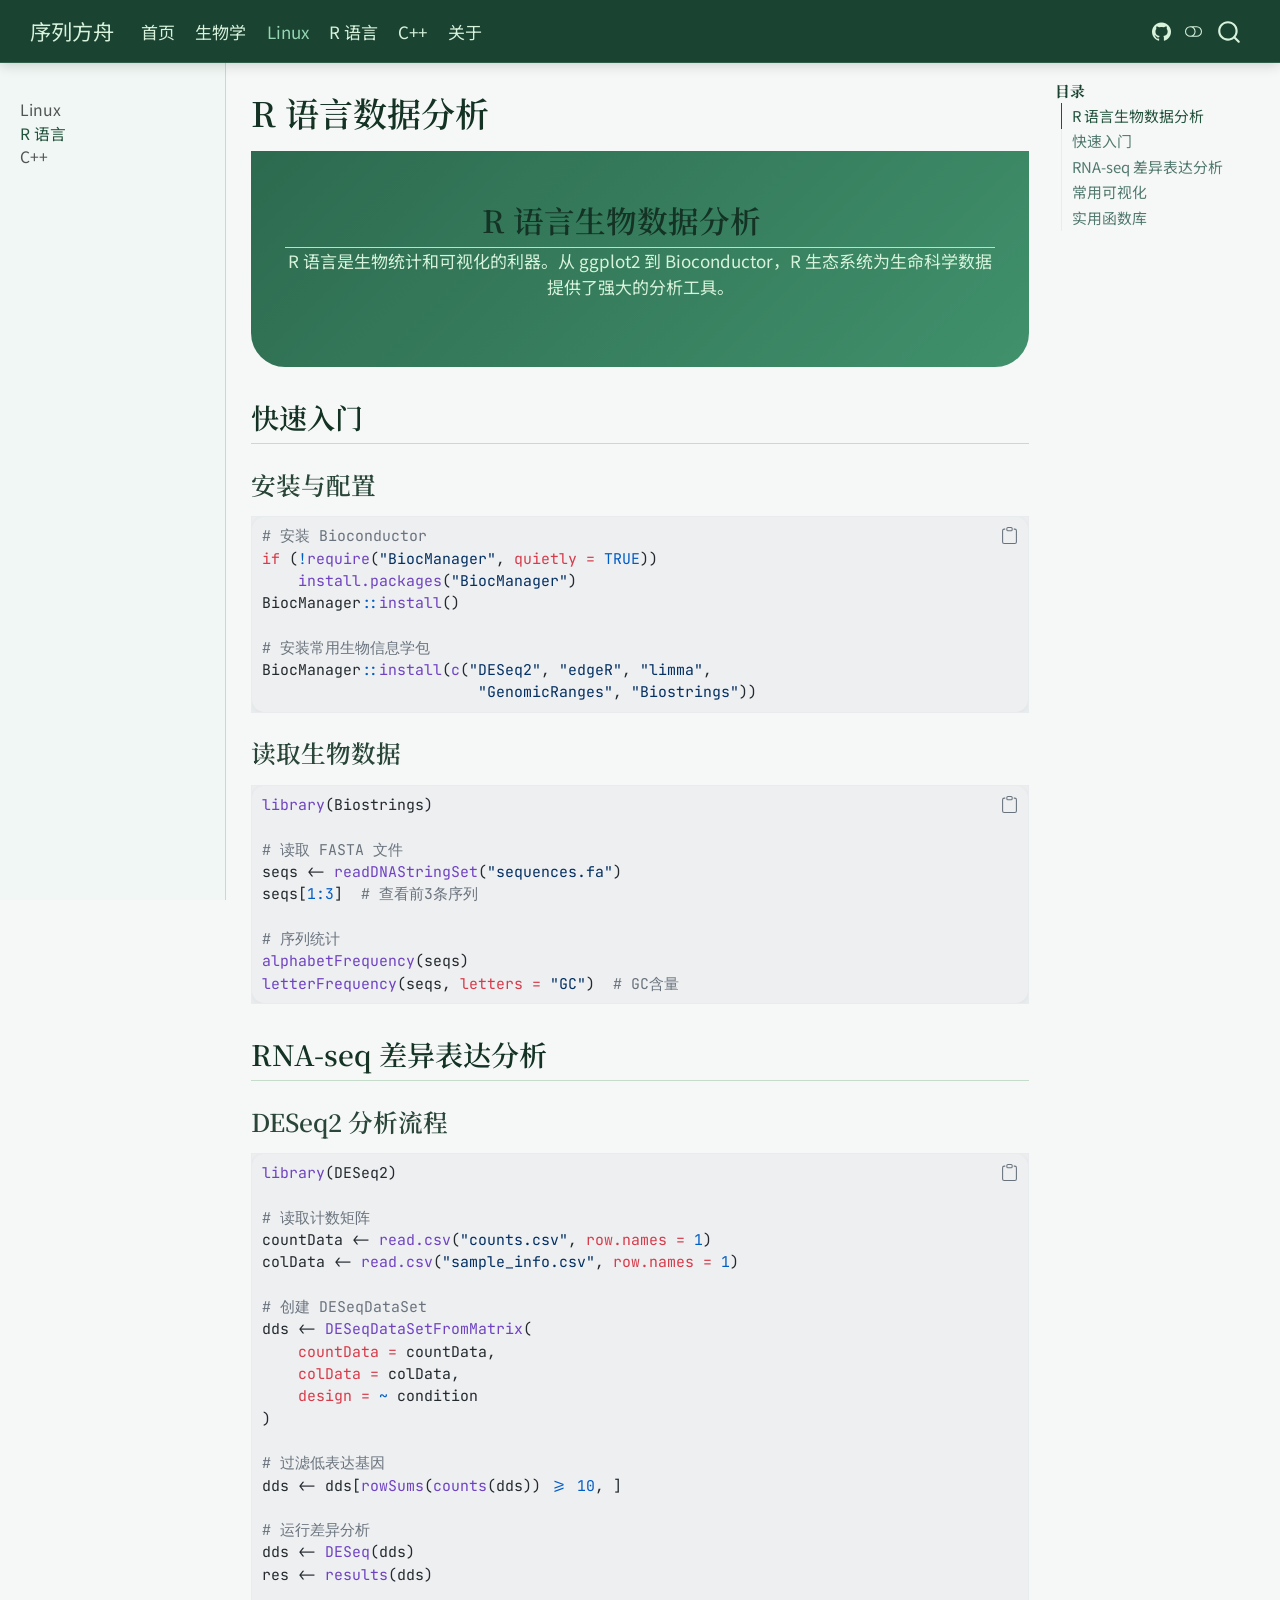
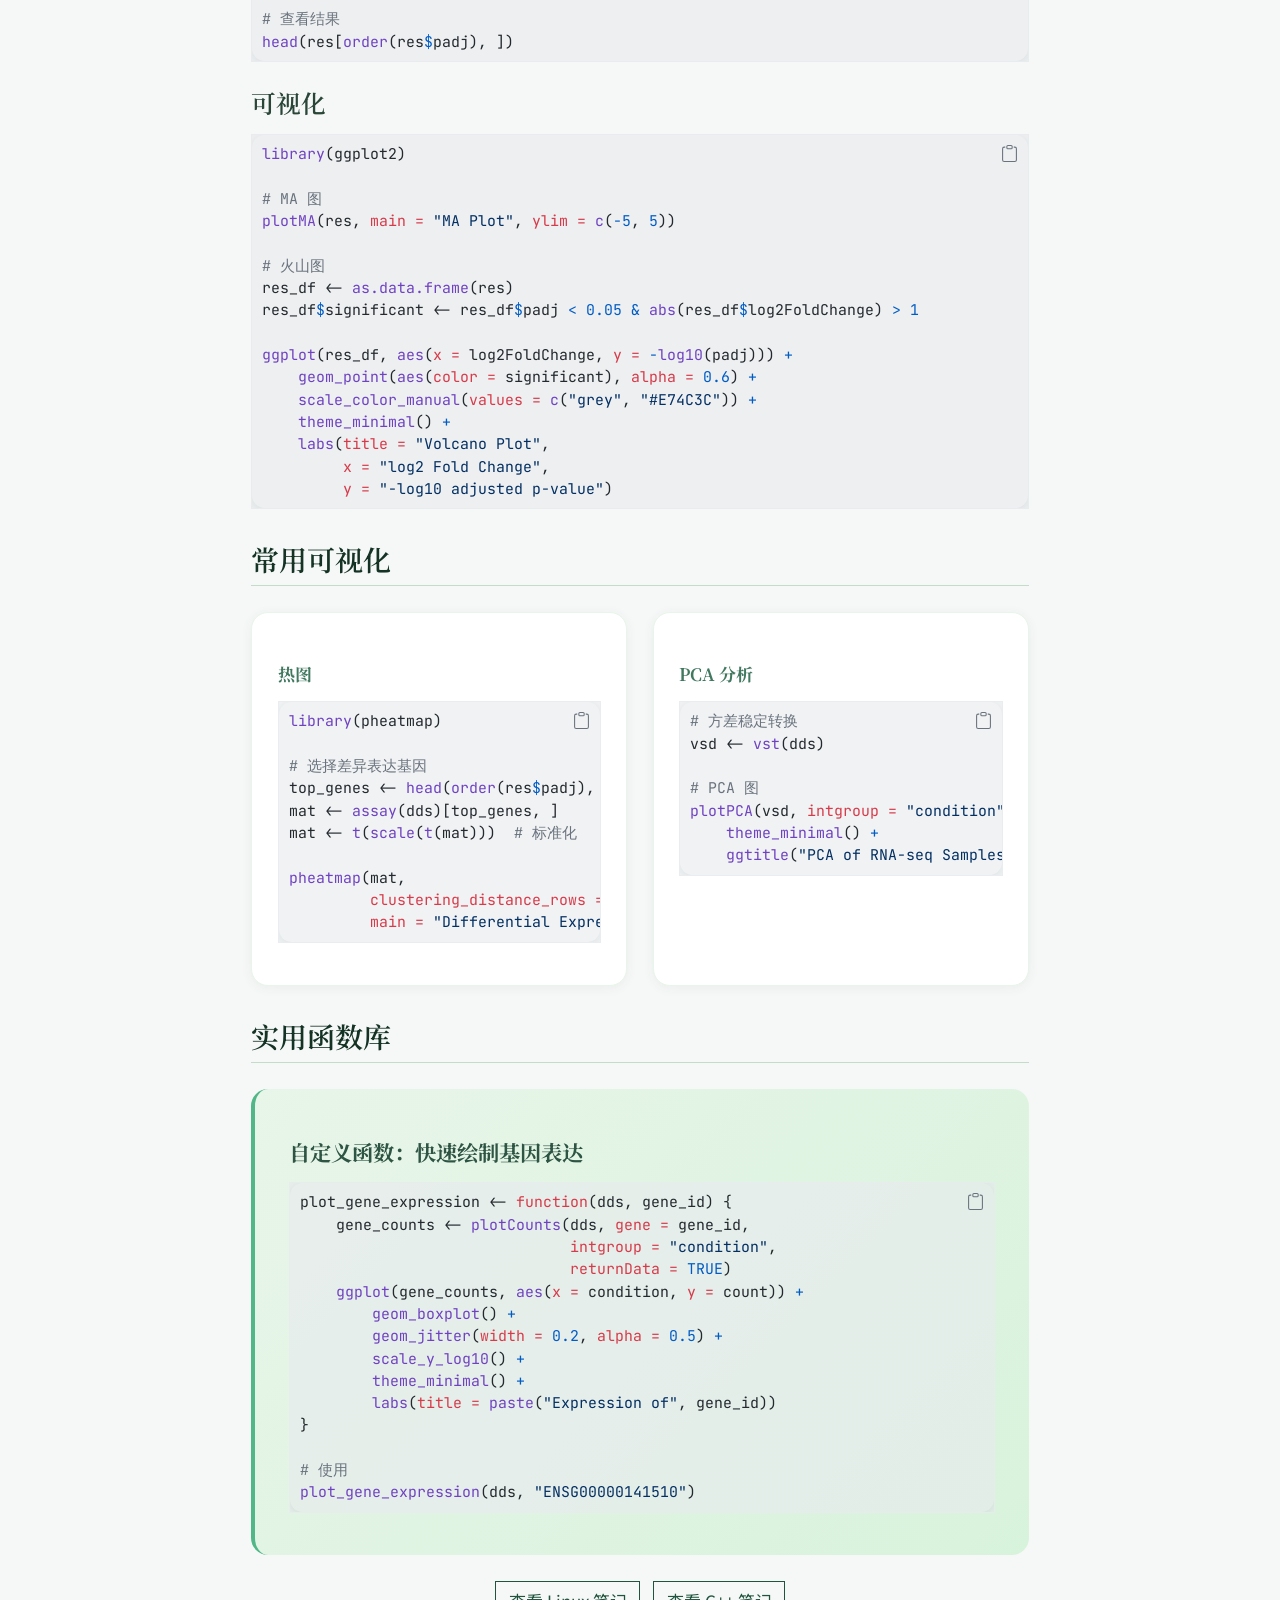
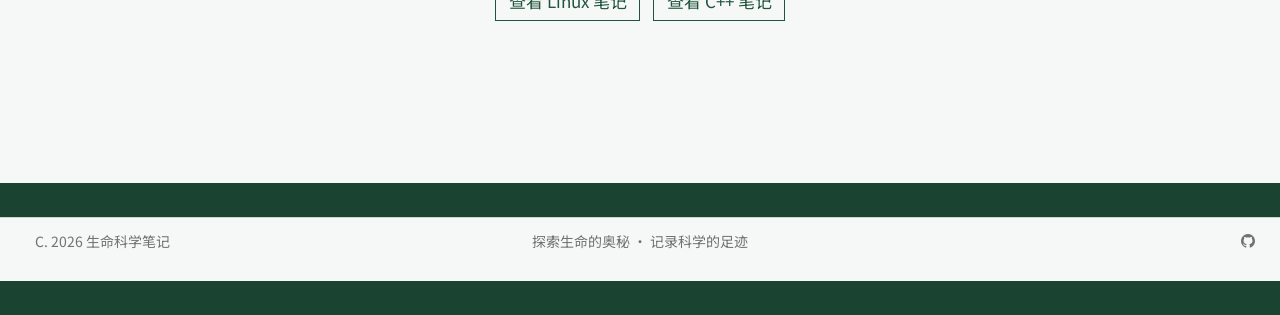
<file: docs/r-lang.html>
<!DOCTYPE html>
<html xmlns="http://www.w3.org/1999/xhtml" lang="en" xml:lang="en"><head>

<meta charset="utf-8">
<meta name="generator" content="quarto-1.9.38">

<meta name="viewport" content="width=device-width, initial-scale=1.0, user-scalable=yes">


<title>R 语言数据分析 – 序列方舟</title>
<style>
/* Default styles provided by pandoc.
** See https://pandoc.org/MANUAL.html#variables-for-html for config info.
*/
code{white-space: pre-wrap;}
span.smallcaps{font-variant: small-caps;}
div.columns{display: flex; gap: min(4vw, 1.5em);}
div.column{flex: auto; overflow-x: auto;}
div.hanging-indent{margin-left: 1.5em; text-indent: -1.5em;}
ul.task-list{list-style: none;}
ul.task-list li input[type="checkbox"] {
  width: 0.8em;
  margin: 0 0.8em 0.2em -1em; /* quarto-specific, see https://github.com/quarto-dev/quarto-cli/issues/4556 */ 
  vertical-align: middle;
}
/* CSS for syntax highlighting */
html { -webkit-text-size-adjust: 100%; }
pre > code.sourceCode { white-space: pre; position: relative; }
pre > code.sourceCode > span { display: inline-block; line-height: 1.25; }
pre > code.sourceCode > span:empty { height: 1.2em; }
.sourceCode { overflow: visible; }
code.sourceCode > span { color: inherit; text-decoration: inherit; }
div.sourceCode { margin: 1em 0; }
pre.sourceCode { margin: 0; }
@media screen {
div.sourceCode { overflow: auto; }
}
@media print {
pre > code.sourceCode { white-space: pre-wrap; }
pre > code.sourceCode > span { text-indent: -5em; padding-left: 5em; }
}
pre.numberSource code
  { counter-reset: source-line 0; }
pre.numberSource code > span
  { position: relative; left: -4em; counter-increment: source-line; }
pre.numberSource code > span > a:first-child::before
  { content: counter(source-line);
    position: relative; left: -1em; text-align: right; vertical-align: baseline;
    border: none; display: inline-block;
    -webkit-touch-callout: none; -webkit-user-select: none;
    -khtml-user-select: none; -moz-user-select: none;
    -ms-user-select: none; user-select: none;
    padding: 0 4px; width: 4em;
  }
pre.numberSource { margin-left: 3em;  padding-left: 4px; }
div.sourceCode
  {   }
@media screen {
pre > code.sourceCode > span > a:first-child::before { text-decoration: underline; }
}
</style>


<script src="site_libs/quarto-nav/quarto-nav.js"></script>
<script src="site_libs/quarto-nav/headroom.min.js"></script>
<script src="site_libs/clipboard/clipboard.min.js"></script>
<script src="site_libs/quarto-search/autocomplete.umd.js"></script>
<script src="site_libs/quarto-search/fuse.min.js"></script>
<script src="site_libs/quarto-search/quarto-search.js"></script>
<meta name="quarto:offset" content="./">
<script src="site_libs/quarto-html/quarto.js" type="module"></script>
<script src="site_libs/quarto-html/tabsets/tabsets.js" type="module"></script>
<script src="site_libs/quarto-html/popper.min.js"></script>
<script src="site_libs/quarto-html/tippy.umd.min.js"></script>
<script src="site_libs/quarto-html/anchor.min.js"></script>
<link href="site_libs/quarto-html/tippy.css" rel="stylesheet">
<link href="site_libs/quarto-html/quarto-syntax-highlighting-d58168542e1b05ab509c510cbeb13b13.css" rel="stylesheet" class="quarto-color-scheme" id="quarto-text-highlighting-styles">
<link href="site_libs/quarto-html/quarto-syntax-highlighting-dark-88e37a8f5ac5aee93fe4de4f1f74577c.css" rel="stylesheet" class="quarto-color-scheme quarto-color-alternate" id="quarto-text-highlighting-styles">
<link href="site_libs/quarto-html/quarto-syntax-highlighting-d58168542e1b05ab509c510cbeb13b13.css" rel="stylesheet" class="quarto-color-scheme-extra" id="quarto-text-highlighting-styles">
<script src="site_libs/bootstrap/bootstrap.min.js"></script>
<link href="site_libs/bootstrap/bootstrap-icons.css" rel="stylesheet">
<link href="site_libs/bootstrap/bootstrap-2e532a7a63d333a9c66d74130b118163.min.css" rel="stylesheet" append-hash="true" class="quarto-color-scheme" id="quarto-bootstrap" data-mode="light">
<link href="site_libs/bootstrap/bootstrap-dark-53a19206c64a78d3fd4781d0062a2a1d.min.css" rel="stylesheet" append-hash="true" class="quarto-color-scheme quarto-color-alternate" id="quarto-bootstrap" data-mode="light">
<link href="site_libs/bootstrap/bootstrap-2e532a7a63d333a9c66d74130b118163.min.css" rel="stylesheet" append-hash="true" class="quarto-color-scheme-extra" id="quarto-bootstrap" data-mode="light">
<script id="quarto-search-options" type="application/json">{
  "location": "navbar",
  "copy-button": false,
  "collapse-after": 3,
  "panel-placement": "end",
  "type": "overlay",
  "limit": 50,
  "keyboard-shortcut": [
    "f",
    "/",
    "s"
  ],
  "show-item-context": false,
  "language": {
    "search-no-results-text": "No results",
    "search-matching-documents-text": "matching documents",
    "search-copy-link-title": "Copy link to search",
    "search-hide-matches-text": "Hide additional matches",
    "search-more-match-text": "more match in this document",
    "search-more-matches-text": "more matches in this document",
    "search-clear-button-title": "Clear",
    "search-text-placeholder": "",
    "search-detached-cancel-button-title": "Cancel",
    "search-submit-button-title": "Submit",
    "search-label": "Search"
  }
}</script>
<style>html{ scroll-behavior: smooth; }</style>
<link rel="preconnect" href="https://fonts.googleapis.com">
<link rel="preconnect" href="https://fonts.gstatic.com" crossorigin="">
<link href="https://fonts.googleapis.com/css2?family=Noto+Serif+SC:wght@400;600;700&amp;family=Noto+Sans+SC:wght@300;400;500;700&amp;family=JetBrains+Mono:wght@400;500&amp;display=swap" rel="stylesheet">


<link rel="stylesheet" href="styles/bio-theme.css">
</head>

<body class="nav-sidebar docked nav-fixed quarto-light"><script id="quarto-html-before-body" type="application/javascript">
    const toggleBodyColorMode = (bsSheetEl) => {
      const mode = bsSheetEl.getAttribute("data-mode");
      const bodyEl = window.document.querySelector("body");
      if (mode === "dark") {
        bodyEl.classList.add("quarto-dark");
        bodyEl.classList.remove("quarto-light");
      } else {
        bodyEl.classList.add("quarto-light");
        bodyEl.classList.remove("quarto-dark");
      }
    }
    const toggleBodyColorPrimary = () => {
      const bsSheetEl = window.document.querySelector("link#quarto-bootstrap:not([rel=disabled-stylesheet])");
      if (bsSheetEl) {
        toggleBodyColorMode(bsSheetEl);
      }
    }
    const setColorSchemeToggle = (alternate) => {
      const toggles = window.document.querySelectorAll('.quarto-color-scheme-toggle');
      for (let i=0; i < toggles.length; i++) {
        const toggle = toggles[i];
        if (toggle) {
          if (alternate) {
            toggle.classList.add("alternate");
          } else {
            toggle.classList.remove("alternate");
          }
        }
      }
    };
    const toggleColorMode = (alternate) => {
      // Switch the stylesheets
      const primaryStylesheets = window.document.querySelectorAll('link.quarto-color-scheme:not(.quarto-color-alternate)');
      const alternateStylesheets = window.document.querySelectorAll('link.quarto-color-scheme.quarto-color-alternate');
      manageTransitions('#quarto-margin-sidebar .nav-link', false);
      if (alternate) {
        // note: dark is layered on light, we don't disable primary!
        enableStylesheet(alternateStylesheets);
        for (const sheetNode of alternateStylesheets) {
          if (sheetNode.id === "quarto-bootstrap") {
            toggleBodyColorMode(sheetNode);
          }
        }
      } else {
        disableStylesheet(alternateStylesheets);
        enableStylesheet(primaryStylesheets)
        toggleBodyColorPrimary();
      }
      manageTransitions('#quarto-margin-sidebar .nav-link', true);
      // Switch the toggles
      setColorSchemeToggle(alternate)
      // Hack to workaround the fact that safari doesn't
      // properly recolor the scrollbar when toggling (#1455)
      if (navigator.userAgent.indexOf('Safari') > 0 && navigator.userAgent.indexOf('Chrome') == -1) {
        manageTransitions("body", false);
        window.scrollTo(0, 1);
        setTimeout(() => {
          window.scrollTo(0, 0);
          manageTransitions("body", true);
        }, 40);
      }
    }
    const disableStylesheet = (stylesheets) => {
      for (let i=0; i < stylesheets.length; i++) {
        const stylesheet = stylesheets[i];
        stylesheet.rel = 'disabled-stylesheet';
      }
    }
    const enableStylesheet = (stylesheets) => {
      for (let i=0; i < stylesheets.length; i++) {
        const stylesheet = stylesheets[i];
        if(stylesheet.rel !== 'stylesheet') { // for Chrome, which will still FOUC without this check
          stylesheet.rel = 'stylesheet';
        }
      }
    }
    const manageTransitions = (selector, allowTransitions) => {
      const els = window.document.querySelectorAll(selector);
      for (let i=0; i < els.length; i++) {
        const el = els[i];
        if (allowTransitions) {
          el.classList.remove('notransition');
        } else {
          el.classList.add('notransition');
        }
      }
    }
    const isFileUrl = () => {
      return window.location.protocol === 'file:';
    }
    const hasAlternateSentinel = () => {
      let styleSentinel = getColorSchemeSentinel();
      if (styleSentinel !== null) {
        return styleSentinel === "alternate";
      } else {
        return false;
      }
    }
    const setStyleSentinel = (alternate) => {
      const value = alternate ? "alternate" : "default";
      if (!isFileUrl()) {
        window.localStorage.setItem("quarto-color-scheme", value);
      } else {
        localAlternateSentinel = value;
      }
    }
    const getColorSchemeSentinel = () => {
      if (!isFileUrl()) {
        const storageValue = window.localStorage.getItem("quarto-color-scheme");
        return storageValue != null ? storageValue : localAlternateSentinel;
      } else {
        return localAlternateSentinel;
      }
    }
    const toggleGiscusIfUsed = (isAlternate, darkModeDefault) => {
      const baseTheme = document.querySelector('#giscus-base-theme')?.value ?? 'light';
      const alternateTheme = document.querySelector('#giscus-alt-theme')?.value ?? 'dark';
      let newTheme = '';
      if(authorPrefersDark) {
        newTheme = isAlternate ? baseTheme : alternateTheme;
      } else {
        newTheme = isAlternate ? alternateTheme : baseTheme;
      }
      const changeGiscusTheme = () => {
        // From: https://github.com/giscus/giscus/issues/336
        const sendMessage = (message) => {
          const iframe = document.querySelector('iframe.giscus-frame');
          if (!iframe) return;
          iframe.contentWindow.postMessage({ giscus: message }, 'https://giscus.app');
        }
        sendMessage({
          setConfig: {
            theme: newTheme
          }
        });
      }
      const isGiscussLoaded = window.document.querySelector('iframe.giscus-frame') !== null;
      if (isGiscussLoaded) {
        changeGiscusTheme();
      }
    };
    const authorPrefersDark = false;
    const darkModeDefault = authorPrefersDark;
      document.querySelector('link#quarto-text-highlighting-styles.quarto-color-scheme-extra').rel = 'disabled-stylesheet';
      document.querySelector('link#quarto-bootstrap.quarto-color-scheme-extra').rel = 'disabled-stylesheet';
    let localAlternateSentinel = darkModeDefault ? 'alternate' : 'default';
    // Dark / light mode switch
    window.quartoToggleColorScheme = () => {
      // Read the current dark / light value
      let toAlternate = !hasAlternateSentinel();
      toggleColorMode(toAlternate);
      setStyleSentinel(toAlternate);
      toggleGiscusIfUsed(toAlternate, darkModeDefault);
      window.dispatchEvent(new Event('resize'));
    };
    // Switch to dark mode if need be
    if (hasAlternateSentinel()) {
      toggleColorMode(true);
    } else {
      toggleColorMode(false);
    }
  </script>

<div id="quarto-search-results"></div>
  <header id="quarto-header" class="headroom fixed-top">
    <nav class="navbar navbar-expand-lg " data-bs-theme="dark">
      <div class="navbar-container container-fluid">
      <div class="navbar-brand-container mx-auto">
    <a class="navbar-brand" href="./index.html">
    <span class="navbar-title">序列方舟</span>
    </a>
  </div>
            <div id="quarto-search" class="" title="Search"></div>
          <button class="navbar-toggler" type="button" data-bs-toggle="collapse" data-bs-target="#navbarCollapse" aria-controls="navbarCollapse" role="menu" aria-expanded="false" aria-label="Toggle navigation" onclick="if (window.quartoToggleHeadroom) { window.quartoToggleHeadroom(); }">
  <span class="navbar-toggler-icon"></span>
</button>
          <div class="collapse navbar-collapse" id="navbarCollapse">
            <ul class="navbar-nav navbar-nav-scroll me-auto">
  <li class="nav-item">
    <a class="nav-link" href="./index.html"> 
<span class="menu-text">首页</span></a>
  </li>  
  <li class="nav-item">
    <a class="nav-link" href="./posts.html"> 
<span class="menu-text">生物学</span></a>
  </li>  
  <li class="nav-item">
    <a class="nav-link active" href="./linux.html" aria-current="page"> 
<span class="menu-text">Linux</span></a>
  </li>  
  <li class="nav-item">
    <a class="nav-link" href="./r-lang.html"> 
<span class="menu-text">R 语言</span></a>
  </li>  
  <li class="nav-item">
    <a class="nav-link" href="./cpp.html"> 
<span class="menu-text">C++</span></a>
  </li>  
  <li class="nav-item">
    <a class="nav-link" href="./about.html"> 
<span class="menu-text">关于</span></a>
  </li>  
</ul>
            <ul class="navbar-nav navbar-nav-scroll ms-auto">
  <li class="nav-item compact">
    <a class="nav-link" href="https://github.com"> <i class="bi bi-github" role="img" aria-label="GitHub">
</i> 
<span class="menu-text"></span></a>
  </li>  
</ul>
          </div> <!-- /navcollapse -->
            <div class="quarto-navbar-tools">
  <a href="" class="quarto-color-scheme-toggle quarto-navigation-tool  px-1" onclick="window.quartoToggleColorScheme(); return false;" title="Toggle dark mode"><i class="bi"></i></a>
</div>
      </div> <!-- /container-fluid -->
    </nav>
  <nav class="quarto-secondary-nav">
    <div class="container-fluid d-flex">
      <button type="button" class="quarto-btn-toggle btn" data-bs-toggle="collapse" role="button" data-bs-target=".quarto-sidebar-collapse-item" aria-controls="quarto-sidebar" aria-expanded="false" aria-label="Toggle sidebar navigation" onclick="if (window.quartoToggleHeadroom) { window.quartoToggleHeadroom(); }">
        <i class="bi bi-layout-text-sidebar-reverse"></i>
      </button>
        <nav class="quarto-page-breadcrumbs" aria-label="breadcrumb"><ol class="breadcrumb"><li class="breadcrumb-item"><a href="./r-lang.html">R 语言</a></li></ol></nav>
        <a class="flex-grow-1" role="navigation" data-bs-toggle="collapse" data-bs-target=".quarto-sidebar-collapse-item" aria-controls="quarto-sidebar" aria-expanded="false" aria-label="Toggle sidebar navigation" onclick="if (window.quartoToggleHeadroom) { window.quartoToggleHeadroom(); }">      
        </a>
    </div>
  </nav>
</header>
<!-- content -->
<div id="quarto-content" class="quarto-container page-columns page-rows-contents page-layout-article page-navbar">
<!-- sidebar -->
  <nav id="quarto-sidebar" class="sidebar collapse collapse-horizontal quarto-sidebar-collapse-item sidebar-navigation docked overflow-auto">
    <div class="sidebar-menu-container"> 
    <ul class="list-unstyled mt-1">
        <li class="sidebar-item">
  <div class="sidebar-item-container"> 
  <a href="./linux.html" class="sidebar-item-text sidebar-link">
 <span class="menu-text">Linux</span></a>
  </div>
</li>
        <li class="sidebar-item">
  <div class="sidebar-item-container"> 
  <a href="./r-lang.html" class="sidebar-item-text sidebar-link active">
 <span class="menu-text">R 语言</span></a>
  </div>
</li>
        <li class="sidebar-item">
  <div class="sidebar-item-container"> 
  <a href="./cpp.html" class="sidebar-item-text sidebar-link">
 <span class="menu-text">C++</span></a>
  </div>
</li>
    </ul>
    </div>
</nav>
<div id="quarto-sidebar-glass" class="quarto-sidebar-collapse-item" data-bs-toggle="collapse" data-bs-target=".quarto-sidebar-collapse-item"></div>
<!-- margin-sidebar -->
    <div id="quarto-margin-sidebar" class="sidebar margin-sidebar">
        <nav id="TOC" role="doc-toc" class="toc-active">
    <h2 id="toc-title">目录</h2>
   
  <ul>
  <li><a href="#r-语言生物数据分析" id="toc-r-语言生物数据分析" class="nav-link active" data-scroll-target="#r-语言生物数据分析">R 语言生物数据分析</a></li>
  <li><a href="#快速入门" id="toc-快速入门" class="nav-link" data-scroll-target="#快速入门">快速入门</a></li>
  <li><a href="#rna-seq-差异表达分析" id="toc-rna-seq-差异表达分析" class="nav-link" data-scroll-target="#rna-seq-差异表达分析">RNA-seq 差异表达分析</a></li>
  <li><a href="#常用可视化" id="toc-常用可视化" class="nav-link" data-scroll-target="#常用可视化">常用可视化</a></li>
  <li><a href="#实用函数库" id="toc-实用函数库" class="nav-link" data-scroll-target="#实用函数库">实用函数库</a></li>
  </ul>
</nav>
    </div>
<!-- main -->
<main class="content" id="quarto-document-content">


<header id="title-block-header" class="quarto-title-block default">
<div class="quarto-title">
<h1 class="title">R 语言数据分析</h1>
</div>



<div class="quarto-title-meta">

    
  
    
  </div>
  


</header>


<section id="r-语言生物数据分析" class="level2 tech-hero r-hero">
<h2 class="anchored" data-anchor-id="r-语言生物数据分析">R 语言生物数据分析</h2>
<p>R 语言是生物统计和可视化的利器。从 ggplot2 到 Bioconductor，R 生态系统为生命科学数据提供了强大的分析工具。</p>
</section>
<section id="快速入门" class="level2">
<h2 class="anchored" data-anchor-id="快速入门">快速入门</h2>
<div class="r-intro">
<section id="安装与配置" class="level3">
<h3 class="anchored" data-anchor-id="安装与配置">安装与配置</h3>
<div class="code-copy-outer-scaffold"><div class="sourceCode" id="cb1"><pre class="sourceCode r code-with-copy"><code class="sourceCode r"><span id="cb1-1"><a href="#cb1-1" aria-hidden="true" tabindex="-1"></a><span class="co"># 安装 Bioconductor</span></span>
<span id="cb1-2"><a href="#cb1-2" aria-hidden="true" tabindex="-1"></a><span class="cf">if</span> (<span class="sc">!</span><span class="fu">require</span>(<span class="st">"BiocManager"</span>, <span class="at">quietly =</span> <span class="cn">TRUE</span>))</span>
<span id="cb1-3"><a href="#cb1-3" aria-hidden="true" tabindex="-1"></a>    <span class="fu">install.packages</span>(<span class="st">"BiocManager"</span>)</span>
<span id="cb1-4"><a href="#cb1-4" aria-hidden="true" tabindex="-1"></a>BiocManager<span class="sc">::</span><span class="fu">install</span>()</span>
<span id="cb1-5"><a href="#cb1-5" aria-hidden="true" tabindex="-1"></a></span>
<span id="cb1-6"><a href="#cb1-6" aria-hidden="true" tabindex="-1"></a><span class="co"># 安装常用生物信息学包</span></span>
<span id="cb1-7"><a href="#cb1-7" aria-hidden="true" tabindex="-1"></a>BiocManager<span class="sc">::</span><span class="fu">install</span>(<span class="fu">c</span>(<span class="st">"DESeq2"</span>, <span class="st">"edgeR"</span>, <span class="st">"limma"</span>, </span>
<span id="cb1-8"><a href="#cb1-8" aria-hidden="true" tabindex="-1"></a>                        <span class="st">"GenomicRanges"</span>, <span class="st">"Biostrings"</span>))</span></code></pre></div><button title="Copy to Clipboard" class="code-copy-button"><i class="bi"></i></button></div>
</section>
<section id="读取生物数据" class="level3">
<h3 class="anchored" data-anchor-id="读取生物数据">读取生物数据</h3>
<div class="code-copy-outer-scaffold"><div class="sourceCode" id="cb2"><pre class="sourceCode r code-with-copy"><code class="sourceCode r"><span id="cb2-1"><a href="#cb2-1" aria-hidden="true" tabindex="-1"></a><span class="fu">library</span>(Biostrings)</span>
<span id="cb2-2"><a href="#cb2-2" aria-hidden="true" tabindex="-1"></a></span>
<span id="cb2-3"><a href="#cb2-3" aria-hidden="true" tabindex="-1"></a><span class="co"># 读取 FASTA 文件</span></span>
<span id="cb2-4"><a href="#cb2-4" aria-hidden="true" tabindex="-1"></a>seqs <span class="ot">&lt;-</span> <span class="fu">readDNAStringSet</span>(<span class="st">"sequences.fa"</span>)</span>
<span id="cb2-5"><a href="#cb2-5" aria-hidden="true" tabindex="-1"></a>seqs[<span class="dv">1</span><span class="sc">:</span><span class="dv">3</span>]  <span class="co"># 查看前3条序列</span></span>
<span id="cb2-6"><a href="#cb2-6" aria-hidden="true" tabindex="-1"></a></span>
<span id="cb2-7"><a href="#cb2-7" aria-hidden="true" tabindex="-1"></a><span class="co"># 序列统计</span></span>
<span id="cb2-8"><a href="#cb2-8" aria-hidden="true" tabindex="-1"></a><span class="fu">alphabetFrequency</span>(seqs)</span>
<span id="cb2-9"><a href="#cb2-9" aria-hidden="true" tabindex="-1"></a><span class="fu">letterFrequency</span>(seqs, <span class="at">letters =</span> <span class="st">"GC"</span>)  <span class="co"># GC含量</span></span></code></pre></div><button title="Copy to Clipboard" class="code-copy-button"><i class="bi"></i></button></div>
</section>
</div>
</section>
<section id="rna-seq-差异表达分析" class="level2">
<h2 class="anchored" data-anchor-id="rna-seq-差异表达分析">RNA-seq 差异表达分析</h2>
<div class="analysis-section">
<section id="deseq2-分析流程" class="level3">
<h3 class="anchored" data-anchor-id="deseq2-分析流程">DESeq2 分析流程</h3>
<div class="code-copy-outer-scaffold"><div class="sourceCode" id="cb3"><pre class="sourceCode r code-with-copy"><code class="sourceCode r"><span id="cb3-1"><a href="#cb3-1" aria-hidden="true" tabindex="-1"></a><span class="fu">library</span>(DESeq2)</span>
<span id="cb3-2"><a href="#cb3-2" aria-hidden="true" tabindex="-1"></a></span>
<span id="cb3-3"><a href="#cb3-3" aria-hidden="true" tabindex="-1"></a><span class="co"># 读取计数矩阵</span></span>
<span id="cb3-4"><a href="#cb3-4" aria-hidden="true" tabindex="-1"></a>countData <span class="ot">&lt;-</span> <span class="fu">read.csv</span>(<span class="st">"counts.csv"</span>, <span class="at">row.names =</span> <span class="dv">1</span>)</span>
<span id="cb3-5"><a href="#cb3-5" aria-hidden="true" tabindex="-1"></a>colData <span class="ot">&lt;-</span> <span class="fu">read.csv</span>(<span class="st">"sample_info.csv"</span>, <span class="at">row.names =</span> <span class="dv">1</span>)</span>
<span id="cb3-6"><a href="#cb3-6" aria-hidden="true" tabindex="-1"></a></span>
<span id="cb3-7"><a href="#cb3-7" aria-hidden="true" tabindex="-1"></a><span class="co"># 创建 DESeqDataSet</span></span>
<span id="cb3-8"><a href="#cb3-8" aria-hidden="true" tabindex="-1"></a>dds <span class="ot">&lt;-</span> <span class="fu">DESeqDataSetFromMatrix</span>(</span>
<span id="cb3-9"><a href="#cb3-9" aria-hidden="true" tabindex="-1"></a>    <span class="at">countData =</span> countData,</span>
<span id="cb3-10"><a href="#cb3-10" aria-hidden="true" tabindex="-1"></a>    <span class="at">colData =</span> colData,</span>
<span id="cb3-11"><a href="#cb3-11" aria-hidden="true" tabindex="-1"></a>    <span class="at">design =</span> <span class="sc">~</span> condition</span>
<span id="cb3-12"><a href="#cb3-12" aria-hidden="true" tabindex="-1"></a>)</span>
<span id="cb3-13"><a href="#cb3-13" aria-hidden="true" tabindex="-1"></a></span>
<span id="cb3-14"><a href="#cb3-14" aria-hidden="true" tabindex="-1"></a><span class="co"># 过滤低表达基因</span></span>
<span id="cb3-15"><a href="#cb3-15" aria-hidden="true" tabindex="-1"></a>dds <span class="ot">&lt;-</span> dds[<span class="fu">rowSums</span>(<span class="fu">counts</span>(dds)) <span class="sc">&gt;=</span> <span class="dv">10</span>, ]</span>
<span id="cb3-16"><a href="#cb3-16" aria-hidden="true" tabindex="-1"></a></span>
<span id="cb3-17"><a href="#cb3-17" aria-hidden="true" tabindex="-1"></a><span class="co"># 运行差异分析</span></span>
<span id="cb3-18"><a href="#cb3-18" aria-hidden="true" tabindex="-1"></a>dds <span class="ot">&lt;-</span> <span class="fu">DESeq</span>(dds)</span>
<span id="cb3-19"><a href="#cb3-19" aria-hidden="true" tabindex="-1"></a>res <span class="ot">&lt;-</span> <span class="fu">results</span>(dds)</span>
<span id="cb3-20"><a href="#cb3-20" aria-hidden="true" tabindex="-1"></a></span>
<span id="cb3-21"><a href="#cb3-21" aria-hidden="true" tabindex="-1"></a><span class="co"># 查看结果</span></span>
<span id="cb3-22"><a href="#cb3-22" aria-hidden="true" tabindex="-1"></a><span class="fu">head</span>(res[<span class="fu">order</span>(res<span class="sc">$</span>padj), ])</span></code></pre></div><button title="Copy to Clipboard" class="code-copy-button"><i class="bi"></i></button></div>
</section>
<section id="可视化" class="level3">
<h3 class="anchored" data-anchor-id="可视化">可视化</h3>
<div class="code-copy-outer-scaffold"><div class="sourceCode" id="cb4"><pre class="sourceCode r code-with-copy"><code class="sourceCode r"><span id="cb4-1"><a href="#cb4-1" aria-hidden="true" tabindex="-1"></a><span class="fu">library</span>(ggplot2)</span>
<span id="cb4-2"><a href="#cb4-2" aria-hidden="true" tabindex="-1"></a></span>
<span id="cb4-3"><a href="#cb4-3" aria-hidden="true" tabindex="-1"></a><span class="co"># MA 图</span></span>
<span id="cb4-4"><a href="#cb4-4" aria-hidden="true" tabindex="-1"></a><span class="fu">plotMA</span>(res, <span class="at">main =</span> <span class="st">"MA Plot"</span>, <span class="at">ylim =</span> <span class="fu">c</span>(<span class="sc">-</span><span class="dv">5</span>, <span class="dv">5</span>))</span>
<span id="cb4-5"><a href="#cb4-5" aria-hidden="true" tabindex="-1"></a></span>
<span id="cb4-6"><a href="#cb4-6" aria-hidden="true" tabindex="-1"></a><span class="co"># 火山图</span></span>
<span id="cb4-7"><a href="#cb4-7" aria-hidden="true" tabindex="-1"></a>res_df <span class="ot">&lt;-</span> <span class="fu">as.data.frame</span>(res)</span>
<span id="cb4-8"><a href="#cb4-8" aria-hidden="true" tabindex="-1"></a>res_df<span class="sc">$</span>significant <span class="ot">&lt;-</span> res_df<span class="sc">$</span>padj <span class="sc">&lt;</span> <span class="fl">0.05</span> <span class="sc">&amp;</span> <span class="fu">abs</span>(res_df<span class="sc">$</span>log2FoldChange) <span class="sc">&gt;</span> <span class="dv">1</span></span>
<span id="cb4-9"><a href="#cb4-9" aria-hidden="true" tabindex="-1"></a></span>
<span id="cb4-10"><a href="#cb4-10" aria-hidden="true" tabindex="-1"></a><span class="fu">ggplot</span>(res_df, <span class="fu">aes</span>(<span class="at">x =</span> log2FoldChange, <span class="at">y =</span> <span class="sc">-</span><span class="fu">log10</span>(padj))) <span class="sc">+</span></span>
<span id="cb4-11"><a href="#cb4-11" aria-hidden="true" tabindex="-1"></a>    <span class="fu">geom_point</span>(<span class="fu">aes</span>(<span class="at">color =</span> significant), <span class="at">alpha =</span> <span class="fl">0.6</span>) <span class="sc">+</span></span>
<span id="cb4-12"><a href="#cb4-12" aria-hidden="true" tabindex="-1"></a>    <span class="fu">scale_color_manual</span>(<span class="at">values =</span> <span class="fu">c</span>(<span class="st">"grey"</span>, <span class="st">"#E74C3C"</span>)) <span class="sc">+</span></span>
<span id="cb4-13"><a href="#cb4-13" aria-hidden="true" tabindex="-1"></a>    <span class="fu">theme_minimal</span>() <span class="sc">+</span></span>
<span id="cb4-14"><a href="#cb4-14" aria-hidden="true" tabindex="-1"></a>    <span class="fu">labs</span>(<span class="at">title =</span> <span class="st">"Volcano Plot"</span>,</span>
<span id="cb4-15"><a href="#cb4-15" aria-hidden="true" tabindex="-1"></a>         <span class="at">x =</span> <span class="st">"log2 Fold Change"</span>,</span>
<span id="cb4-16"><a href="#cb4-16" aria-hidden="true" tabindex="-1"></a>         <span class="at">y =</span> <span class="st">"-log10 adjusted p-value"</span>)</span></code></pre></div><button title="Copy to Clipboard" class="code-copy-button"><i class="bi"></i></button></div>
</section>
</div>
</section>
<section id="常用可视化" class="level2">
<h2 class="anchored" data-anchor-id="常用可视化">常用可视化</h2>
<div class="viz-grid">
<section id="热图" class="level4 viz-card">
<h4 class="anchored" data-anchor-id="热图">热图</h4>
<div class="code-copy-outer-scaffold"><div class="sourceCode" id="cb5"><pre class="sourceCode r code-with-copy"><code class="sourceCode r"><span id="cb5-1"><a href="#cb5-1" aria-hidden="true" tabindex="-1"></a><span class="fu">library</span>(pheatmap)</span>
<span id="cb5-2"><a href="#cb5-2" aria-hidden="true" tabindex="-1"></a></span>
<span id="cb5-3"><a href="#cb5-3" aria-hidden="true" tabindex="-1"></a><span class="co"># 选择差异表达基因</span></span>
<span id="cb5-4"><a href="#cb5-4" aria-hidden="true" tabindex="-1"></a>top_genes <span class="ot">&lt;-</span> <span class="fu">head</span>(<span class="fu">order</span>(res<span class="sc">$</span>padj), <span class="dv">50</span>)</span>
<span id="cb5-5"><a href="#cb5-5" aria-hidden="true" tabindex="-1"></a>mat <span class="ot">&lt;-</span> <span class="fu">assay</span>(dds)[top_genes, ]</span>
<span id="cb5-6"><a href="#cb5-6" aria-hidden="true" tabindex="-1"></a>mat <span class="ot">&lt;-</span> <span class="fu">t</span>(<span class="fu">scale</span>(<span class="fu">t</span>(mat)))  <span class="co"># 标准化</span></span>
<span id="cb5-7"><a href="#cb5-7" aria-hidden="true" tabindex="-1"></a></span>
<span id="cb5-8"><a href="#cb5-8" aria-hidden="true" tabindex="-1"></a><span class="fu">pheatmap</span>(mat, </span>
<span id="cb5-9"><a href="#cb5-9" aria-hidden="true" tabindex="-1"></a>         <span class="at">clustering_distance_rows =</span> <span class="st">"correlation"</span>,</span>
<span id="cb5-10"><a href="#cb5-10" aria-hidden="true" tabindex="-1"></a>         <span class="at">main =</span> <span class="st">"Differential Expression Heatmap"</span>)</span></code></pre></div><button title="Copy to Clipboard" class="code-copy-button"><i class="bi"></i></button></div>
</section>
<section id="pca-分析" class="level4 viz-card">
<h4 class="anchored" data-anchor-id="pca-分析">PCA 分析</h4>
<div class="code-copy-outer-scaffold"><div class="sourceCode" id="cb6"><pre class="sourceCode r code-with-copy"><code class="sourceCode r"><span id="cb6-1"><a href="#cb6-1" aria-hidden="true" tabindex="-1"></a><span class="co"># 方差稳定转换</span></span>
<span id="cb6-2"><a href="#cb6-2" aria-hidden="true" tabindex="-1"></a>vsd <span class="ot">&lt;-</span> <span class="fu">vst</span>(dds)</span>
<span id="cb6-3"><a href="#cb6-3" aria-hidden="true" tabindex="-1"></a></span>
<span id="cb6-4"><a href="#cb6-4" aria-hidden="true" tabindex="-1"></a><span class="co"># PCA 图</span></span>
<span id="cb6-5"><a href="#cb6-5" aria-hidden="true" tabindex="-1"></a><span class="fu">plotPCA</span>(vsd, <span class="at">intgroup =</span> <span class="st">"condition"</span>) <span class="sc">+</span></span>
<span id="cb6-6"><a href="#cb6-6" aria-hidden="true" tabindex="-1"></a>    <span class="fu">theme_minimal</span>() <span class="sc">+</span></span>
<span id="cb6-7"><a href="#cb6-7" aria-hidden="true" tabindex="-1"></a>    <span class="fu">ggtitle</span>(<span class="st">"PCA of RNA-seq Samples"</span>)</span></code></pre></div><button title="Copy to Clipboard" class="code-copy-button"><i class="bi"></i></button></div>
</section>
</div>
</section>
<section id="实用函数库" class="level2">
<h2 class="anchored" data-anchor-id="实用函数库">实用函数库</h2>
<section id="自定义函数快速绘制基因表达" class="level4 tip-box">
<h4 class="anchored" data-anchor-id="自定义函数快速绘制基因表达">自定义函数：快速绘制基因表达</h4>
<div class="code-copy-outer-scaffold"><div class="sourceCode" id="cb7"><pre class="sourceCode r code-with-copy"><code class="sourceCode r"><span id="cb7-1"><a href="#cb7-1" aria-hidden="true" tabindex="-1"></a>plot_gene_expression <span class="ot">&lt;-</span> <span class="cf">function</span>(dds, gene_id) {</span>
<span id="cb7-2"><a href="#cb7-2" aria-hidden="true" tabindex="-1"></a>    gene_counts <span class="ot">&lt;-</span> <span class="fu">plotCounts</span>(dds, <span class="at">gene =</span> gene_id, </span>
<span id="cb7-3"><a href="#cb7-3" aria-hidden="true" tabindex="-1"></a>                              <span class="at">intgroup =</span> <span class="st">"condition"</span>,</span>
<span id="cb7-4"><a href="#cb7-4" aria-hidden="true" tabindex="-1"></a>                              <span class="at">returnData =</span> <span class="cn">TRUE</span>)</span>
<span id="cb7-5"><a href="#cb7-5" aria-hidden="true" tabindex="-1"></a>    <span class="fu">ggplot</span>(gene_counts, <span class="fu">aes</span>(<span class="at">x =</span> condition, <span class="at">y =</span> count)) <span class="sc">+</span></span>
<span id="cb7-6"><a href="#cb7-6" aria-hidden="true" tabindex="-1"></a>        <span class="fu">geom_boxplot</span>() <span class="sc">+</span></span>
<span id="cb7-7"><a href="#cb7-7" aria-hidden="true" tabindex="-1"></a>        <span class="fu">geom_jitter</span>(<span class="at">width =</span> <span class="fl">0.2</span>, <span class="at">alpha =</span> <span class="fl">0.5</span>) <span class="sc">+</span></span>
<span id="cb7-8"><a href="#cb7-8" aria-hidden="true" tabindex="-1"></a>        <span class="fu">scale_y_log10</span>() <span class="sc">+</span></span>
<span id="cb7-9"><a href="#cb7-9" aria-hidden="true" tabindex="-1"></a>        <span class="fu">theme_minimal</span>() <span class="sc">+</span></span>
<span id="cb7-10"><a href="#cb7-10" aria-hidden="true" tabindex="-1"></a>        <span class="fu">labs</span>(<span class="at">title =</span> <span class="fu">paste</span>(<span class="st">"Expression of"</span>, gene_id))</span>
<span id="cb7-11"><a href="#cb7-11" aria-hidden="true" tabindex="-1"></a>}</span>
<span id="cb7-12"><a href="#cb7-12" aria-hidden="true" tabindex="-1"></a></span>
<span id="cb7-13"><a href="#cb7-13" aria-hidden="true" tabindex="-1"></a><span class="co"># 使用</span></span>
<span id="cb7-14"><a href="#cb7-14" aria-hidden="true" tabindex="-1"></a><span class="fu">plot_gene_expression</span>(dds, <span class="st">"ENSG00000141510"</span>)</span></code></pre></div><button title="Copy to Clipboard" class="code-copy-button"><i class="bi"></i></button></div>
</section>
<div class="text-center mt-4">
<p><a href="./linux.html" class="btn btn-outline-primary me-2">查看 Linux 笔记</a> <a href="./cpp.html" class="btn btn-outline-primary">查看 C++ 笔记</a></p>
</div>


</section>

</main> <!-- /main -->
<script id="quarto-html-after-body" type="application/javascript">
  window.document.addEventListener("DOMContentLoaded", function (event) {
    // Ensure there is a toggle, if there isn't float one in the top right
    if (window.document.querySelector('.quarto-color-scheme-toggle') === null) {
      const a = window.document.createElement('a');
      a.classList.add('top-right');
      a.classList.add('quarto-color-scheme-toggle');
      a.href = "";
      a.onclick = function() { try { window.quartoToggleColorScheme(); } catch {} return false; };
      const i = window.document.createElement("i");
      i.classList.add('bi');
      a.appendChild(i);
      window.document.body.appendChild(a);
    }
    setColorSchemeToggle(hasAlternateSentinel())
    const icon = "";
    const anchorJS = new window.AnchorJS();
    anchorJS.options = {
      placement: 'right',
      icon: icon
    };
    anchorJS.add('.anchored');
    const isCodeAnnotation = (el) => {
      for (const clz of el.classList) {
        if (clz.startsWith('code-annotation-')) {                     
          return true;
        }
      }
      return false;
    }
    const onCopySuccess = function(e) {
      // button target
      const button = e.trigger;
      // don't keep focus
      button.blur();
      // flash "checked"
      button.classList.add('code-copy-button-checked');
      var currentTitle = button.getAttribute("title");
      button.setAttribute("title", "Copied!");
      let tooltip;
      if (window.bootstrap) {
        button.setAttribute("data-bs-toggle", "tooltip");
        button.setAttribute("data-bs-placement", "left");
        button.setAttribute("data-bs-title", "Copied!");
        tooltip = new bootstrap.Tooltip(button, 
          { trigger: "manual", 
            customClass: "code-copy-button-tooltip",
            offset: [0, -8]});
        tooltip.show();    
      }
      setTimeout(function() {
        if (tooltip) {
          tooltip.hide();
          button.removeAttribute("data-bs-title");
          button.removeAttribute("data-bs-toggle");
          button.removeAttribute("data-bs-placement");
        }
        button.setAttribute("title", currentTitle);
        button.classList.remove('code-copy-button-checked');
      }, 1000);
      // clear code selection
      e.clearSelection();
    }
    const getTextToCopy = function(trigger) {
      const outerScaffold = trigger.parentElement.cloneNode(true);
      const codeEl = outerScaffold.querySelector('code');
      for (const childEl of codeEl.children) {
        if (isCodeAnnotation(childEl)) {
          childEl.remove();
        }
      }
      return codeEl.innerText;
    }
    const clipboard = new window.ClipboardJS('.code-copy-button:not([data-in-quarto-modal])', {
      text: getTextToCopy
    });
    clipboard.on('success', onCopySuccess);
    if (window.document.getElementById('quarto-embedded-source-code-modal')) {
      const clipboardModal = new window.ClipboardJS('.code-copy-button[data-in-quarto-modal]', {
        text: getTextToCopy,
        container: window.document.getElementById('quarto-embedded-source-code-modal')
      });
      clipboardModal.on('success', onCopySuccess);
    }
      var localhostRegex = new RegExp(/^(?:http|https):\/\/localhost\:?[0-9]*\//);
      var mailtoRegex = new RegExp(/^mailto:/);
        var filterRegex = new RegExp('/' + window.location.host + '/');
      var isInternal = (href) => {
          return filterRegex.test(href) || localhostRegex.test(href) || mailtoRegex.test(href);
      }
      // Inspect non-navigation links and adorn them if external
     var links = window.document.querySelectorAll('a[href]:not(.nav-link):not(.navbar-brand):not(.toc-action):not(.sidebar-link):not(.sidebar-item-toggle):not(.pagination-link):not(.no-external):not([aria-hidden]):not(.dropdown-item):not(.quarto-navigation-tool):not(.about-link)');
      for (var i=0; i<links.length; i++) {
        const link = links[i];
        if (!isInternal(link.href)) {
          // undo the damage that might have been done by quarto-nav.js in the case of
          // links that we want to consider external
          if (link.dataset.originalHref !== undefined) {
            link.href = link.dataset.originalHref;
          }
        }
      }
    function tippyHover(el, contentFn, onTriggerFn, onUntriggerFn) {
      const config = {
        allowHTML: true,
        maxWidth: 500,
        delay: 100,
        arrow: false,
        appendTo: function(el) {
            return el.parentElement;
        },
        interactive: true,
        interactiveBorder: 10,
        theme: 'quarto',
        placement: 'bottom-start',
      };
      if (contentFn) {
        config.content = contentFn;
      }
      if (onTriggerFn) {
        config.onTrigger = onTriggerFn;
      }
      if (onUntriggerFn) {
        config.onUntrigger = onUntriggerFn;
      }
      window.tippy(el, config); 
    }
    const noterefs = window.document.querySelectorAll('a[role="doc-noteref"]');
    for (var i=0; i<noterefs.length; i++) {
      const ref = noterefs[i];
      tippyHover(ref, function() {
        // use id or data attribute instead here
        let href = ref.getAttribute('data-footnote-href') || ref.getAttribute('href');
        try { href = new URL(href).hash; } catch {}
        const id = href.replace(/^#\/?/, "");
        const note = window.document.getElementById(id);
        if (note) {
          return note.innerHTML;
        } else {
          return "";
        }
      });
    }
    const xrefs = window.document.querySelectorAll('a.quarto-xref');
    const processXRef = (id, note) => {
      // Strip column container classes
      const stripColumnClz = (el) => {
        el.classList.remove("page-full", "page-columns");
        if (el.children) {
          for (const child of el.children) {
            stripColumnClz(child);
          }
        }
      }
      stripColumnClz(note)
      if (id === null || id.startsWith('sec-')) {
        // Special case sections, only their first couple elements
        const container = document.createElement("div");
        if (note.children && note.children.length > 2) {
          container.appendChild(note.children[0].cloneNode(true));
          for (let i = 1; i < note.children.length; i++) {
            const child = note.children[i];
            if (child.tagName === "P" && child.innerText === "") {
              continue;
            } else {
              container.appendChild(child.cloneNode(true));
              break;
            }
          }
          if (window.Quarto?.typesetMath) {
            window.Quarto.typesetMath(container);
          }
          return container.innerHTML
        } else {
          if (window.Quarto?.typesetMath) {
            window.Quarto.typesetMath(note);
          }
          return note.innerHTML;
        }
      } else {
        // Remove any anchor links if they are present
        const anchorLink = note.querySelector('a.anchorjs-link');
        if (anchorLink) {
          anchorLink.remove();
        }
        if (window.Quarto?.typesetMath) {
          window.Quarto.typesetMath(note);
        }
        if (note.classList.contains("callout")) {
          return note.outerHTML;
        } else {
          return note.innerHTML;
        }
      }
    }
    for (var i=0; i<xrefs.length; i++) {
      const xref = xrefs[i];
      tippyHover(xref, undefined, function(instance) {
        instance.disable();
        let url = xref.getAttribute('href');
        let hash = undefined; 
        if (url.startsWith('#')) {
          hash = url;
        } else {
          try { hash = new URL(url).hash; } catch {}
        }
        if (hash) {
          const id = hash.replace(/^#\/?/, "");
          const note = window.document.getElementById(id);
          if (note !== null) {
            try {
              const html = processXRef(id, note.cloneNode(true));
              instance.setContent(html);
            } finally {
              instance.enable();
              instance.show();
            }
          } else {
            // See if we can fetch this
            fetch(url.split('#')[0])
            .then(res => res.text())
            .then(html => {
              const parser = new DOMParser();
              const htmlDoc = parser.parseFromString(html, "text/html");
              const note = htmlDoc.getElementById(id);
              if (note !== null) {
                const html = processXRef(id, note);
                instance.setContent(html);
              } 
            }).finally(() => {
              instance.enable();
              instance.show();
            });
          }
        } else {
          // See if we can fetch a full url (with no hash to target)
          // This is a special case and we should probably do some content thinning / targeting
          fetch(url)
          .then(res => res.text())
          .then(html => {
            const parser = new DOMParser();
            const htmlDoc = parser.parseFromString(html, "text/html");
            const note = htmlDoc.querySelector('main.content');
            if (note !== null) {
              // This should only happen for chapter cross references
              // (since there is no id in the URL)
              // remove the first header
              if (note.children.length > 0 && note.children[0].tagName === "HEADER") {
                note.children[0].remove();
              }
              const html = processXRef(null, note);
              instance.setContent(html);
            } 
          }).finally(() => {
            instance.enable();
            instance.show();
          });
        }
      }, function(instance) {
      });
    }
        let selectedAnnoteEl;
        const selectorForAnnotation = ( cell, annotation) => {
          let cellAttr = 'data-code-cell="' + cell + '"';
          let lineAttr = 'data-code-annotation="' +  annotation + '"';
          const selector = 'span[' + cellAttr + '][' + lineAttr + ']';
          return selector;
        }
        const selectCodeLines = (annoteEl) => {
          const doc = window.document;
          const targetCell = annoteEl.getAttribute("data-target-cell");
          const targetAnnotation = annoteEl.getAttribute("data-target-annotation");
          const annoteSpan = window.document.querySelector(selectorForAnnotation(targetCell, targetAnnotation));
          const lines = annoteSpan.getAttribute("data-code-lines").split(",");
          const lineIds = lines.map((line) => {
            return targetCell + "-" + line;
          })
          let top = null;
          let height = null;
          let parent = null;
          if (lineIds.length > 0) {
              //compute the position of the single el (top and bottom and make a div)
              const el = window.document.getElementById(lineIds[0]);
              top = el.offsetTop;
              height = el.offsetHeight;
              parent = el.parentElement.parentElement;
            if (lineIds.length > 1) {
              const lastEl = window.document.getElementById(lineIds[lineIds.length - 1]);
              const bottom = lastEl.offsetTop + lastEl.offsetHeight;
              height = bottom - top;
            }
            if (top !== null && height !== null && parent !== null) {
              // cook up a div (if necessary) and position it 
              let div = window.document.getElementById("code-annotation-line-highlight");
              if (div === null) {
                div = window.document.createElement("div");
                div.setAttribute("id", "code-annotation-line-highlight");
                div.style.position = 'absolute';
                parent.appendChild(div);
              }
              div.style.top = top - 2 + "px";
              div.style.height = height + 4 + "px";
              div.style.left = 0;
              let gutterDiv = window.document.getElementById("code-annotation-line-highlight-gutter");
              if (gutterDiv === null) {
                gutterDiv = window.document.createElement("div");
                gutterDiv.setAttribute("id", "code-annotation-line-highlight-gutter");
                gutterDiv.style.position = 'absolute';
                const codeCell = window.document.getElementById(targetCell);
                const gutter = codeCell.querySelector('.code-annotation-gutter');
                gutter.appendChild(gutterDiv);
              }
              gutterDiv.style.top = top - 2 + "px";
              gutterDiv.style.height = height + 4 + "px";
            }
            selectedAnnoteEl = annoteEl;
          }
        };
        const unselectCodeLines = () => {
          const elementsIds = ["code-annotation-line-highlight", "code-annotation-line-highlight-gutter"];
          elementsIds.forEach((elId) => {
            const div = window.document.getElementById(elId);
            if (div) {
              div.remove();
            }
          });
          selectedAnnoteEl = undefined;
        };
          // Handle positioning of the toggle
      window.addEventListener(
        "resize",
        throttle(() => {
          elRect = undefined;
          if (selectedAnnoteEl) {
            selectCodeLines(selectedAnnoteEl);
          }
        }, 10)
      );
      function throttle(fn, ms) {
      let throttle = false;
      let timer;
        return (...args) => {
          if(!throttle) { // first call gets through
              fn.apply(this, args);
              throttle = true;
          } else { // all the others get throttled
              if(timer) clearTimeout(timer); // cancel #2
              timer = setTimeout(() => {
                fn.apply(this, args);
                timer = throttle = false;
              }, ms);
          }
        };
      }
        // Attach click handler to the DT
        const annoteDls = window.document.querySelectorAll('dt[data-target-cell]');
        for (const annoteDlNode of annoteDls) {
          annoteDlNode.addEventListener('click', (event) => {
            const clickedEl = event.target;
            if (clickedEl !== selectedAnnoteEl) {
              unselectCodeLines();
              const activeEl = window.document.querySelector('dt[data-target-cell].code-annotation-active');
              if (activeEl) {
                activeEl.classList.remove('code-annotation-active');
              }
              selectCodeLines(clickedEl);
              clickedEl.classList.add('code-annotation-active');
            } else {
              // Unselect the line
              unselectCodeLines();
              clickedEl.classList.remove('code-annotation-active');
            }
          });
        }
    const findCites = (el) => {
      const parentEl = el.parentElement;
      if (parentEl) {
        const cites = parentEl.dataset.cites;
        if (cites) {
          return {
            el,
            cites: cites.split(' ')
          };
        } else {
          return findCites(el.parentElement)
        }
      } else {
        return undefined;
      }
    };
    var bibliorefs = window.document.querySelectorAll('a[role="doc-biblioref"]');
    for (var i=0; i<bibliorefs.length; i++) {
      const ref = bibliorefs[i];
      const citeInfo = findCites(ref);
      if (citeInfo) {
        tippyHover(citeInfo.el, function() {
          var popup = window.document.createElement('div');
          citeInfo.cites.forEach(function(cite) {
            var citeDiv = window.document.createElement('div');
            citeDiv.classList.add('hanging-indent');
            citeDiv.classList.add('csl-entry');
            var biblioDiv = window.document.getElementById('ref-' + cite);
            if (biblioDiv) {
              citeDiv.innerHTML = biblioDiv.innerHTML;
            }
            popup.appendChild(citeDiv);
          });
          return popup.innerHTML;
        });
      }
    }
  });
  </script>
</div> <!-- /content -->
<footer class="footer">
  <div class="nav-footer">
    <div class="nav-footer-left">
<ol start="3" type="A">
<li>2026 生命科学笔记</li>
</ol>
</div>   
    <div class="nav-footer-center">
<p>探索生命的奥秘 · 记录科学的足迹</p>
</div>
    <div class="nav-footer-right">
      <ul class="footer-items list-unstyled">
    <li class="nav-item compact">
    <a class="nav-link" href="https://github.com">
      <i class="bi bi-github" role="img">
</i> 
    </a>
  </li>  
</ul>
    </div>
  </div>
</footer>




<script src="site_libs/quarto-html/zenscroll-min.js"></script>
</body></html>
</file>
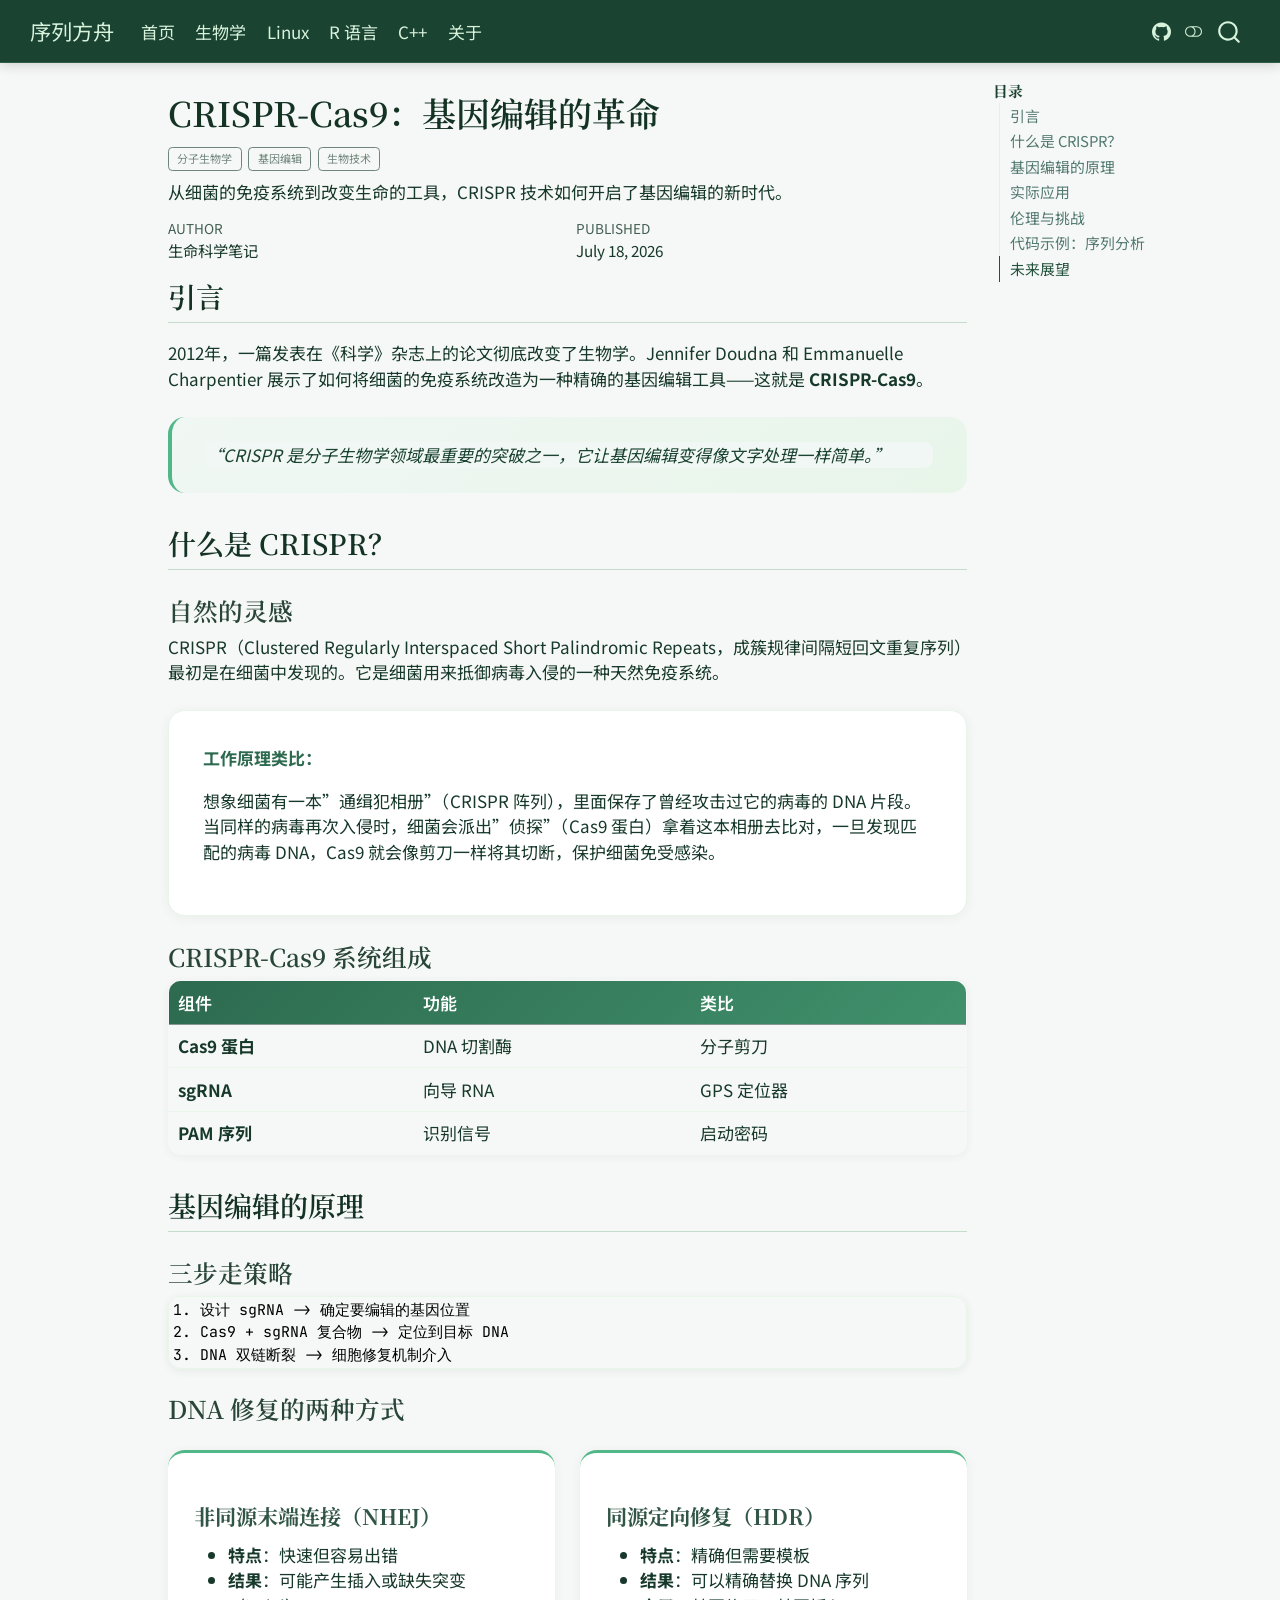
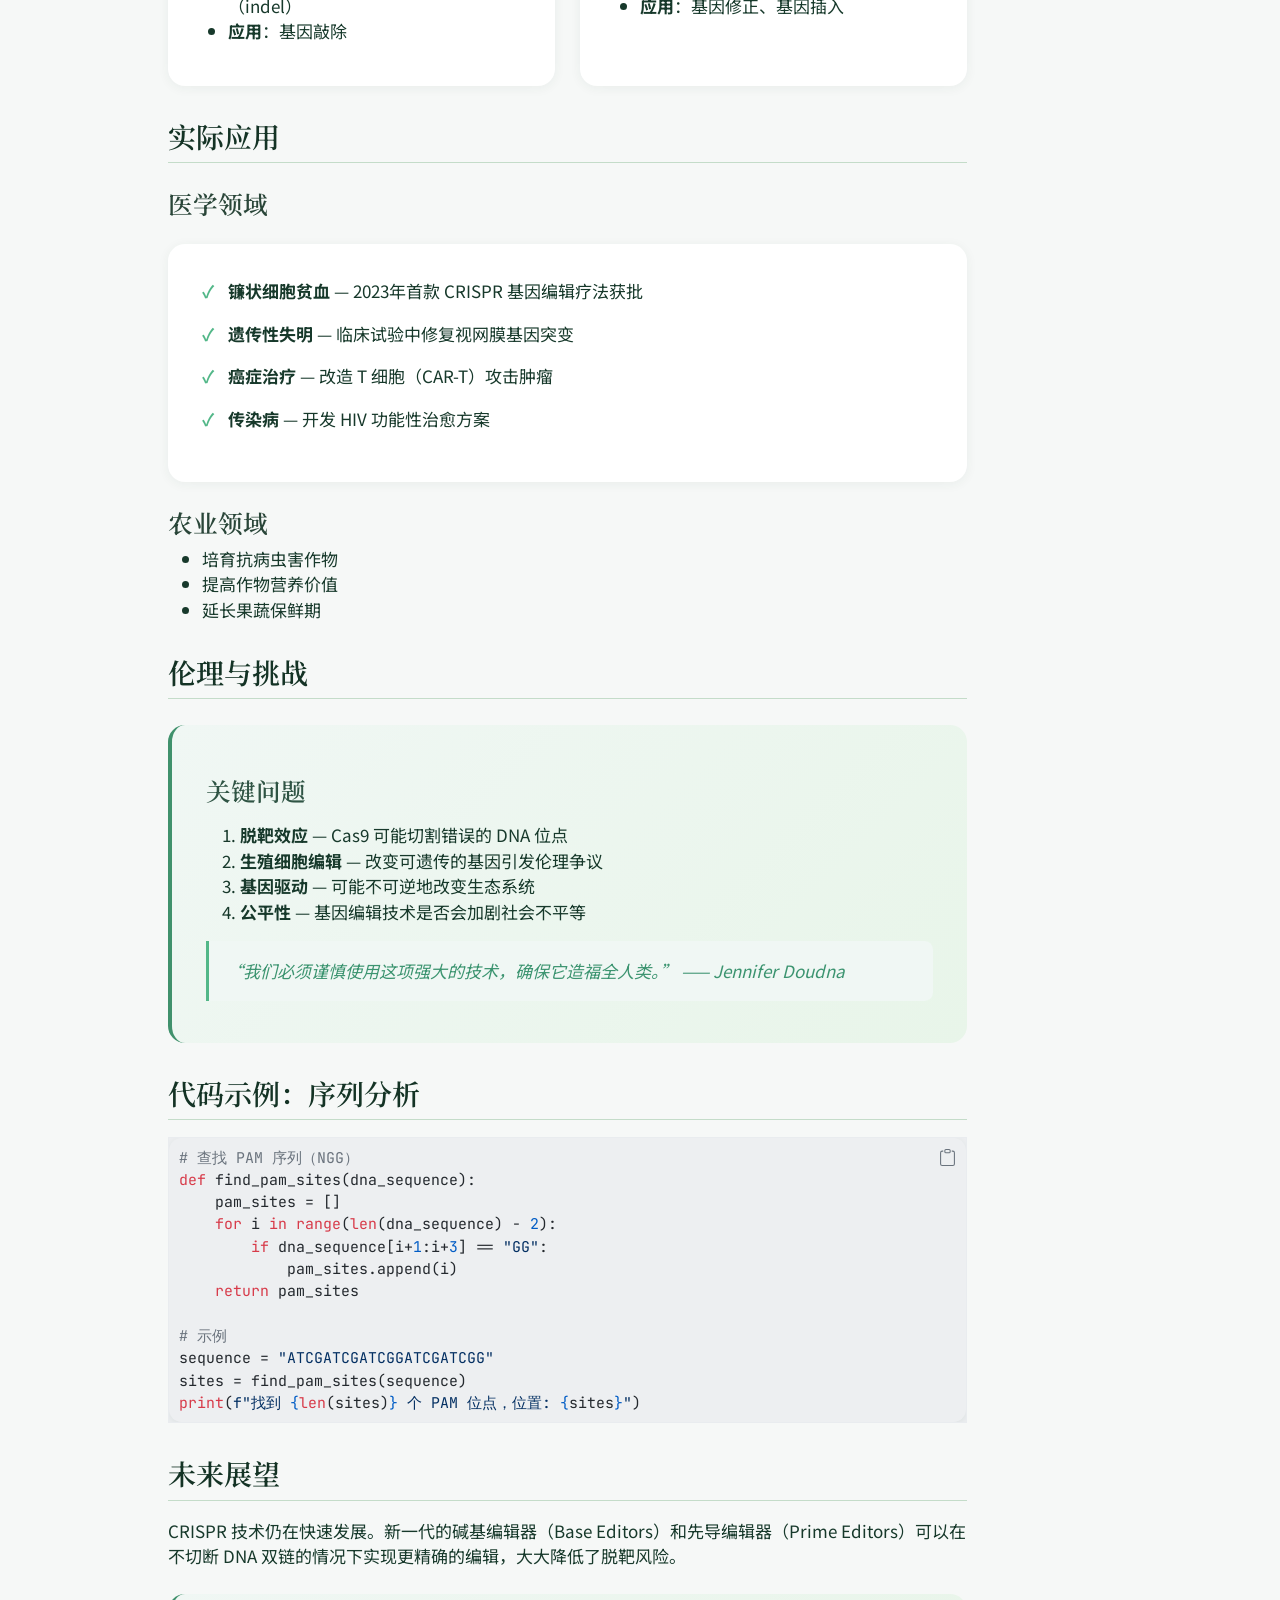
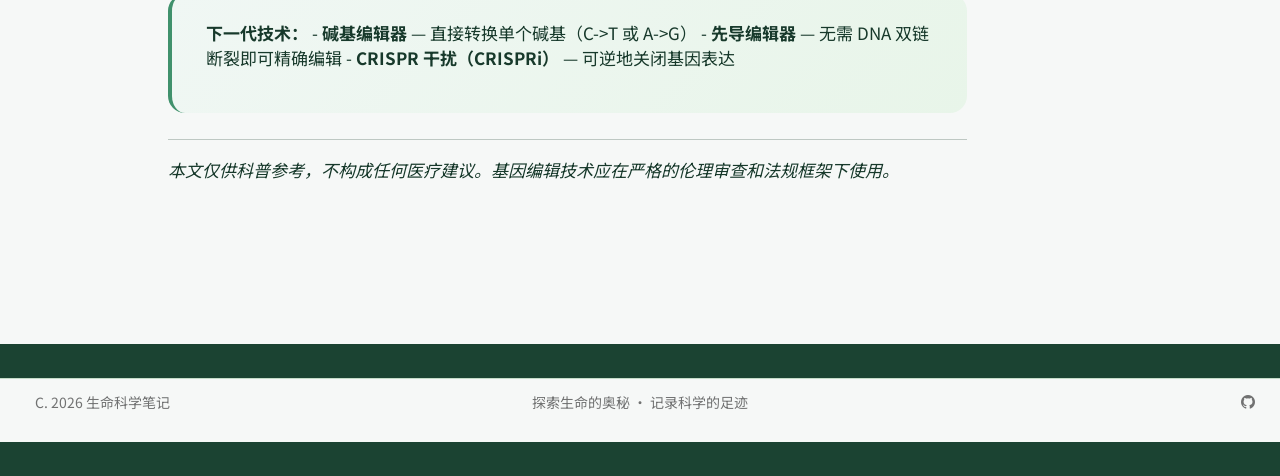
<file: docs/posts/first-post.html>
<!DOCTYPE html>
<html xmlns="http://www.w3.org/1999/xhtml" lang="en" xml:lang="en"><head>

<meta charset="utf-8">
<meta name="generator" content="quarto-1.9.38">

<meta name="viewport" content="width=device-width, initial-scale=1.0, user-scalable=yes">

<meta name="author" content="生命科学笔记">
<meta name="dcterms.date" content="2026-07-18">
<meta name="description" content="从细菌的免疫系统到改变生命的工具，CRISPR 技术如何开启了基因编辑的新时代。">

<title>CRISPR-Cas9：基因编辑的革命 – 序列方舟</title>
<style>
/* Default styles provided by pandoc.
** See https://pandoc.org/MANUAL.html#variables-for-html for config info.
*/
code{white-space: pre-wrap;}
span.smallcaps{font-variant: small-caps;}
div.columns{display: flex; gap: min(4vw, 1.5em);}
div.column{flex: auto; overflow-x: auto;}
div.hanging-indent{margin-left: 1.5em; text-indent: -1.5em;}
ul.task-list{list-style: none;}
ul.task-list li input[type="checkbox"] {
  width: 0.8em;
  margin: 0 0.8em 0.2em -1em; /* quarto-specific, see https://github.com/quarto-dev/quarto-cli/issues/4556 */ 
  vertical-align: middle;
}
/* CSS for syntax highlighting */
html { -webkit-text-size-adjust: 100%; }
pre > code.sourceCode { white-space: pre; position: relative; }
pre > code.sourceCode > span { display: inline-block; line-height: 1.25; }
pre > code.sourceCode > span:empty { height: 1.2em; }
.sourceCode { overflow: visible; }
code.sourceCode > span { color: inherit; text-decoration: inherit; }
div.sourceCode { margin: 1em 0; }
pre.sourceCode { margin: 0; }
@media screen {
div.sourceCode { overflow: auto; }
}
@media print {
pre > code.sourceCode { white-space: pre-wrap; }
pre > code.sourceCode > span { text-indent: -5em; padding-left: 5em; }
}
pre.numberSource code
  { counter-reset: source-line 0; }
pre.numberSource code > span
  { position: relative; left: -4em; counter-increment: source-line; }
pre.numberSource code > span > a:first-child::before
  { content: counter(source-line);
    position: relative; left: -1em; text-align: right; vertical-align: baseline;
    border: none; display: inline-block;
    -webkit-touch-callout: none; -webkit-user-select: none;
    -khtml-user-select: none; -moz-user-select: none;
    -ms-user-select: none; user-select: none;
    padding: 0 4px; width: 4em;
  }
pre.numberSource { margin-left: 3em;  padding-left: 4px; }
div.sourceCode
  {   }
@media screen {
pre > code.sourceCode > span > a:first-child::before { text-decoration: underline; }
}
</style>


<script src="../site_libs/quarto-nav/quarto-nav.js"></script>
<script src="../site_libs/quarto-nav/headroom.min.js"></script>
<script src="../site_libs/clipboard/clipboard.min.js"></script>
<script src="../site_libs/quarto-search/autocomplete.umd.js"></script>
<script src="../site_libs/quarto-search/fuse.min.js"></script>
<script src="../site_libs/quarto-search/quarto-search.js"></script>
<meta name="quarto:offset" content="../">
<script src="../site_libs/quarto-html/quarto.js" type="module"></script>
<script src="../site_libs/quarto-html/tabsets/tabsets.js" type="module"></script>
<script src="../site_libs/quarto-html/popper.min.js"></script>
<script src="../site_libs/quarto-html/tippy.umd.min.js"></script>
<script src="../site_libs/quarto-html/anchor.min.js"></script>
<link href="../site_libs/quarto-html/tippy.css" rel="stylesheet">
<link href="../site_libs/quarto-html/quarto-syntax-highlighting-d58168542e1b05ab509c510cbeb13b13.css" rel="stylesheet" class="quarto-color-scheme" id="quarto-text-highlighting-styles">
<link href="../site_libs/quarto-html/quarto-syntax-highlighting-dark-88e37a8f5ac5aee93fe4de4f1f74577c.css" rel="stylesheet" class="quarto-color-scheme quarto-color-alternate" id="quarto-text-highlighting-styles">
<link href="../site_libs/quarto-html/quarto-syntax-highlighting-d58168542e1b05ab509c510cbeb13b13.css" rel="stylesheet" class="quarto-color-scheme-extra" id="quarto-text-highlighting-styles">
<script src="../site_libs/bootstrap/bootstrap.min.js"></script>
<link href="../site_libs/bootstrap/bootstrap-icons.css" rel="stylesheet">
<link href="../site_libs/bootstrap/bootstrap-2e532a7a63d333a9c66d74130b118163.min.css" rel="stylesheet" append-hash="true" class="quarto-color-scheme" id="quarto-bootstrap" data-mode="light">
<link href="../site_libs/bootstrap/bootstrap-dark-53a19206c64a78d3fd4781d0062a2a1d.min.css" rel="stylesheet" append-hash="true" class="quarto-color-scheme quarto-color-alternate" id="quarto-bootstrap" data-mode="light">
<link href="../site_libs/bootstrap/bootstrap-2e532a7a63d333a9c66d74130b118163.min.css" rel="stylesheet" append-hash="true" class="quarto-color-scheme-extra" id="quarto-bootstrap" data-mode="light">
<script id="quarto-search-options" type="application/json">{
  "location": "navbar",
  "copy-button": false,
  "collapse-after": 3,
  "panel-placement": "end",
  "type": "overlay",
  "limit": 50,
  "keyboard-shortcut": [
    "f",
    "/",
    "s"
  ],
  "show-item-context": false,
  "language": {
    "search-no-results-text": "No results",
    "search-matching-documents-text": "matching documents",
    "search-copy-link-title": "Copy link to search",
    "search-hide-matches-text": "Hide additional matches",
    "search-more-match-text": "more match in this document",
    "search-more-matches-text": "more matches in this document",
    "search-clear-button-title": "Clear",
    "search-text-placeholder": "",
    "search-detached-cancel-button-title": "Cancel",
    "search-submit-button-title": "Submit",
    "search-label": "Search"
  }
}</script>
<style>html{ scroll-behavior: smooth; }</style>
<link rel="preconnect" href="https://fonts.googleapis.com">
<link rel="preconnect" href="https://fonts.gstatic.com" crossorigin="">
<link href="https://fonts.googleapis.com/css2?family=Noto+Serif+SC:wght@400;600;700&amp;family=Noto+Sans+SC:wght@300;400;500;700&amp;family=JetBrains+Mono:wght@400;500&amp;display=swap" rel="stylesheet">


<link rel="stylesheet" href="../styles/bio-theme.css">
</head>

<body class="nav-fixed quarto-light"><script id="quarto-html-before-body" type="application/javascript">
    const toggleBodyColorMode = (bsSheetEl) => {
      const mode = bsSheetEl.getAttribute("data-mode");
      const bodyEl = window.document.querySelector("body");
      if (mode === "dark") {
        bodyEl.classList.add("quarto-dark");
        bodyEl.classList.remove("quarto-light");
      } else {
        bodyEl.classList.add("quarto-light");
        bodyEl.classList.remove("quarto-dark");
      }
    }
    const toggleBodyColorPrimary = () => {
      const bsSheetEl = window.document.querySelector("link#quarto-bootstrap:not([rel=disabled-stylesheet])");
      if (bsSheetEl) {
        toggleBodyColorMode(bsSheetEl);
      }
    }
    const setColorSchemeToggle = (alternate) => {
      const toggles = window.document.querySelectorAll('.quarto-color-scheme-toggle');
      for (let i=0; i < toggles.length; i++) {
        const toggle = toggles[i];
        if (toggle) {
          if (alternate) {
            toggle.classList.add("alternate");
          } else {
            toggle.classList.remove("alternate");
          }
        }
      }
    };
    const toggleColorMode = (alternate) => {
      // Switch the stylesheets
      const primaryStylesheets = window.document.querySelectorAll('link.quarto-color-scheme:not(.quarto-color-alternate)');
      const alternateStylesheets = window.document.querySelectorAll('link.quarto-color-scheme.quarto-color-alternate');
      manageTransitions('#quarto-margin-sidebar .nav-link', false);
      if (alternate) {
        // note: dark is layered on light, we don't disable primary!
        enableStylesheet(alternateStylesheets);
        for (const sheetNode of alternateStylesheets) {
          if (sheetNode.id === "quarto-bootstrap") {
            toggleBodyColorMode(sheetNode);
          }
        }
      } else {
        disableStylesheet(alternateStylesheets);
        enableStylesheet(primaryStylesheets)
        toggleBodyColorPrimary();
      }
      manageTransitions('#quarto-margin-sidebar .nav-link', true);
      // Switch the toggles
      setColorSchemeToggle(alternate)
      // Hack to workaround the fact that safari doesn't
      // properly recolor the scrollbar when toggling (#1455)
      if (navigator.userAgent.indexOf('Safari') > 0 && navigator.userAgent.indexOf('Chrome') == -1) {
        manageTransitions("body", false);
        window.scrollTo(0, 1);
        setTimeout(() => {
          window.scrollTo(0, 0);
          manageTransitions("body", true);
        }, 40);
      }
    }
    const disableStylesheet = (stylesheets) => {
      for (let i=0; i < stylesheets.length; i++) {
        const stylesheet = stylesheets[i];
        stylesheet.rel = 'disabled-stylesheet';
      }
    }
    const enableStylesheet = (stylesheets) => {
      for (let i=0; i < stylesheets.length; i++) {
        const stylesheet = stylesheets[i];
        if(stylesheet.rel !== 'stylesheet') { // for Chrome, which will still FOUC without this check
          stylesheet.rel = 'stylesheet';
        }
      }
    }
    const manageTransitions = (selector, allowTransitions) => {
      const els = window.document.querySelectorAll(selector);
      for (let i=0; i < els.length; i++) {
        const el = els[i];
        if (allowTransitions) {
          el.classList.remove('notransition');
        } else {
          el.classList.add('notransition');
        }
      }
    }
    const isFileUrl = () => {
      return window.location.protocol === 'file:';
    }
    const hasAlternateSentinel = () => {
      let styleSentinel = getColorSchemeSentinel();
      if (styleSentinel !== null) {
        return styleSentinel === "alternate";
      } else {
        return false;
      }
    }
    const setStyleSentinel = (alternate) => {
      const value = alternate ? "alternate" : "default";
      if (!isFileUrl()) {
        window.localStorage.setItem("quarto-color-scheme", value);
      } else {
        localAlternateSentinel = value;
      }
    }
    const getColorSchemeSentinel = () => {
      if (!isFileUrl()) {
        const storageValue = window.localStorage.getItem("quarto-color-scheme");
        return storageValue != null ? storageValue : localAlternateSentinel;
      } else {
        return localAlternateSentinel;
      }
    }
    const toggleGiscusIfUsed = (isAlternate, darkModeDefault) => {
      const baseTheme = document.querySelector('#giscus-base-theme')?.value ?? 'light';
      const alternateTheme = document.querySelector('#giscus-alt-theme')?.value ?? 'dark';
      let newTheme = '';
      if(authorPrefersDark) {
        newTheme = isAlternate ? baseTheme : alternateTheme;
      } else {
        newTheme = isAlternate ? alternateTheme : baseTheme;
      }
      const changeGiscusTheme = () => {
        // From: https://github.com/giscus/giscus/issues/336
        const sendMessage = (message) => {
          const iframe = document.querySelector('iframe.giscus-frame');
          if (!iframe) return;
          iframe.contentWindow.postMessage({ giscus: message }, 'https://giscus.app');
        }
        sendMessage({
          setConfig: {
            theme: newTheme
          }
        });
      }
      const isGiscussLoaded = window.document.querySelector('iframe.giscus-frame') !== null;
      if (isGiscussLoaded) {
        changeGiscusTheme();
      }
    };
    const authorPrefersDark = false;
    const darkModeDefault = authorPrefersDark;
      document.querySelector('link#quarto-text-highlighting-styles.quarto-color-scheme-extra').rel = 'disabled-stylesheet';
      document.querySelector('link#quarto-bootstrap.quarto-color-scheme-extra').rel = 'disabled-stylesheet';
    let localAlternateSentinel = darkModeDefault ? 'alternate' : 'default';
    // Dark / light mode switch
    window.quartoToggleColorScheme = () => {
      // Read the current dark / light value
      let toAlternate = !hasAlternateSentinel();
      toggleColorMode(toAlternate);
      setStyleSentinel(toAlternate);
      toggleGiscusIfUsed(toAlternate, darkModeDefault);
      window.dispatchEvent(new Event('resize'));
    };
    // Switch to dark mode if need be
    if (hasAlternateSentinel()) {
      toggleColorMode(true);
    } else {
      toggleColorMode(false);
    }
  </script>

<div id="quarto-search-results"></div>
  <header id="quarto-header" class="headroom fixed-top">
    <nav class="navbar navbar-expand-lg " data-bs-theme="dark">
      <div class="navbar-container container-fluid">
      <div class="navbar-brand-container mx-auto">
    <a class="navbar-brand" href="../index.html">
    <span class="navbar-title">序列方舟</span>
    </a>
  </div>
            <div id="quarto-search" class="" title="Search"></div>
          <button class="navbar-toggler" type="button" data-bs-toggle="collapse" data-bs-target="#navbarCollapse" aria-controls="navbarCollapse" role="menu" aria-expanded="false" aria-label="Toggle navigation" onclick="if (window.quartoToggleHeadroom) { window.quartoToggleHeadroom(); }">
  <span class="navbar-toggler-icon"></span>
</button>
          <div class="collapse navbar-collapse" id="navbarCollapse">
            <ul class="navbar-nav navbar-nav-scroll me-auto">
  <li class="nav-item">
    <a class="nav-link" href="../index.html"> 
<span class="menu-text">首页</span></a>
  </li>  
  <li class="nav-item">
    <a class="nav-link" href="../posts.html"> 
<span class="menu-text">生物学</span></a>
  </li>  
  <li class="nav-item">
    <a class="nav-link" href="../linux.html"> 
<span class="menu-text">Linux</span></a>
  </li>  
  <li class="nav-item">
    <a class="nav-link" href="../r-lang.html"> 
<span class="menu-text">R 语言</span></a>
  </li>  
  <li class="nav-item">
    <a class="nav-link" href="../cpp.html"> 
<span class="menu-text">C++</span></a>
  </li>  
  <li class="nav-item">
    <a class="nav-link" href="../about.html"> 
<span class="menu-text">关于</span></a>
  </li>  
</ul>
            <ul class="navbar-nav navbar-nav-scroll ms-auto">
  <li class="nav-item compact">
    <a class="nav-link" href="https://github.com"> <i class="bi bi-github" role="img" aria-label="GitHub">
</i> 
<span class="menu-text"></span></a>
  </li>  
</ul>
          </div> <!-- /navcollapse -->
            <div class="quarto-navbar-tools">
  <a href="" class="quarto-color-scheme-toggle quarto-navigation-tool  px-1" onclick="window.quartoToggleColorScheme(); return false;" title="Toggle dark mode"><i class="bi"></i></a>
</div>
      </div> <!-- /container-fluid -->
    </nav>
</header>
<!-- content -->
<div id="quarto-content" class="quarto-container page-columns page-rows-contents page-layout-article page-navbar">
<!-- sidebar -->
<!-- margin-sidebar -->
    <div id="quarto-margin-sidebar" class="sidebar margin-sidebar">
        <nav id="TOC" role="doc-toc" class="toc-active">
    <h2 id="toc-title">目录</h2>
   
  <ul>
  <li><a href="#引言" id="toc-引言" class="nav-link active" data-scroll-target="#引言">引言</a></li>
  <li><a href="#什么是-crispr" id="toc-什么是-crispr" class="nav-link" data-scroll-target="#什么是-crispr">什么是 CRISPR？</a>
  <ul class="collapse">
  <li><a href="#自然的灵感" id="toc-自然的灵感" class="nav-link" data-scroll-target="#自然的灵感">自然的灵感</a></li>
  <li><a href="#crispr-cas9-系统组成" id="toc-crispr-cas9-系统组成" class="nav-link" data-scroll-target="#crispr-cas9-系统组成">CRISPR-Cas9 系统组成</a></li>
  </ul></li>
  <li><a href="#基因编辑的原理" id="toc-基因编辑的原理" class="nav-link" data-scroll-target="#基因编辑的原理">基因编辑的原理</a>
  <ul class="collapse">
  <li><a href="#三步走策略" id="toc-三步走策略" class="nav-link" data-scroll-target="#三步走策略">三步走策略</a></li>
  <li><a href="#dna-修复的两种方式" id="toc-dna-修复的两种方式" class="nav-link" data-scroll-target="#dna-修复的两种方式">DNA 修复的两种方式</a></li>
  </ul></li>
  <li><a href="#实际应用" id="toc-实际应用" class="nav-link" data-scroll-target="#实际应用">实际应用</a>
  <ul class="collapse">
  <li><a href="#医学领域" id="toc-医学领域" class="nav-link" data-scroll-target="#医学领域">医学领域</a></li>
  <li><a href="#农业领域" id="toc-农业领域" class="nav-link" data-scroll-target="#农业领域">农业领域</a></li>
  </ul></li>
  <li><a href="#伦理与挑战" id="toc-伦理与挑战" class="nav-link" data-scroll-target="#伦理与挑战">伦理与挑战</a>
  <ul class="collapse">
  <li><a href="#关键问题" id="toc-关键问题" class="nav-link" data-scroll-target="#关键问题">关键问题</a></li>
  </ul></li>
  <li><a href="#代码示例序列分析" id="toc-代码示例序列分析" class="nav-link" data-scroll-target="#代码示例序列分析">代码示例：序列分析</a></li>
  <li><a href="#未来展望" id="toc-未来展望" class="nav-link" data-scroll-target="#未来展望">未来展望</a></li>
  </ul>
</nav>
    </div>
<!-- main -->
<main class="content" id="quarto-document-content">


<header id="title-block-header" class="quarto-title-block default">
<div class="quarto-title">
<h1 class="title">CRISPR-Cas9：基因编辑的革命</h1>
  <div class="quarto-categories">
    <div class="quarto-category">分子生物学</div>
    <div class="quarto-category">基因编辑</div>
    <div class="quarto-category">生物技术</div>
  </div>
  </div>

<div>
  <div class="description">
    从细菌的免疫系统到改变生命的工具，CRISPR 技术如何开启了基因编辑的新时代。
  </div>
</div>


<div class="quarto-title-meta">

    <div>
    <div class="quarto-title-meta-heading">Author</div>
    <div class="quarto-title-meta-contents">
             <p>生命科学笔记 </p>
          </div>
  </div>
    
    <div>
    <div class="quarto-title-meta-heading">Published</div>
    <div class="quarto-title-meta-contents">
      <p class="date">July 18, 2026</p>
    </div>
  </div>
  
    
  </div>
  


</header>


<section id="引言" class="level2">
<h2 class="anchored" data-anchor-id="引言">引言</h2>
<p>2012年，一篇发表在《科学》杂志上的论文彻底改变了生物学。Jennifer Doudna 和 Emmanuelle Charpentier 展示了如何将细菌的免疫系统改造为一种精确的基因编辑工具——这就是 <strong>CRISPR-Cas9</strong>。</p>
<div class="article-intro">
<blockquote class="blockquote">
<p>“CRISPR 是分子生物学领域最重要的突破之一，它让基因编辑变得像文字处理一样简单。”</p>
</blockquote>
</div>
</section>
<section id="什么是-crispr" class="level2">
<h2 class="anchored" data-anchor-id="什么是-crispr">什么是 CRISPR？</h2>
<section id="自然的灵感" class="level3">
<h3 class="anchored" data-anchor-id="自然的灵感">自然的灵感</h3>
<p>CRISPR（Clustered Regularly Interspaced Short Palindromic Repeats，成簇规律间隔短回文重复序列）最初是在细菌中发现的。它是细菌用来抵御病毒入侵的一种天然免疫系统。</p>
<div class="concept-box">
<p><strong>工作原理类比：</strong></p>
<p>想象细菌有一本”通缉犯相册”（CRISPR 阵列），里面保存了曾经攻击过它的病毒的 DNA 片段。当同样的病毒再次入侵时，细菌会派出”侦探”（Cas9 蛋白）拿着这本相册去比对，一旦发现匹配的病毒 DNA，Cas9 就会像剪刀一样将其切断，保护细菌免受感染。</p>
</div>
</section>
<section id="crispr-cas9-系统组成" class="level3">
<h3 class="anchored" data-anchor-id="crispr-cas9-系统组成">CRISPR-Cas9 系统组成</h3>
<table class="caption-top table">
<thead>
<tr class="header">
<th>组件</th>
<th>功能</th>
<th>类比</th>
</tr>
</thead>
<tbody>
<tr class="odd">
<td><strong>Cas9 蛋白</strong></td>
<td>DNA 切割酶</td>
<td>分子剪刀</td>
</tr>
<tr class="even">
<td><strong>sgRNA</strong></td>
<td>向导 RNA</td>
<td>GPS 定位器</td>
</tr>
<tr class="odd">
<td><strong>PAM 序列</strong></td>
<td>识别信号</td>
<td>启动密码</td>
</tr>
</tbody>
</table>
</section>
</section>
<section id="基因编辑的原理" class="level2">
<h2 class="anchored" data-anchor-id="基因编辑的原理">基因编辑的原理</h2>
<section id="三步走策略" class="level3">
<h3 class="anchored" data-anchor-id="三步走策略">三步走策略</h3>
<pre><code>1. 设计 sgRNA -&gt; 确定要编辑的基因位置
2. Cas9 + sgRNA 复合物 -&gt; 定位到目标 DNA
3. DNA 双链断裂 -&gt; 细胞修复机制介入</code></pre>
</section>
<section id="dna-修复的两种方式" class="level3">
<h3 class="anchored" data-anchor-id="dna-修复的两种方式">DNA 修复的两种方式</h3>
<div class="repair-methods">
<section id="非同源末端连接nhej" class="level4 repair-card">
<h4 class="anchored" data-anchor-id="非同源末端连接nhej">非同源末端连接（NHEJ）</h4>
<ul>
<li><strong>特点</strong>：快速但容易出错</li>
<li><strong>结果</strong>：可能产生插入或缺失突变（indel）</li>
<li><strong>应用</strong>：基因敲除</li>
</ul>
</section>
<section id="同源定向修复hdr" class="level4 repair-card">
<h4 class="anchored" data-anchor-id="同源定向修复hdr">同源定向修复（HDR）</h4>
<ul>
<li><strong>特点</strong>：精确但需要模板</li>
<li><strong>结果</strong>：可以精确替换 DNA 序列</li>
<li><strong>应用</strong>：基因修正、基因插入</li>
</ul>
</section>
</div>
</section>
</section>
<section id="实际应用" class="level2">
<h2 class="anchored" data-anchor-id="实际应用">实际应用</h2>
<section id="医学领域" class="level3">
<h3 class="anchored" data-anchor-id="医学领域">医学领域</h3>
<div class="app-section">
<ul>
<li><strong>镰状细胞贫血</strong> — 2023年首款 CRISPR 基因编辑疗法获批</li>
<li><strong>遗传性失明</strong> — 临床试验中修复视网膜基因突变</li>
<li><strong>癌症治疗</strong> — 改造 T 细胞（CAR-T）攻击肿瘤</li>
<li><strong>传染病</strong> — 开发 HIV 功能性治愈方案</li>
</ul>
</div>
</section>
<section id="农业领域" class="level3">
<h3 class="anchored" data-anchor-id="农业领域">农业领域</h3>
<ul>
<li>培育抗病虫害作物</li>
<li>提高作物营养价值</li>
<li>延长果蔬保鲜期</li>
</ul>
</section>
</section>
<section id="伦理与挑战" class="level2">
<h2 class="anchored" data-anchor-id="伦理与挑战">伦理与挑战</h2>
<section id="关键问题" class="level3 ethics-box">
<h3 class="anchored" data-anchor-id="关键问题">关键问题</h3>
<ol type="1">
<li><strong>脱靶效应</strong> — Cas9 可能切割错误的 DNA 位点</li>
<li><strong>生殖细胞编辑</strong> — 改变可遗传的基因引发伦理争议</li>
<li><strong>基因驱动</strong> — 可能不可逆地改变生态系统</li>
<li><strong>公平性</strong> — 基因编辑技术是否会加剧社会不平等</li>
</ol>
<blockquote class="blockquote">
<p>“我们必须谨慎使用这项强大的技术，确保它造福全人类。” —— Jennifer Doudna</p>
</blockquote>
</section>
</section>
<section id="代码示例序列分析" class="level2">
<h2 class="anchored" data-anchor-id="代码示例序列分析">代码示例：序列分析</h2>
<div class="code-copy-outer-scaffold"><div class="sourceCode" id="cb2"><pre class="sourceCode python code-with-copy"><code class="sourceCode python"><span id="cb2-1"><a href="#cb2-1" aria-hidden="true" tabindex="-1"></a><span class="co"># 查找 PAM 序列（NGG）</span></span>
<span id="cb2-2"><a href="#cb2-2" aria-hidden="true" tabindex="-1"></a><span class="kw">def</span> find_pam_sites(dna_sequence):</span>
<span id="cb2-3"><a href="#cb2-3" aria-hidden="true" tabindex="-1"></a>    pam_sites <span class="op">=</span> []</span>
<span id="cb2-4"><a href="#cb2-4" aria-hidden="true" tabindex="-1"></a>    <span class="cf">for</span> i <span class="kw">in</span> <span class="bu">range</span>(<span class="bu">len</span>(dna_sequence) <span class="op">-</span> <span class="dv">2</span>):</span>
<span id="cb2-5"><a href="#cb2-5" aria-hidden="true" tabindex="-1"></a>        <span class="cf">if</span> dna_sequence[i<span class="op">+</span><span class="dv">1</span>:i<span class="op">+</span><span class="dv">3</span>] <span class="op">==</span> <span class="st">"GG"</span>:</span>
<span id="cb2-6"><a href="#cb2-6" aria-hidden="true" tabindex="-1"></a>            pam_sites.append(i)</span>
<span id="cb2-7"><a href="#cb2-7" aria-hidden="true" tabindex="-1"></a>    <span class="cf">return</span> pam_sites</span>
<span id="cb2-8"><a href="#cb2-8" aria-hidden="true" tabindex="-1"></a></span>
<span id="cb2-9"><a href="#cb2-9" aria-hidden="true" tabindex="-1"></a><span class="co"># 示例</span></span>
<span id="cb2-10"><a href="#cb2-10" aria-hidden="true" tabindex="-1"></a>sequence <span class="op">=</span> <span class="st">"ATCGATCGATCGGATCGATCGG"</span></span>
<span id="cb2-11"><a href="#cb2-11" aria-hidden="true" tabindex="-1"></a>sites <span class="op">=</span> find_pam_sites(sequence)</span>
<span id="cb2-12"><a href="#cb2-12" aria-hidden="true" tabindex="-1"></a><span class="bu">print</span>(<span class="ss">f"找到 </span><span class="sc">{</span><span class="bu">len</span>(sites)<span class="sc">}</span><span class="ss"> 个 PAM 位点，位置: </span><span class="sc">{</span>sites<span class="sc">}</span><span class="ss">"</span>)</span></code></pre></div><button title="Copy to Clipboard" class="code-copy-button"><i class="bi"></i></button></div>
</section>
<section id="未来展望" class="level2">
<h2 class="anchored" data-anchor-id="未来展望">未来展望</h2>
<p>CRISPR 技术仍在快速发展。新一代的碱基编辑器（Base Editors）和先导编辑器（Prime Editors）可以在不切断 DNA 双链的情况下实现更精确的编辑，大大降低了脱靶风险。</p>
<div class="future-box">
<p><strong>下一代技术：</strong> - <strong>碱基编辑器</strong> — 直接转换单个碱基（C-&gt;T 或 A-&gt;G） - <strong>先导编辑器</strong> — 无需 DNA 双链断裂即可精确编辑 - <strong>CRISPR 干扰（CRISPRi）</strong> — 可逆地关闭基因表达</p>
</div>
<hr>
<p><em>本文仅供科普参考，不构成任何医疗建议。基因编辑技术应在严格的伦理审查和法规框架下使用。</em></p>


</section>

</main> <!-- /main -->
<script id="quarto-html-after-body" type="application/javascript">
  window.document.addEventListener("DOMContentLoaded", function (event) {
    // Ensure there is a toggle, if there isn't float one in the top right
    if (window.document.querySelector('.quarto-color-scheme-toggle') === null) {
      const a = window.document.createElement('a');
      a.classList.add('top-right');
      a.classList.add('quarto-color-scheme-toggle');
      a.href = "";
      a.onclick = function() { try { window.quartoToggleColorScheme(); } catch {} return false; };
      const i = window.document.createElement("i");
      i.classList.add('bi');
      a.appendChild(i);
      window.document.body.appendChild(a);
    }
    setColorSchemeToggle(hasAlternateSentinel())
    const icon = "";
    const anchorJS = new window.AnchorJS();
    anchorJS.options = {
      placement: 'right',
      icon: icon
    };
    anchorJS.add('.anchored');
    const isCodeAnnotation = (el) => {
      for (const clz of el.classList) {
        if (clz.startsWith('code-annotation-')) {                     
          return true;
        }
      }
      return false;
    }
    const onCopySuccess = function(e) {
      // button target
      const button = e.trigger;
      // don't keep focus
      button.blur();
      // flash "checked"
      button.classList.add('code-copy-button-checked');
      var currentTitle = button.getAttribute("title");
      button.setAttribute("title", "Copied!");
      let tooltip;
      if (window.bootstrap) {
        button.setAttribute("data-bs-toggle", "tooltip");
        button.setAttribute("data-bs-placement", "left");
        button.setAttribute("data-bs-title", "Copied!");
        tooltip = new bootstrap.Tooltip(button, 
          { trigger: "manual", 
            customClass: "code-copy-button-tooltip",
            offset: [0, -8]});
        tooltip.show();    
      }
      setTimeout(function() {
        if (tooltip) {
          tooltip.hide();
          button.removeAttribute("data-bs-title");
          button.removeAttribute("data-bs-toggle");
          button.removeAttribute("data-bs-placement");
        }
        button.setAttribute("title", currentTitle);
        button.classList.remove('code-copy-button-checked');
      }, 1000);
      // clear code selection
      e.clearSelection();
    }
    const getTextToCopy = function(trigger) {
      const outerScaffold = trigger.parentElement.cloneNode(true);
      const codeEl = outerScaffold.querySelector('code');
      for (const childEl of codeEl.children) {
        if (isCodeAnnotation(childEl)) {
          childEl.remove();
        }
      }
      return codeEl.innerText;
    }
    const clipboard = new window.ClipboardJS('.code-copy-button:not([data-in-quarto-modal])', {
      text: getTextToCopy
    });
    clipboard.on('success', onCopySuccess);
    if (window.document.getElementById('quarto-embedded-source-code-modal')) {
      const clipboardModal = new window.ClipboardJS('.code-copy-button[data-in-quarto-modal]', {
        text: getTextToCopy,
        container: window.document.getElementById('quarto-embedded-source-code-modal')
      });
      clipboardModal.on('success', onCopySuccess);
    }
      var localhostRegex = new RegExp(/^(?:http|https):\/\/localhost\:?[0-9]*\//);
      var mailtoRegex = new RegExp(/^mailto:/);
        var filterRegex = new RegExp('/' + window.location.host + '/');
      var isInternal = (href) => {
          return filterRegex.test(href) || localhostRegex.test(href) || mailtoRegex.test(href);
      }
      // Inspect non-navigation links and adorn them if external
     var links = window.document.querySelectorAll('a[href]:not(.nav-link):not(.navbar-brand):not(.toc-action):not(.sidebar-link):not(.sidebar-item-toggle):not(.pagination-link):not(.no-external):not([aria-hidden]):not(.dropdown-item):not(.quarto-navigation-tool):not(.about-link)');
      for (var i=0; i<links.length; i++) {
        const link = links[i];
        if (!isInternal(link.href)) {
          // undo the damage that might have been done by quarto-nav.js in the case of
          // links that we want to consider external
          if (link.dataset.originalHref !== undefined) {
            link.href = link.dataset.originalHref;
          }
        }
      }
    function tippyHover(el, contentFn, onTriggerFn, onUntriggerFn) {
      const config = {
        allowHTML: true,
        maxWidth: 500,
        delay: 100,
        arrow: false,
        appendTo: function(el) {
            return el.parentElement;
        },
        interactive: true,
        interactiveBorder: 10,
        theme: 'quarto',
        placement: 'bottom-start',
      };
      if (contentFn) {
        config.content = contentFn;
      }
      if (onTriggerFn) {
        config.onTrigger = onTriggerFn;
      }
      if (onUntriggerFn) {
        config.onUntrigger = onUntriggerFn;
      }
      window.tippy(el, config); 
    }
    const noterefs = window.document.querySelectorAll('a[role="doc-noteref"]');
    for (var i=0; i<noterefs.length; i++) {
      const ref = noterefs[i];
      tippyHover(ref, function() {
        // use id or data attribute instead here
        let href = ref.getAttribute('data-footnote-href') || ref.getAttribute('href');
        try { href = new URL(href).hash; } catch {}
        const id = href.replace(/^#\/?/, "");
        const note = window.document.getElementById(id);
        if (note) {
          return note.innerHTML;
        } else {
          return "";
        }
      });
    }
    const xrefs = window.document.querySelectorAll('a.quarto-xref');
    const processXRef = (id, note) => {
      // Strip column container classes
      const stripColumnClz = (el) => {
        el.classList.remove("page-full", "page-columns");
        if (el.children) {
          for (const child of el.children) {
            stripColumnClz(child);
          }
        }
      }
      stripColumnClz(note)
      if (id === null || id.startsWith('sec-')) {
        // Special case sections, only their first couple elements
        const container = document.createElement("div");
        if (note.children && note.children.length > 2) {
          container.appendChild(note.children[0].cloneNode(true));
          for (let i = 1; i < note.children.length; i++) {
            const child = note.children[i];
            if (child.tagName === "P" && child.innerText === "") {
              continue;
            } else {
              container.appendChild(child.cloneNode(true));
              break;
            }
          }
          if (window.Quarto?.typesetMath) {
            window.Quarto.typesetMath(container);
          }
          return container.innerHTML
        } else {
          if (window.Quarto?.typesetMath) {
            window.Quarto.typesetMath(note);
          }
          return note.innerHTML;
        }
      } else {
        // Remove any anchor links if they are present
        const anchorLink = note.querySelector('a.anchorjs-link');
        if (anchorLink) {
          anchorLink.remove();
        }
        if (window.Quarto?.typesetMath) {
          window.Quarto.typesetMath(note);
        }
        if (note.classList.contains("callout")) {
          return note.outerHTML;
        } else {
          return note.innerHTML;
        }
      }
    }
    for (var i=0; i<xrefs.length; i++) {
      const xref = xrefs[i];
      tippyHover(xref, undefined, function(instance) {
        instance.disable();
        let url = xref.getAttribute('href');
        let hash = undefined; 
        if (url.startsWith('#')) {
          hash = url;
        } else {
          try { hash = new URL(url).hash; } catch {}
        }
        if (hash) {
          const id = hash.replace(/^#\/?/, "");
          const note = window.document.getElementById(id);
          if (note !== null) {
            try {
              const html = processXRef(id, note.cloneNode(true));
              instance.setContent(html);
            } finally {
              instance.enable();
              instance.show();
            }
          } else {
            // See if we can fetch this
            fetch(url.split('#')[0])
            .then(res => res.text())
            .then(html => {
              const parser = new DOMParser();
              const htmlDoc = parser.parseFromString(html, "text/html");
              const note = htmlDoc.getElementById(id);
              if (note !== null) {
                const html = processXRef(id, note);
                instance.setContent(html);
              } 
            }).finally(() => {
              instance.enable();
              instance.show();
            });
          }
        } else {
          // See if we can fetch a full url (with no hash to target)
          // This is a special case and we should probably do some content thinning / targeting
          fetch(url)
          .then(res => res.text())
          .then(html => {
            const parser = new DOMParser();
            const htmlDoc = parser.parseFromString(html, "text/html");
            const note = htmlDoc.querySelector('main.content');
            if (note !== null) {
              // This should only happen for chapter cross references
              // (since there is no id in the URL)
              // remove the first header
              if (note.children.length > 0 && note.children[0].tagName === "HEADER") {
                note.children[0].remove();
              }
              const html = processXRef(null, note);
              instance.setContent(html);
            } 
          }).finally(() => {
            instance.enable();
            instance.show();
          });
        }
      }, function(instance) {
      });
    }
        let selectedAnnoteEl;
        const selectorForAnnotation = ( cell, annotation) => {
          let cellAttr = 'data-code-cell="' + cell + '"';
          let lineAttr = 'data-code-annotation="' +  annotation + '"';
          const selector = 'span[' + cellAttr + '][' + lineAttr + ']';
          return selector;
        }
        const selectCodeLines = (annoteEl) => {
          const doc = window.document;
          const targetCell = annoteEl.getAttribute("data-target-cell");
          const targetAnnotation = annoteEl.getAttribute("data-target-annotation");
          const annoteSpan = window.document.querySelector(selectorForAnnotation(targetCell, targetAnnotation));
          const lines = annoteSpan.getAttribute("data-code-lines").split(",");
          const lineIds = lines.map((line) => {
            return targetCell + "-" + line;
          })
          let top = null;
          let height = null;
          let parent = null;
          if (lineIds.length > 0) {
              //compute the position of the single el (top and bottom and make a div)
              const el = window.document.getElementById(lineIds[0]);
              top = el.offsetTop;
              height = el.offsetHeight;
              parent = el.parentElement.parentElement;
            if (lineIds.length > 1) {
              const lastEl = window.document.getElementById(lineIds[lineIds.length - 1]);
              const bottom = lastEl.offsetTop + lastEl.offsetHeight;
              height = bottom - top;
            }
            if (top !== null && height !== null && parent !== null) {
              // cook up a div (if necessary) and position it 
              let div = window.document.getElementById("code-annotation-line-highlight");
              if (div === null) {
                div = window.document.createElement("div");
                div.setAttribute("id", "code-annotation-line-highlight");
                div.style.position = 'absolute';
                parent.appendChild(div);
              }
              div.style.top = top - 2 + "px";
              div.style.height = height + 4 + "px";
              div.style.left = 0;
              let gutterDiv = window.document.getElementById("code-annotation-line-highlight-gutter");
              if (gutterDiv === null) {
                gutterDiv = window.document.createElement("div");
                gutterDiv.setAttribute("id", "code-annotation-line-highlight-gutter");
                gutterDiv.style.position = 'absolute';
                const codeCell = window.document.getElementById(targetCell);
                const gutter = codeCell.querySelector('.code-annotation-gutter');
                gutter.appendChild(gutterDiv);
              }
              gutterDiv.style.top = top - 2 + "px";
              gutterDiv.style.height = height + 4 + "px";
            }
            selectedAnnoteEl = annoteEl;
          }
        };
        const unselectCodeLines = () => {
          const elementsIds = ["code-annotation-line-highlight", "code-annotation-line-highlight-gutter"];
          elementsIds.forEach((elId) => {
            const div = window.document.getElementById(elId);
            if (div) {
              div.remove();
            }
          });
          selectedAnnoteEl = undefined;
        };
          // Handle positioning of the toggle
      window.addEventListener(
        "resize",
        throttle(() => {
          elRect = undefined;
          if (selectedAnnoteEl) {
            selectCodeLines(selectedAnnoteEl);
          }
        }, 10)
      );
      function throttle(fn, ms) {
      let throttle = false;
      let timer;
        return (...args) => {
          if(!throttle) { // first call gets through
              fn.apply(this, args);
              throttle = true;
          } else { // all the others get throttled
              if(timer) clearTimeout(timer); // cancel #2
              timer = setTimeout(() => {
                fn.apply(this, args);
                timer = throttle = false;
              }, ms);
          }
        };
      }
        // Attach click handler to the DT
        const annoteDls = window.document.querySelectorAll('dt[data-target-cell]');
        for (const annoteDlNode of annoteDls) {
          annoteDlNode.addEventListener('click', (event) => {
            const clickedEl = event.target;
            if (clickedEl !== selectedAnnoteEl) {
              unselectCodeLines();
              const activeEl = window.document.querySelector('dt[data-target-cell].code-annotation-active');
              if (activeEl) {
                activeEl.classList.remove('code-annotation-active');
              }
              selectCodeLines(clickedEl);
              clickedEl.classList.add('code-annotation-active');
            } else {
              // Unselect the line
              unselectCodeLines();
              clickedEl.classList.remove('code-annotation-active');
            }
          });
        }
    const findCites = (el) => {
      const parentEl = el.parentElement;
      if (parentEl) {
        const cites = parentEl.dataset.cites;
        if (cites) {
          return {
            el,
            cites: cites.split(' ')
          };
        } else {
          return findCites(el.parentElement)
        }
      } else {
        return undefined;
      }
    };
    var bibliorefs = window.document.querySelectorAll('a[role="doc-biblioref"]');
    for (var i=0; i<bibliorefs.length; i++) {
      const ref = bibliorefs[i];
      const citeInfo = findCites(ref);
      if (citeInfo) {
        tippyHover(citeInfo.el, function() {
          var popup = window.document.createElement('div');
          citeInfo.cites.forEach(function(cite) {
            var citeDiv = window.document.createElement('div');
            citeDiv.classList.add('hanging-indent');
            citeDiv.classList.add('csl-entry');
            var biblioDiv = window.document.getElementById('ref-' + cite);
            if (biblioDiv) {
              citeDiv.innerHTML = biblioDiv.innerHTML;
            }
            popup.appendChild(citeDiv);
          });
          return popup.innerHTML;
        });
      }
    }
  });
  </script>
</div> <!-- /content -->
<footer class="footer">
  <div class="nav-footer">
    <div class="nav-footer-left">
<ol start="3" type="A">
<li>2026 生命科学笔记</li>
</ol>
</div>   
    <div class="nav-footer-center">
<p>探索生命的奥秘 · 记录科学的足迹</p>
</div>
    <div class="nav-footer-right">
      <ul class="footer-items list-unstyled">
    <li class="nav-item compact">
    <a class="nav-link" href="https://github.com">
      <i class="bi bi-github" role="img">
</i> 
    </a>
  </li>  
</ul>
    </div>
  </div>
</footer>




<script src="../site_libs/quarto-html/zenscroll-min.js"></script>
</body></html>
</file>
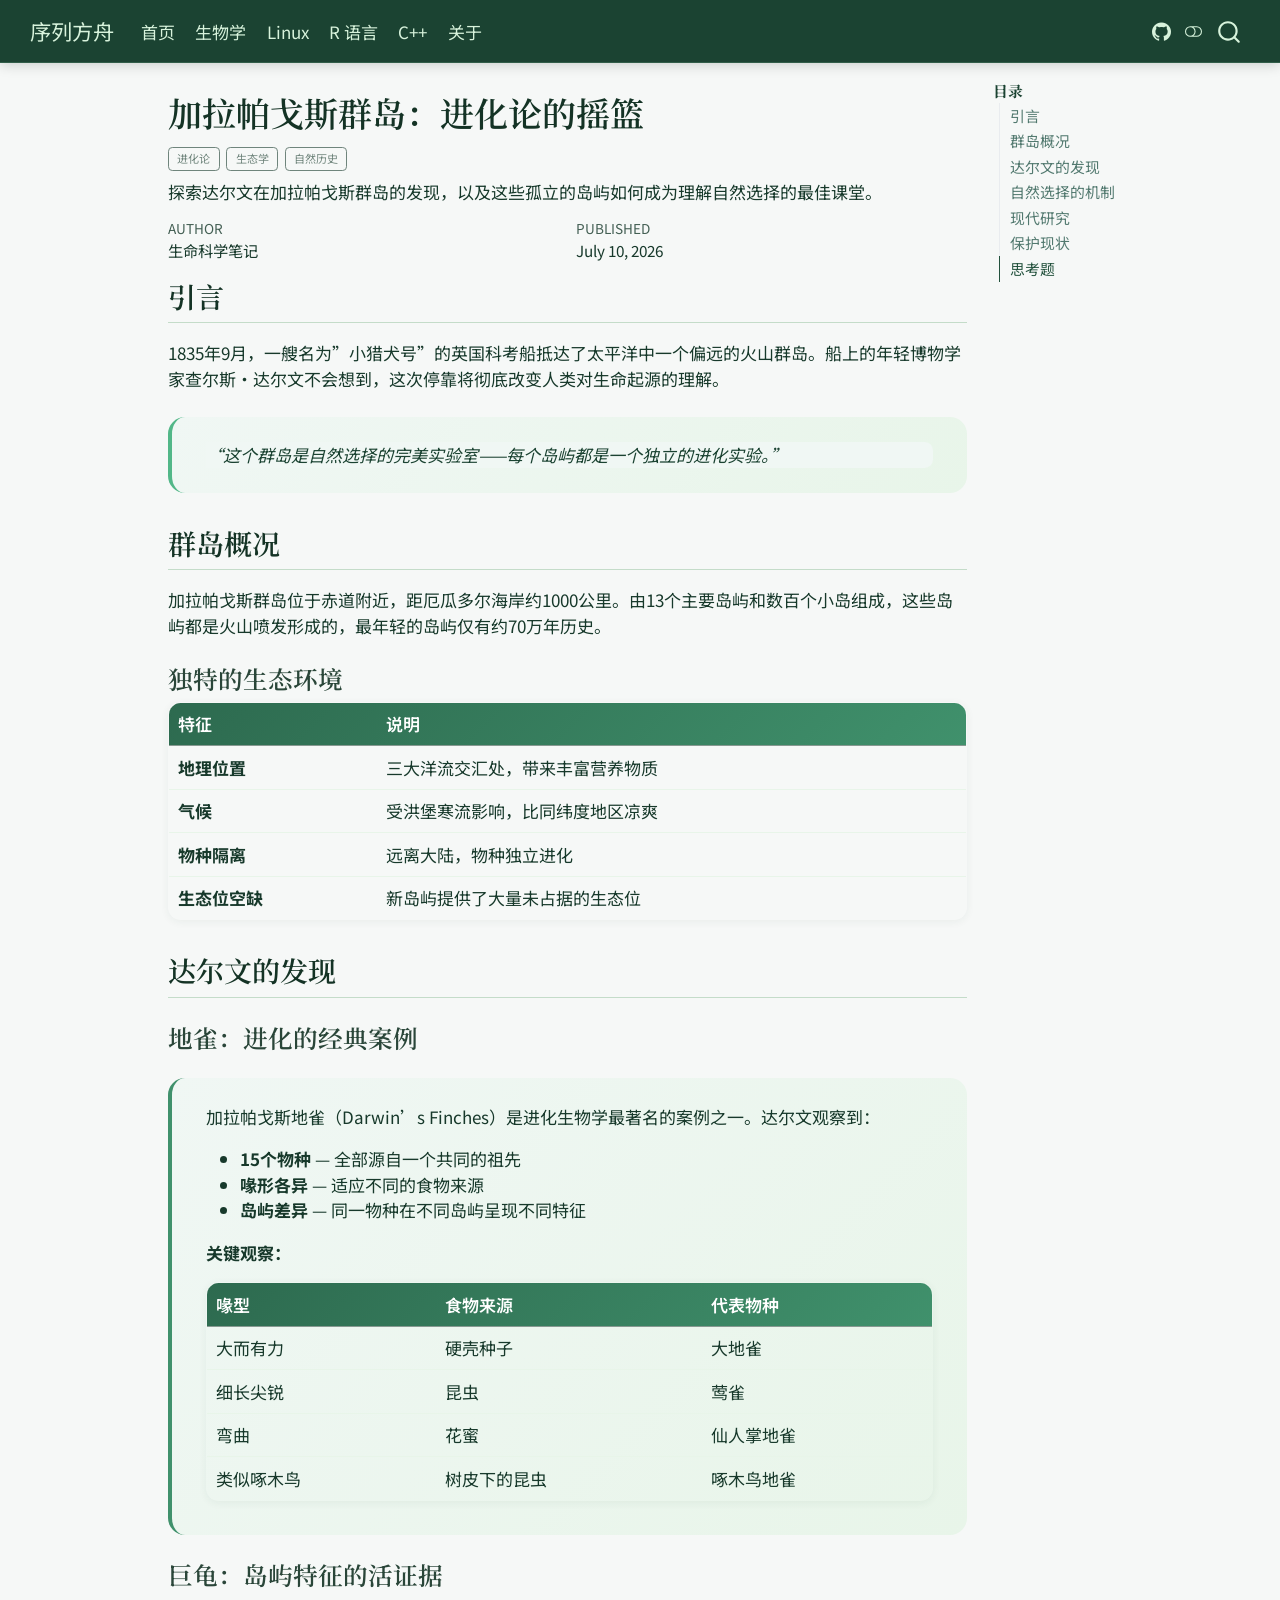
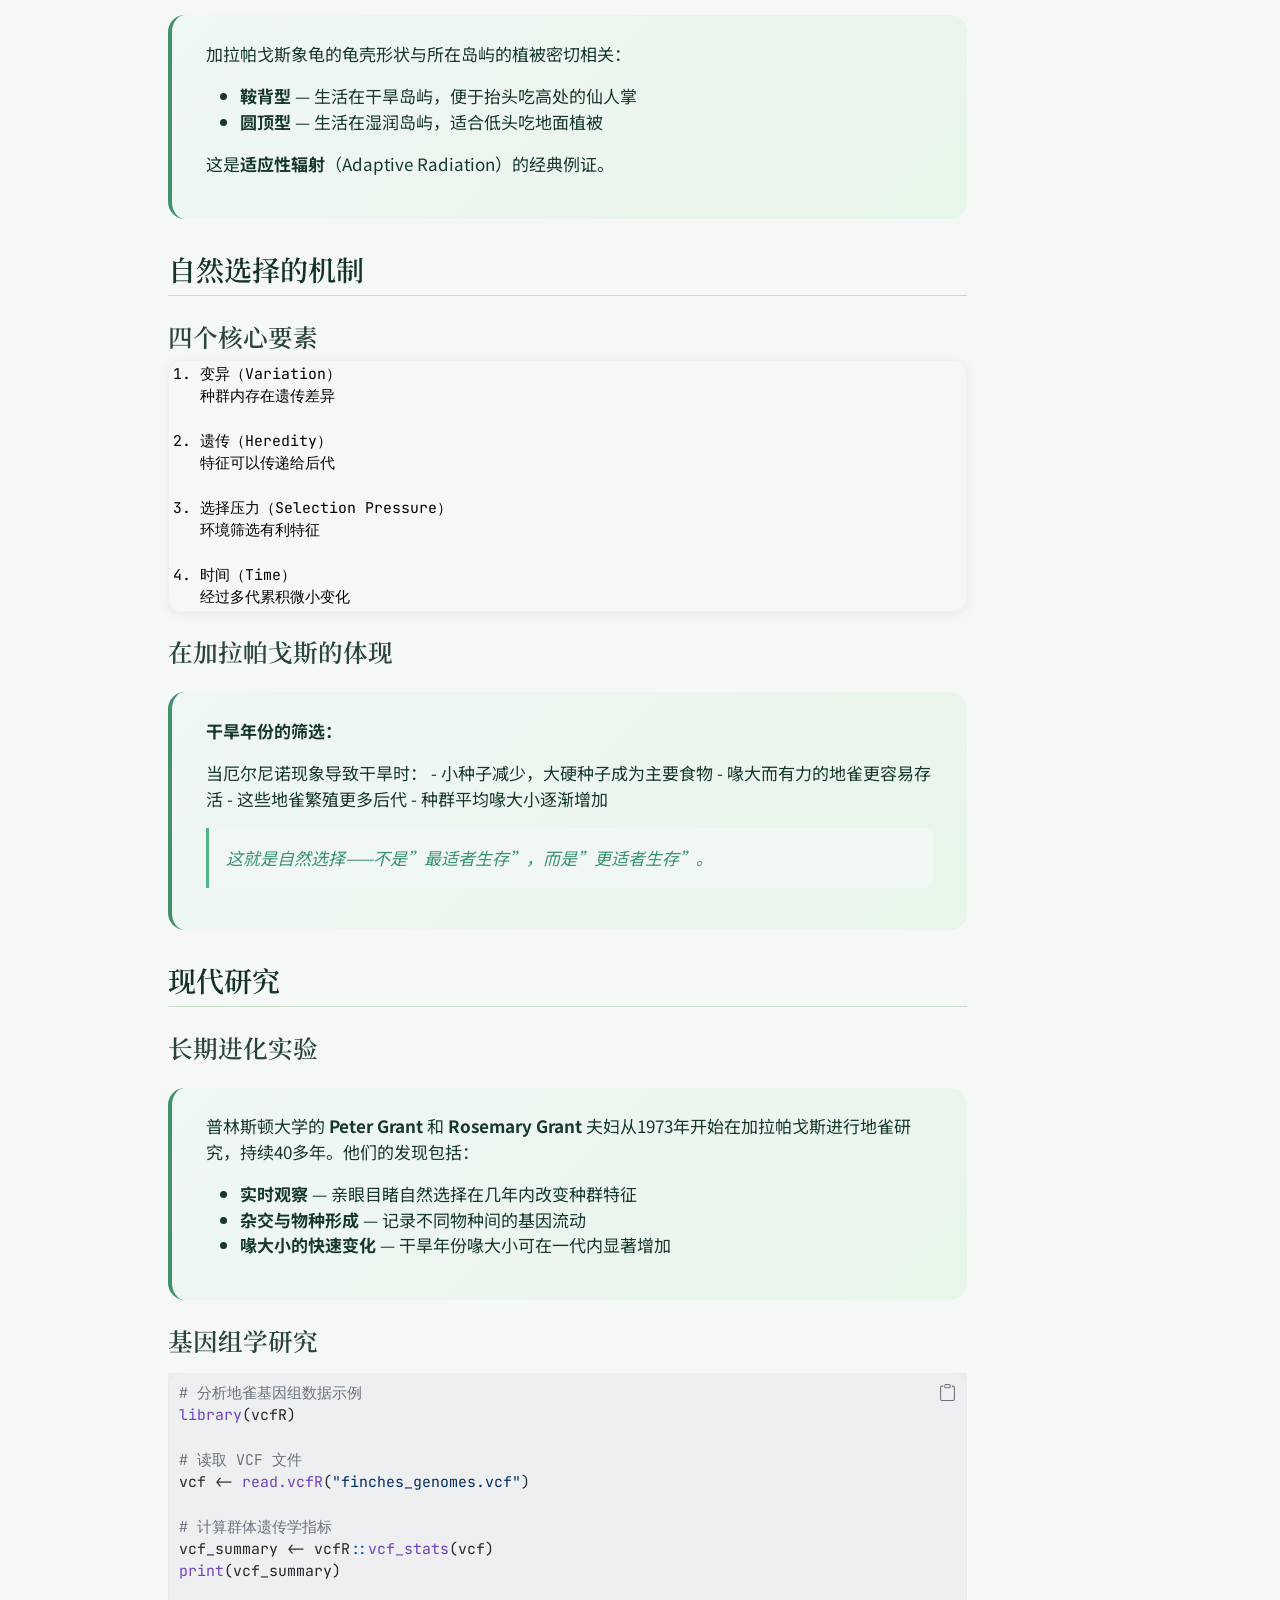
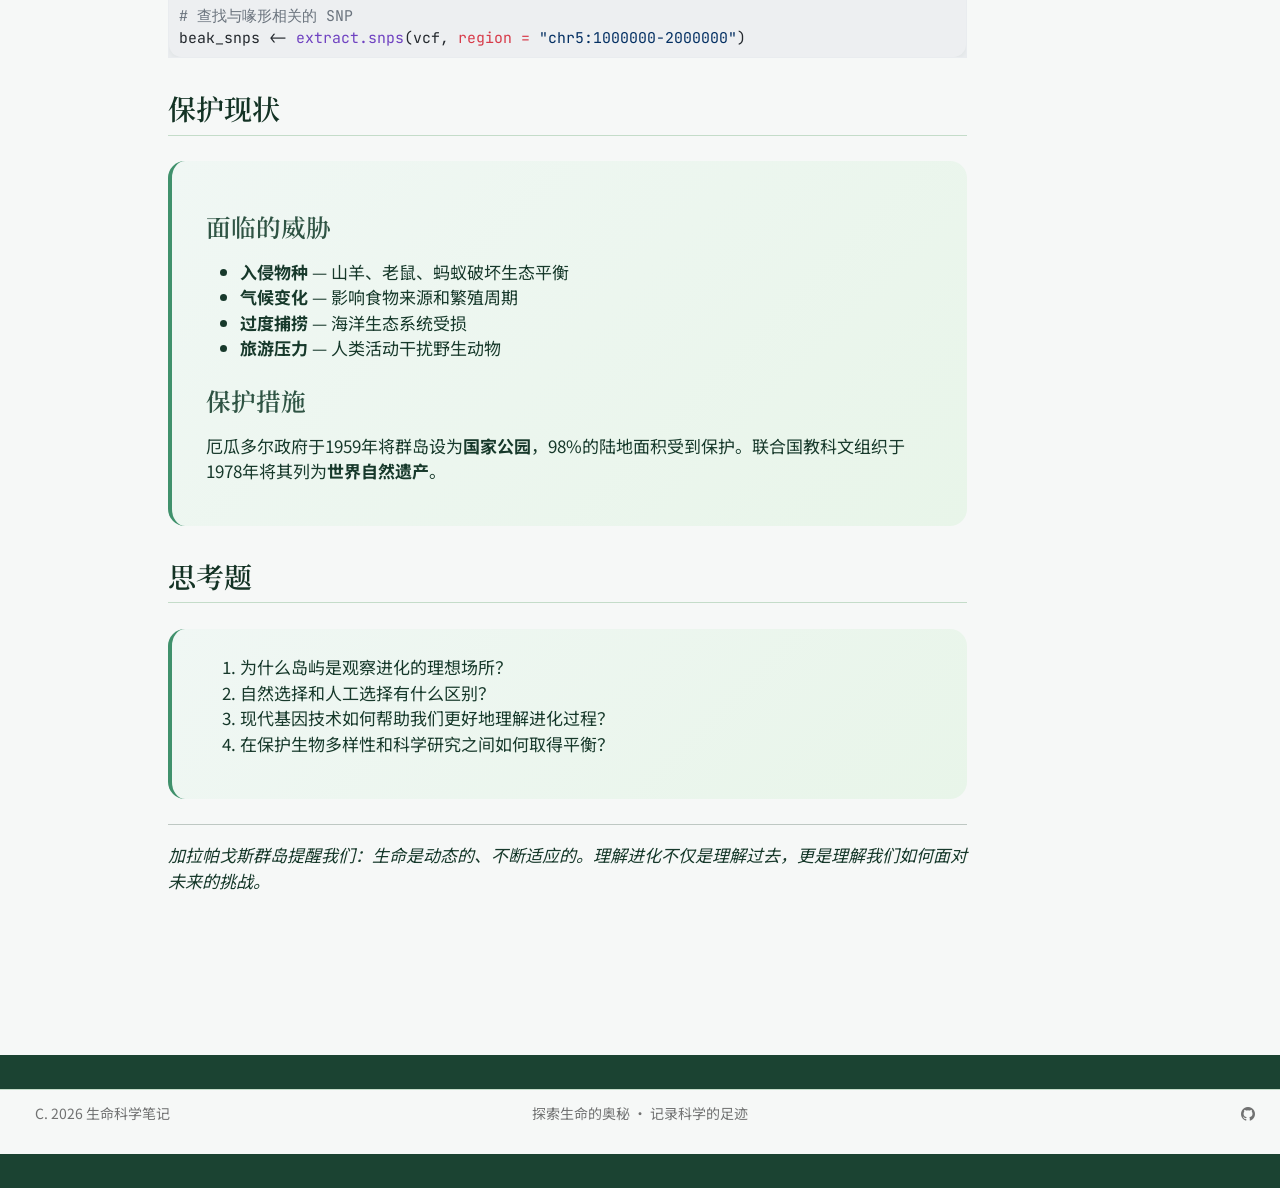
<file: docs/posts/second-post.html>
<!DOCTYPE html>
<html xmlns="http://www.w3.org/1999/xhtml" lang="en" xml:lang="en"><head>

<meta charset="utf-8">
<meta name="generator" content="quarto-1.9.38">

<meta name="viewport" content="width=device-width, initial-scale=1.0, user-scalable=yes">

<meta name="author" content="生命科学笔记">
<meta name="dcterms.date" content="2026-07-10">
<meta name="description" content="探索达尔文在加拉帕戈斯群岛的发现，以及这些孤立的岛屿如何成为理解自然选择的最佳课堂。">

<title>加拉帕戈斯群岛：进化论的摇篮 – 序列方舟</title>
<style>
/* Default styles provided by pandoc.
** See https://pandoc.org/MANUAL.html#variables-for-html for config info.
*/
code{white-space: pre-wrap;}
span.smallcaps{font-variant: small-caps;}
div.columns{display: flex; gap: min(4vw, 1.5em);}
div.column{flex: auto; overflow-x: auto;}
div.hanging-indent{margin-left: 1.5em; text-indent: -1.5em;}
ul.task-list{list-style: none;}
ul.task-list li input[type="checkbox"] {
  width: 0.8em;
  margin: 0 0.8em 0.2em -1em; /* quarto-specific, see https://github.com/quarto-dev/quarto-cli/issues/4556 */ 
  vertical-align: middle;
}
/* CSS for syntax highlighting */
html { -webkit-text-size-adjust: 100%; }
pre > code.sourceCode { white-space: pre; position: relative; }
pre > code.sourceCode > span { display: inline-block; line-height: 1.25; }
pre > code.sourceCode > span:empty { height: 1.2em; }
.sourceCode { overflow: visible; }
code.sourceCode > span { color: inherit; text-decoration: inherit; }
div.sourceCode { margin: 1em 0; }
pre.sourceCode { margin: 0; }
@media screen {
div.sourceCode { overflow: auto; }
}
@media print {
pre > code.sourceCode { white-space: pre-wrap; }
pre > code.sourceCode > span { text-indent: -5em; padding-left: 5em; }
}
pre.numberSource code
  { counter-reset: source-line 0; }
pre.numberSource code > span
  { position: relative; left: -4em; counter-increment: source-line; }
pre.numberSource code > span > a:first-child::before
  { content: counter(source-line);
    position: relative; left: -1em; text-align: right; vertical-align: baseline;
    border: none; display: inline-block;
    -webkit-touch-callout: none; -webkit-user-select: none;
    -khtml-user-select: none; -moz-user-select: none;
    -ms-user-select: none; user-select: none;
    padding: 0 4px; width: 4em;
  }
pre.numberSource { margin-left: 3em;  padding-left: 4px; }
div.sourceCode
  {   }
@media screen {
pre > code.sourceCode > span > a:first-child::before { text-decoration: underline; }
}
</style>


<script src="../site_libs/quarto-nav/quarto-nav.js"></script>
<script src="../site_libs/quarto-nav/headroom.min.js"></script>
<script src="../site_libs/clipboard/clipboard.min.js"></script>
<script src="../site_libs/quarto-search/autocomplete.umd.js"></script>
<script src="../site_libs/quarto-search/fuse.min.js"></script>
<script src="../site_libs/quarto-search/quarto-search.js"></script>
<meta name="quarto:offset" content="../">
<script src="../site_libs/quarto-html/quarto.js" type="module"></script>
<script src="../site_libs/quarto-html/tabsets/tabsets.js" type="module"></script>
<script src="../site_libs/quarto-html/popper.min.js"></script>
<script src="../site_libs/quarto-html/tippy.umd.min.js"></script>
<script src="../site_libs/quarto-html/anchor.min.js"></script>
<link href="../site_libs/quarto-html/tippy.css" rel="stylesheet">
<link href="../site_libs/quarto-html/quarto-syntax-highlighting-d58168542e1b05ab509c510cbeb13b13.css" rel="stylesheet" class="quarto-color-scheme" id="quarto-text-highlighting-styles">
<link href="../site_libs/quarto-html/quarto-syntax-highlighting-dark-88e37a8f5ac5aee93fe4de4f1f74577c.css" rel="stylesheet" class="quarto-color-scheme quarto-color-alternate" id="quarto-text-highlighting-styles">
<link href="../site_libs/quarto-html/quarto-syntax-highlighting-d58168542e1b05ab509c510cbeb13b13.css" rel="stylesheet" class="quarto-color-scheme-extra" id="quarto-text-highlighting-styles">
<script src="../site_libs/bootstrap/bootstrap.min.js"></script>
<link href="../site_libs/bootstrap/bootstrap-icons.css" rel="stylesheet">
<link href="../site_libs/bootstrap/bootstrap-2e532a7a63d333a9c66d74130b118163.min.css" rel="stylesheet" append-hash="true" class="quarto-color-scheme" id="quarto-bootstrap" data-mode="light">
<link href="../site_libs/bootstrap/bootstrap-dark-53a19206c64a78d3fd4781d0062a2a1d.min.css" rel="stylesheet" append-hash="true" class="quarto-color-scheme quarto-color-alternate" id="quarto-bootstrap" data-mode="light">
<link href="../site_libs/bootstrap/bootstrap-2e532a7a63d333a9c66d74130b118163.min.css" rel="stylesheet" append-hash="true" class="quarto-color-scheme-extra" id="quarto-bootstrap" data-mode="light">
<script id="quarto-search-options" type="application/json">{
  "location": "navbar",
  "copy-button": false,
  "collapse-after": 3,
  "panel-placement": "end",
  "type": "overlay",
  "limit": 50,
  "keyboard-shortcut": [
    "f",
    "/",
    "s"
  ],
  "show-item-context": false,
  "language": {
    "search-no-results-text": "No results",
    "search-matching-documents-text": "matching documents",
    "search-copy-link-title": "Copy link to search",
    "search-hide-matches-text": "Hide additional matches",
    "search-more-match-text": "more match in this document",
    "search-more-matches-text": "more matches in this document",
    "search-clear-button-title": "Clear",
    "search-text-placeholder": "",
    "search-detached-cancel-button-title": "Cancel",
    "search-submit-button-title": "Submit",
    "search-label": "Search"
  }
}</script>
<style>html{ scroll-behavior: smooth; }</style>
<link rel="preconnect" href="https://fonts.googleapis.com">
<link rel="preconnect" href="https://fonts.gstatic.com" crossorigin="">
<link href="https://fonts.googleapis.com/css2?family=Noto+Serif+SC:wght@400;600;700&amp;family=Noto+Sans+SC:wght@300;400;500;700&amp;family=JetBrains+Mono:wght@400;500&amp;display=swap" rel="stylesheet">


<link rel="stylesheet" href="../styles/bio-theme.css">
</head>

<body class="nav-fixed quarto-light"><script id="quarto-html-before-body" type="application/javascript">
    const toggleBodyColorMode = (bsSheetEl) => {
      const mode = bsSheetEl.getAttribute("data-mode");
      const bodyEl = window.document.querySelector("body");
      if (mode === "dark") {
        bodyEl.classList.add("quarto-dark");
        bodyEl.classList.remove("quarto-light");
      } else {
        bodyEl.classList.add("quarto-light");
        bodyEl.classList.remove("quarto-dark");
      }
    }
    const toggleBodyColorPrimary = () => {
      const bsSheetEl = window.document.querySelector("link#quarto-bootstrap:not([rel=disabled-stylesheet])");
      if (bsSheetEl) {
        toggleBodyColorMode(bsSheetEl);
      }
    }
    const setColorSchemeToggle = (alternate) => {
      const toggles = window.document.querySelectorAll('.quarto-color-scheme-toggle');
      for (let i=0; i < toggles.length; i++) {
        const toggle = toggles[i];
        if (toggle) {
          if (alternate) {
            toggle.classList.add("alternate");
          } else {
            toggle.classList.remove("alternate");
          }
        }
      }
    };
    const toggleColorMode = (alternate) => {
      // Switch the stylesheets
      const primaryStylesheets = window.document.querySelectorAll('link.quarto-color-scheme:not(.quarto-color-alternate)');
      const alternateStylesheets = window.document.querySelectorAll('link.quarto-color-scheme.quarto-color-alternate');
      manageTransitions('#quarto-margin-sidebar .nav-link', false);
      if (alternate) {
        // note: dark is layered on light, we don't disable primary!
        enableStylesheet(alternateStylesheets);
        for (const sheetNode of alternateStylesheets) {
          if (sheetNode.id === "quarto-bootstrap") {
            toggleBodyColorMode(sheetNode);
          }
        }
      } else {
        disableStylesheet(alternateStylesheets);
        enableStylesheet(primaryStylesheets)
        toggleBodyColorPrimary();
      }
      manageTransitions('#quarto-margin-sidebar .nav-link', true);
      // Switch the toggles
      setColorSchemeToggle(alternate)
      // Hack to workaround the fact that safari doesn't
      // properly recolor the scrollbar when toggling (#1455)
      if (navigator.userAgent.indexOf('Safari') > 0 && navigator.userAgent.indexOf('Chrome') == -1) {
        manageTransitions("body", false);
        window.scrollTo(0, 1);
        setTimeout(() => {
          window.scrollTo(0, 0);
          manageTransitions("body", true);
        }, 40);
      }
    }
    const disableStylesheet = (stylesheets) => {
      for (let i=0; i < stylesheets.length; i++) {
        const stylesheet = stylesheets[i];
        stylesheet.rel = 'disabled-stylesheet';
      }
    }
    const enableStylesheet = (stylesheets) => {
      for (let i=0; i < stylesheets.length; i++) {
        const stylesheet = stylesheets[i];
        if(stylesheet.rel !== 'stylesheet') { // for Chrome, which will still FOUC without this check
          stylesheet.rel = 'stylesheet';
        }
      }
    }
    const manageTransitions = (selector, allowTransitions) => {
      const els = window.document.querySelectorAll(selector);
      for (let i=0; i < els.length; i++) {
        const el = els[i];
        if (allowTransitions) {
          el.classList.remove('notransition');
        } else {
          el.classList.add('notransition');
        }
      }
    }
    const isFileUrl = () => {
      return window.location.protocol === 'file:';
    }
    const hasAlternateSentinel = () => {
      let styleSentinel = getColorSchemeSentinel();
      if (styleSentinel !== null) {
        return styleSentinel === "alternate";
      } else {
        return false;
      }
    }
    const setStyleSentinel = (alternate) => {
      const value = alternate ? "alternate" : "default";
      if (!isFileUrl()) {
        window.localStorage.setItem("quarto-color-scheme", value);
      } else {
        localAlternateSentinel = value;
      }
    }
    const getColorSchemeSentinel = () => {
      if (!isFileUrl()) {
        const storageValue = window.localStorage.getItem("quarto-color-scheme");
        return storageValue != null ? storageValue : localAlternateSentinel;
      } else {
        return localAlternateSentinel;
      }
    }
    const toggleGiscusIfUsed = (isAlternate, darkModeDefault) => {
      const baseTheme = document.querySelector('#giscus-base-theme')?.value ?? 'light';
      const alternateTheme = document.querySelector('#giscus-alt-theme')?.value ?? 'dark';
      let newTheme = '';
      if(authorPrefersDark) {
        newTheme = isAlternate ? baseTheme : alternateTheme;
      } else {
        newTheme = isAlternate ? alternateTheme : baseTheme;
      }
      const changeGiscusTheme = () => {
        // From: https://github.com/giscus/giscus/issues/336
        const sendMessage = (message) => {
          const iframe = document.querySelector('iframe.giscus-frame');
          if (!iframe) return;
          iframe.contentWindow.postMessage({ giscus: message }, 'https://giscus.app');
        }
        sendMessage({
          setConfig: {
            theme: newTheme
          }
        });
      }
      const isGiscussLoaded = window.document.querySelector('iframe.giscus-frame') !== null;
      if (isGiscussLoaded) {
        changeGiscusTheme();
      }
    };
    const authorPrefersDark = false;
    const darkModeDefault = authorPrefersDark;
      document.querySelector('link#quarto-text-highlighting-styles.quarto-color-scheme-extra').rel = 'disabled-stylesheet';
      document.querySelector('link#quarto-bootstrap.quarto-color-scheme-extra').rel = 'disabled-stylesheet';
    let localAlternateSentinel = darkModeDefault ? 'alternate' : 'default';
    // Dark / light mode switch
    window.quartoToggleColorScheme = () => {
      // Read the current dark / light value
      let toAlternate = !hasAlternateSentinel();
      toggleColorMode(toAlternate);
      setStyleSentinel(toAlternate);
      toggleGiscusIfUsed(toAlternate, darkModeDefault);
      window.dispatchEvent(new Event('resize'));
    };
    // Switch to dark mode if need be
    if (hasAlternateSentinel()) {
      toggleColorMode(true);
    } else {
      toggleColorMode(false);
    }
  </script>

<div id="quarto-search-results"></div>
  <header id="quarto-header" class="headroom fixed-top">
    <nav class="navbar navbar-expand-lg " data-bs-theme="dark">
      <div class="navbar-container container-fluid">
      <div class="navbar-brand-container mx-auto">
    <a class="navbar-brand" href="../index.html">
    <span class="navbar-title">序列方舟</span>
    </a>
  </div>
            <div id="quarto-search" class="" title="Search"></div>
          <button class="navbar-toggler" type="button" data-bs-toggle="collapse" data-bs-target="#navbarCollapse" aria-controls="navbarCollapse" role="menu" aria-expanded="false" aria-label="Toggle navigation" onclick="if (window.quartoToggleHeadroom) { window.quartoToggleHeadroom(); }">
  <span class="navbar-toggler-icon"></span>
</button>
          <div class="collapse navbar-collapse" id="navbarCollapse">
            <ul class="navbar-nav navbar-nav-scroll me-auto">
  <li class="nav-item">
    <a class="nav-link" href="../index.html"> 
<span class="menu-text">首页</span></a>
  </li>  
  <li class="nav-item">
    <a class="nav-link" href="../posts.html"> 
<span class="menu-text">生物学</span></a>
  </li>  
  <li class="nav-item">
    <a class="nav-link" href="../linux.html"> 
<span class="menu-text">Linux</span></a>
  </li>  
  <li class="nav-item">
    <a class="nav-link" href="../r-lang.html"> 
<span class="menu-text">R 语言</span></a>
  </li>  
  <li class="nav-item">
    <a class="nav-link" href="../cpp.html"> 
<span class="menu-text">C++</span></a>
  </li>  
  <li class="nav-item">
    <a class="nav-link" href="../about.html"> 
<span class="menu-text">关于</span></a>
  </li>  
</ul>
            <ul class="navbar-nav navbar-nav-scroll ms-auto">
  <li class="nav-item compact">
    <a class="nav-link" href="https://github.com"> <i class="bi bi-github" role="img" aria-label="GitHub">
</i> 
<span class="menu-text"></span></a>
  </li>  
</ul>
          </div> <!-- /navcollapse -->
            <div class="quarto-navbar-tools">
  <a href="" class="quarto-color-scheme-toggle quarto-navigation-tool  px-1" onclick="window.quartoToggleColorScheme(); return false;" title="Toggle dark mode"><i class="bi"></i></a>
</div>
      </div> <!-- /container-fluid -->
    </nav>
</header>
<!-- content -->
<div id="quarto-content" class="quarto-container page-columns page-rows-contents page-layout-article page-navbar">
<!-- sidebar -->
<!-- margin-sidebar -->
    <div id="quarto-margin-sidebar" class="sidebar margin-sidebar">
        <nav id="TOC" role="doc-toc" class="toc-active">
    <h2 id="toc-title">目录</h2>
   
  <ul>
  <li><a href="#引言" id="toc-引言" class="nav-link active" data-scroll-target="#引言">引言</a></li>
  <li><a href="#群岛概况" id="toc-群岛概况" class="nav-link" data-scroll-target="#群岛概况">群岛概况</a>
  <ul class="collapse">
  <li><a href="#独特的生态环境" id="toc-独特的生态环境" class="nav-link" data-scroll-target="#独特的生态环境">独特的生态环境</a></li>
  </ul></li>
  <li><a href="#达尔文的发现" id="toc-达尔文的发现" class="nav-link" data-scroll-target="#达尔文的发现">达尔文的发现</a>
  <ul class="collapse">
  <li><a href="#地雀进化的经典案例" id="toc-地雀进化的经典案例" class="nav-link" data-scroll-target="#地雀进化的经典案例">地雀：进化的经典案例</a></li>
  <li><a href="#巨龟岛屿特征的活证据" id="toc-巨龟岛屿特征的活证据" class="nav-link" data-scroll-target="#巨龟岛屿特征的活证据">巨龟：岛屿特征的活证据</a></li>
  </ul></li>
  <li><a href="#自然选择的机制" id="toc-自然选择的机制" class="nav-link" data-scroll-target="#自然选择的机制">自然选择的机制</a>
  <ul class="collapse">
  <li><a href="#四个核心要素" id="toc-四个核心要素" class="nav-link" data-scroll-target="#四个核心要素">四个核心要素</a></li>
  <li><a href="#在加拉帕戈斯的体现" id="toc-在加拉帕戈斯的体现" class="nav-link" data-scroll-target="#在加拉帕戈斯的体现">在加拉帕戈斯的体现</a></li>
  </ul></li>
  <li><a href="#现代研究" id="toc-现代研究" class="nav-link" data-scroll-target="#现代研究">现代研究</a>
  <ul class="collapse">
  <li><a href="#长期进化实验" id="toc-长期进化实验" class="nav-link" data-scroll-target="#长期进化实验">长期进化实验</a></li>
  <li><a href="#基因组学研究" id="toc-基因组学研究" class="nav-link" data-scroll-target="#基因组学研究">基因组学研究</a></li>
  </ul></li>
  <li><a href="#保护现状" id="toc-保护现状" class="nav-link" data-scroll-target="#保护现状">保护现状</a></li>
  <li><a href="#思考题" id="toc-思考题" class="nav-link" data-scroll-target="#思考题">思考题</a></li>
  </ul>
</nav>
    </div>
<!-- main -->
<main class="content" id="quarto-document-content">


<header id="title-block-header" class="quarto-title-block default">
<div class="quarto-title">
<h1 class="title">加拉帕戈斯群岛：进化论的摇篮</h1>
  <div class="quarto-categories">
    <div class="quarto-category">进化论</div>
    <div class="quarto-category">生态学</div>
    <div class="quarto-category">自然历史</div>
  </div>
  </div>

<div>
  <div class="description">
    探索达尔文在加拉帕戈斯群岛的发现，以及这些孤立的岛屿如何成为理解自然选择的最佳课堂。
  </div>
</div>


<div class="quarto-title-meta">

    <div>
    <div class="quarto-title-meta-heading">Author</div>
    <div class="quarto-title-meta-contents">
             <p>生命科学笔记 </p>
          </div>
  </div>
    
    <div>
    <div class="quarto-title-meta-heading">Published</div>
    <div class="quarto-title-meta-contents">
      <p class="date">July 10, 2026</p>
    </div>
  </div>
  
    
  </div>
  


</header>


<section id="引言" class="level2">
<h2 class="anchored" data-anchor-id="引言">引言</h2>
<p>1835年9月，一艘名为”小猎犬号”的英国科考船抵达了太平洋中一个偏远的火山群岛。船上的年轻博物学家查尔斯·达尔文不会想到，这次停靠将彻底改变人类对生命起源的理解。</p>
<div class="article-intro">
<blockquote class="blockquote">
<p>“这个群岛是自然选择的完美实验室——每个岛屿都是一个独立的进化实验。”</p>
</blockquote>
</div>
</section>
<section id="群岛概况" class="level2">
<h2 class="anchored" data-anchor-id="群岛概况">群岛概况</h2>
<p>加拉帕戈斯群岛位于赤道附近，距厄瓜多尔海岸约1000公里。由13个主要岛屿和数百个小岛组成，这些岛屿都是火山喷发形成的，最年轻的岛屿仅有约70万年历史。</p>
<section id="独特的生态环境" class="level3">
<h3 class="anchored" data-anchor-id="独特的生态环境">独特的生态环境</h3>
<table class="caption-top table">
<thead>
<tr class="header">
<th>特征</th>
<th>说明</th>
</tr>
</thead>
<tbody>
<tr class="odd">
<td><strong>地理位置</strong></td>
<td>三大洋流交汇处，带来丰富营养物质</td>
</tr>
<tr class="even">
<td><strong>气候</strong></td>
<td>受洪堡寒流影响，比同纬度地区凉爽</td>
</tr>
<tr class="odd">
<td><strong>物种隔离</strong></td>
<td>远离大陆，物种独立进化</td>
</tr>
<tr class="even">
<td><strong>生态位空缺</strong></td>
<td>新岛屿提供了大量未占据的生态位</td>
</tr>
</tbody>
</table>
</section>
</section>
<section id="达尔文的发现" class="level2">
<h2 class="anchored" data-anchor-id="达尔文的发现">达尔文的发现</h2>
<section id="地雀进化的经典案例" class="level3">
<h3 class="anchored" data-anchor-id="地雀进化的经典案例">地雀：进化的经典案例</h3>
<div class="finch-section">
<p>加拉帕戈斯地雀（Darwin’s Finches）是进化生物学最著名的案例之一。达尔文观察到：</p>
<ul>
<li><strong>15个物种</strong> — 全部源自一个共同的祖先</li>
<li><strong>喙形各异</strong> — 适应不同的食物来源</li>
<li><strong>岛屿差异</strong> — 同一物种在不同岛屿呈现不同特征</li>
</ul>
<p><strong>关键观察：</strong></p>
<table class="caption-top table">
<thead>
<tr class="header">
<th>喙型</th>
<th>食物来源</th>
<th>代表物种</th>
</tr>
</thead>
<tbody>
<tr class="odd">
<td>大而有力</td>
<td>硬壳种子</td>
<td>大地雀</td>
</tr>
<tr class="even">
<td>细长尖锐</td>
<td>昆虫</td>
<td>莺雀</td>
</tr>
<tr class="odd">
<td>弯曲</td>
<td>花蜜</td>
<td>仙人掌地雀</td>
</tr>
<tr class="even">
<td>类似啄木鸟</td>
<td>树皮下的昆虫</td>
<td>啄木鸟地雀</td>
</tr>
</tbody>
</table>
</div>
</section>
<section id="巨龟岛屿特征的活证据" class="level3">
<h3 class="anchored" data-anchor-id="巨龟岛屿特征的活证据">巨龟：岛屿特征的活证据</h3>
<div class="turtle-box">
<p>加拉帕戈斯象龟的龟壳形状与所在岛屿的植被密切相关：</p>
<ul>
<li><strong>鞍背型</strong> — 生活在干旱岛屿，便于抬头吃高处的仙人掌</li>
<li><strong>圆顶型</strong> — 生活在湿润岛屿，适合低头吃地面植被</li>
</ul>
<p>这是<strong>适应性辐射</strong>（Adaptive Radiation）的经典例证。</p>
</div>
</section>
</section>
<section id="自然选择的机制" class="level2">
<h2 class="anchored" data-anchor-id="自然选择的机制">自然选择的机制</h2>
<section id="四个核心要素" class="level3">
<h3 class="anchored" data-anchor-id="四个核心要素">四个核心要素</h3>
<pre><code>1. 变异（Variation）
   种群内存在遗传差异

2. 遗传（Heredity）
   特征可以传递给后代

3. 选择压力（Selection Pressure）
   环境筛选有利特征

4. 时间（Time）
   经过多代累积微小变化</code></pre>
</section>
<section id="在加拉帕戈斯的体现" class="level3">
<h3 class="anchored" data-anchor-id="在加拉帕戈斯的体现">在加拉帕戈斯的体现</h3>
<div class="mechanism-box">
<p><strong>干旱年份的筛选：</strong></p>
<p>当厄尔尼诺现象导致干旱时： - 小种子减少，大硬种子成为主要食物 - 喙大而有力的地雀更容易存活 - 这些地雀繁殖更多后代 - 种群平均喙大小逐渐增加</p>
<blockquote class="blockquote">
<p>这就是自然选择——不是”最适者生存”，而是”更适者生存”。</p>
</blockquote>
</div>
</section>
</section>
<section id="现代研究" class="level2">
<h2 class="anchored" data-anchor-id="现代研究">现代研究</h2>
<section id="长期进化实验" class="level3">
<h3 class="anchored" data-anchor-id="长期进化实验">长期进化实验</h3>
<div class="research-box">
<p>普林斯顿大学的 <strong>Peter Grant</strong> 和 <strong>Rosemary Grant</strong> 夫妇从1973年开始在加拉帕戈斯进行地雀研究，持续40多年。他们的发现包括：</p>
<ul>
<li><strong>实时观察</strong> — 亲眼目睹自然选择在几年内改变种群特征</li>
<li><strong>杂交与物种形成</strong> — 记录不同物种间的基因流动</li>
<li><strong>喙大小的快速变化</strong> — 干旱年份喙大小可在一代内显著增加</li>
</ul>
</div>
</section>
<section id="基因组学研究" class="level3">
<h3 class="anchored" data-anchor-id="基因组学研究">基因组学研究</h3>
<div class="code-copy-outer-scaffold"><div class="sourceCode" id="cb2"><pre class="sourceCode r code-with-copy"><code class="sourceCode r"><span id="cb2-1"><a href="#cb2-1" aria-hidden="true" tabindex="-1"></a><span class="co"># 分析地雀基因组数据示例</span></span>
<span id="cb2-2"><a href="#cb2-2" aria-hidden="true" tabindex="-1"></a><span class="fu">library</span>(vcfR)</span>
<span id="cb2-3"><a href="#cb2-3" aria-hidden="true" tabindex="-1"></a></span>
<span id="cb2-4"><a href="#cb2-4" aria-hidden="true" tabindex="-1"></a><span class="co"># 读取 VCF 文件</span></span>
<span id="cb2-5"><a href="#cb2-5" aria-hidden="true" tabindex="-1"></a>vcf <span class="ot">&lt;-</span> <span class="fu">read.vcfR</span>(<span class="st">"finches_genomes.vcf"</span>)</span>
<span id="cb2-6"><a href="#cb2-6" aria-hidden="true" tabindex="-1"></a></span>
<span id="cb2-7"><a href="#cb2-7" aria-hidden="true" tabindex="-1"></a><span class="co"># 计算群体遗传学指标</span></span>
<span id="cb2-8"><a href="#cb2-8" aria-hidden="true" tabindex="-1"></a>vcf_summary <span class="ot">&lt;-</span> vcfR<span class="sc">::</span><span class="fu">vcf_stats</span>(vcf)</span>
<span id="cb2-9"><a href="#cb2-9" aria-hidden="true" tabindex="-1"></a><span class="fu">print</span>(vcf_summary)</span>
<span id="cb2-10"><a href="#cb2-10" aria-hidden="true" tabindex="-1"></a></span>
<span id="cb2-11"><a href="#cb2-11" aria-hidden="true" tabindex="-1"></a><span class="co"># 查找与喙形相关的 SNP</span></span>
<span id="cb2-12"><a href="#cb2-12" aria-hidden="true" tabindex="-1"></a>beak_snps <span class="ot">&lt;-</span> <span class="fu">extract.snps</span>(vcf, <span class="at">region =</span> <span class="st">"chr5:1000000-2000000"</span>)</span></code></pre></div><button title="Copy to Clipboard" class="code-copy-button"><i class="bi"></i></button></div>
</section>
</section>
<section id="保护现状" class="level2">
<h2 class="anchored" data-anchor-id="保护现状">保护现状</h2>
<div class="conservation-box">
<section id="面临的威胁" class="level3">
<h3 class="anchored" data-anchor-id="面临的威胁">面临的威胁</h3>
<ul>
<li><strong>入侵物种</strong> — 山羊、老鼠、蚂蚁破坏生态平衡</li>
<li><strong>气候变化</strong> — 影响食物来源和繁殖周期</li>
<li><strong>过度捕捞</strong> — 海洋生态系统受损</li>
<li><strong>旅游压力</strong> — 人类活动干扰野生动物</li>
</ul>
</section>
<section id="保护措施" class="level3">
<h3 class="anchored" data-anchor-id="保护措施">保护措施</h3>
<p>厄瓜多尔政府于1959年将群岛设为<strong>国家公园</strong>，98%的陆地面积受到保护。联合国教科文组织于1978年将其列为<strong>世界自然遗产</strong>。</p>
</section>
</div>
</section>
<section id="思考题" class="level2">
<h2 class="anchored" data-anchor-id="思考题">思考题</h2>
<div class="question-box">
<ol type="1">
<li>为什么岛屿是观察进化的理想场所？</li>
<li>自然选择和人工选择有什么区别？</li>
<li>现代基因技术如何帮助我们更好地理解进化过程？</li>
<li>在保护生物多样性和科学研究之间如何取得平衡？</li>
</ol>
</div>
<hr>
<p><em>加拉帕戈斯群岛提醒我们：生命是动态的、不断适应的。理解进化不仅是理解过去，更是理解我们如何面对未来的挑战。</em></p>


</section>

</main> <!-- /main -->
<script id="quarto-html-after-body" type="application/javascript">
  window.document.addEventListener("DOMContentLoaded", function (event) {
    // Ensure there is a toggle, if there isn't float one in the top right
    if (window.document.querySelector('.quarto-color-scheme-toggle') === null) {
      const a = window.document.createElement('a');
      a.classList.add('top-right');
      a.classList.add('quarto-color-scheme-toggle');
      a.href = "";
      a.onclick = function() { try { window.quartoToggleColorScheme(); } catch {} return false; };
      const i = window.document.createElement("i");
      i.classList.add('bi');
      a.appendChild(i);
      window.document.body.appendChild(a);
    }
    setColorSchemeToggle(hasAlternateSentinel())
    const icon = "";
    const anchorJS = new window.AnchorJS();
    anchorJS.options = {
      placement: 'right',
      icon: icon
    };
    anchorJS.add('.anchored');
    const isCodeAnnotation = (el) => {
      for (const clz of el.classList) {
        if (clz.startsWith('code-annotation-')) {                     
          return true;
        }
      }
      return false;
    }
    const onCopySuccess = function(e) {
      // button target
      const button = e.trigger;
      // don't keep focus
      button.blur();
      // flash "checked"
      button.classList.add('code-copy-button-checked');
      var currentTitle = button.getAttribute("title");
      button.setAttribute("title", "Copied!");
      let tooltip;
      if (window.bootstrap) {
        button.setAttribute("data-bs-toggle", "tooltip");
        button.setAttribute("data-bs-placement", "left");
        button.setAttribute("data-bs-title", "Copied!");
        tooltip = new bootstrap.Tooltip(button, 
          { trigger: "manual", 
            customClass: "code-copy-button-tooltip",
            offset: [0, -8]});
        tooltip.show();    
      }
      setTimeout(function() {
        if (tooltip) {
          tooltip.hide();
          button.removeAttribute("data-bs-title");
          button.removeAttribute("data-bs-toggle");
          button.removeAttribute("data-bs-placement");
        }
        button.setAttribute("title", currentTitle);
        button.classList.remove('code-copy-button-checked');
      }, 1000);
      // clear code selection
      e.clearSelection();
    }
    const getTextToCopy = function(trigger) {
      const outerScaffold = trigger.parentElement.cloneNode(true);
      const codeEl = outerScaffold.querySelector('code');
      for (const childEl of codeEl.children) {
        if (isCodeAnnotation(childEl)) {
          childEl.remove();
        }
      }
      return codeEl.innerText;
    }
    const clipboard = new window.ClipboardJS('.code-copy-button:not([data-in-quarto-modal])', {
      text: getTextToCopy
    });
    clipboard.on('success', onCopySuccess);
    if (window.document.getElementById('quarto-embedded-source-code-modal')) {
      const clipboardModal = new window.ClipboardJS('.code-copy-button[data-in-quarto-modal]', {
        text: getTextToCopy,
        container: window.document.getElementById('quarto-embedded-source-code-modal')
      });
      clipboardModal.on('success', onCopySuccess);
    }
      var localhostRegex = new RegExp(/^(?:http|https):\/\/localhost\:?[0-9]*\//);
      var mailtoRegex = new RegExp(/^mailto:/);
        var filterRegex = new RegExp('/' + window.location.host + '/');
      var isInternal = (href) => {
          return filterRegex.test(href) || localhostRegex.test(href) || mailtoRegex.test(href);
      }
      // Inspect non-navigation links and adorn them if external
     var links = window.document.querySelectorAll('a[href]:not(.nav-link):not(.navbar-brand):not(.toc-action):not(.sidebar-link):not(.sidebar-item-toggle):not(.pagination-link):not(.no-external):not([aria-hidden]):not(.dropdown-item):not(.quarto-navigation-tool):not(.about-link)');
      for (var i=0; i<links.length; i++) {
        const link = links[i];
        if (!isInternal(link.href)) {
          // undo the damage that might have been done by quarto-nav.js in the case of
          // links that we want to consider external
          if (link.dataset.originalHref !== undefined) {
            link.href = link.dataset.originalHref;
          }
        }
      }
    function tippyHover(el, contentFn, onTriggerFn, onUntriggerFn) {
      const config = {
        allowHTML: true,
        maxWidth: 500,
        delay: 100,
        arrow: false,
        appendTo: function(el) {
            return el.parentElement;
        },
        interactive: true,
        interactiveBorder: 10,
        theme: 'quarto',
        placement: 'bottom-start',
      };
      if (contentFn) {
        config.content = contentFn;
      }
      if (onTriggerFn) {
        config.onTrigger = onTriggerFn;
      }
      if (onUntriggerFn) {
        config.onUntrigger = onUntriggerFn;
      }
      window.tippy(el, config); 
    }
    const noterefs = window.document.querySelectorAll('a[role="doc-noteref"]');
    for (var i=0; i<noterefs.length; i++) {
      const ref = noterefs[i];
      tippyHover(ref, function() {
        // use id or data attribute instead here
        let href = ref.getAttribute('data-footnote-href') || ref.getAttribute('href');
        try { href = new URL(href).hash; } catch {}
        const id = href.replace(/^#\/?/, "");
        const note = window.document.getElementById(id);
        if (note) {
          return note.innerHTML;
        } else {
          return "";
        }
      });
    }
    const xrefs = window.document.querySelectorAll('a.quarto-xref');
    const processXRef = (id, note) => {
      // Strip column container classes
      const stripColumnClz = (el) => {
        el.classList.remove("page-full", "page-columns");
        if (el.children) {
          for (const child of el.children) {
            stripColumnClz(child);
          }
        }
      }
      stripColumnClz(note)
      if (id === null || id.startsWith('sec-')) {
        // Special case sections, only their first couple elements
        const container = document.createElement("div");
        if (note.children && note.children.length > 2) {
          container.appendChild(note.children[0].cloneNode(true));
          for (let i = 1; i < note.children.length; i++) {
            const child = note.children[i];
            if (child.tagName === "P" && child.innerText === "") {
              continue;
            } else {
              container.appendChild(child.cloneNode(true));
              break;
            }
          }
          if (window.Quarto?.typesetMath) {
            window.Quarto.typesetMath(container);
          }
          return container.innerHTML
        } else {
          if (window.Quarto?.typesetMath) {
            window.Quarto.typesetMath(note);
          }
          return note.innerHTML;
        }
      } else {
        // Remove any anchor links if they are present
        const anchorLink = note.querySelector('a.anchorjs-link');
        if (anchorLink) {
          anchorLink.remove();
        }
        if (window.Quarto?.typesetMath) {
          window.Quarto.typesetMath(note);
        }
        if (note.classList.contains("callout")) {
          return note.outerHTML;
        } else {
          return note.innerHTML;
        }
      }
    }
    for (var i=0; i<xrefs.length; i++) {
      const xref = xrefs[i];
      tippyHover(xref, undefined, function(instance) {
        instance.disable();
        let url = xref.getAttribute('href');
        let hash = undefined; 
        if (url.startsWith('#')) {
          hash = url;
        } else {
          try { hash = new URL(url).hash; } catch {}
        }
        if (hash) {
          const id = hash.replace(/^#\/?/, "");
          const note = window.document.getElementById(id);
          if (note !== null) {
            try {
              const html = processXRef(id, note.cloneNode(true));
              instance.setContent(html);
            } finally {
              instance.enable();
              instance.show();
            }
          } else {
            // See if we can fetch this
            fetch(url.split('#')[0])
            .then(res => res.text())
            .then(html => {
              const parser = new DOMParser();
              const htmlDoc = parser.parseFromString(html, "text/html");
              const note = htmlDoc.getElementById(id);
              if (note !== null) {
                const html = processXRef(id, note);
                instance.setContent(html);
              } 
            }).finally(() => {
              instance.enable();
              instance.show();
            });
          }
        } else {
          // See if we can fetch a full url (with no hash to target)
          // This is a special case and we should probably do some content thinning / targeting
          fetch(url)
          .then(res => res.text())
          .then(html => {
            const parser = new DOMParser();
            const htmlDoc = parser.parseFromString(html, "text/html");
            const note = htmlDoc.querySelector('main.content');
            if (note !== null) {
              // This should only happen for chapter cross references
              // (since there is no id in the URL)
              // remove the first header
              if (note.children.length > 0 && note.children[0].tagName === "HEADER") {
                note.children[0].remove();
              }
              const html = processXRef(null, note);
              instance.setContent(html);
            } 
          }).finally(() => {
            instance.enable();
            instance.show();
          });
        }
      }, function(instance) {
      });
    }
        let selectedAnnoteEl;
        const selectorForAnnotation = ( cell, annotation) => {
          let cellAttr = 'data-code-cell="' + cell + '"';
          let lineAttr = 'data-code-annotation="' +  annotation + '"';
          const selector = 'span[' + cellAttr + '][' + lineAttr + ']';
          return selector;
        }
        const selectCodeLines = (annoteEl) => {
          const doc = window.document;
          const targetCell = annoteEl.getAttribute("data-target-cell");
          const targetAnnotation = annoteEl.getAttribute("data-target-annotation");
          const annoteSpan = window.document.querySelector(selectorForAnnotation(targetCell, targetAnnotation));
          const lines = annoteSpan.getAttribute("data-code-lines").split(",");
          const lineIds = lines.map((line) => {
            return targetCell + "-" + line;
          })
          let top = null;
          let height = null;
          let parent = null;
          if (lineIds.length > 0) {
              //compute the position of the single el (top and bottom and make a div)
              const el = window.document.getElementById(lineIds[0]);
              top = el.offsetTop;
              height = el.offsetHeight;
              parent = el.parentElement.parentElement;
            if (lineIds.length > 1) {
              const lastEl = window.document.getElementById(lineIds[lineIds.length - 1]);
              const bottom = lastEl.offsetTop + lastEl.offsetHeight;
              height = bottom - top;
            }
            if (top !== null && height !== null && parent !== null) {
              // cook up a div (if necessary) and position it 
              let div = window.document.getElementById("code-annotation-line-highlight");
              if (div === null) {
                div = window.document.createElement("div");
                div.setAttribute("id", "code-annotation-line-highlight");
                div.style.position = 'absolute';
                parent.appendChild(div);
              }
              div.style.top = top - 2 + "px";
              div.style.height = height + 4 + "px";
              div.style.left = 0;
              let gutterDiv = window.document.getElementById("code-annotation-line-highlight-gutter");
              if (gutterDiv === null) {
                gutterDiv = window.document.createElement("div");
                gutterDiv.setAttribute("id", "code-annotation-line-highlight-gutter");
                gutterDiv.style.position = 'absolute';
                const codeCell = window.document.getElementById(targetCell);
                const gutter = codeCell.querySelector('.code-annotation-gutter');
                gutter.appendChild(gutterDiv);
              }
              gutterDiv.style.top = top - 2 + "px";
              gutterDiv.style.height = height + 4 + "px";
            }
            selectedAnnoteEl = annoteEl;
          }
        };
        const unselectCodeLines = () => {
          const elementsIds = ["code-annotation-line-highlight", "code-annotation-line-highlight-gutter"];
          elementsIds.forEach((elId) => {
            const div = window.document.getElementById(elId);
            if (div) {
              div.remove();
            }
          });
          selectedAnnoteEl = undefined;
        };
          // Handle positioning of the toggle
      window.addEventListener(
        "resize",
        throttle(() => {
          elRect = undefined;
          if (selectedAnnoteEl) {
            selectCodeLines(selectedAnnoteEl);
          }
        }, 10)
      );
      function throttle(fn, ms) {
      let throttle = false;
      let timer;
        return (...args) => {
          if(!throttle) { // first call gets through
              fn.apply(this, args);
              throttle = true;
          } else { // all the others get throttled
              if(timer) clearTimeout(timer); // cancel #2
              timer = setTimeout(() => {
                fn.apply(this, args);
                timer = throttle = false;
              }, ms);
          }
        };
      }
        // Attach click handler to the DT
        const annoteDls = window.document.querySelectorAll('dt[data-target-cell]');
        for (const annoteDlNode of annoteDls) {
          annoteDlNode.addEventListener('click', (event) => {
            const clickedEl = event.target;
            if (clickedEl !== selectedAnnoteEl) {
              unselectCodeLines();
              const activeEl = window.document.querySelector('dt[data-target-cell].code-annotation-active');
              if (activeEl) {
                activeEl.classList.remove('code-annotation-active');
              }
              selectCodeLines(clickedEl);
              clickedEl.classList.add('code-annotation-active');
            } else {
              // Unselect the line
              unselectCodeLines();
              clickedEl.classList.remove('code-annotation-active');
            }
          });
        }
    const findCites = (el) => {
      const parentEl = el.parentElement;
      if (parentEl) {
        const cites = parentEl.dataset.cites;
        if (cites) {
          return {
            el,
            cites: cites.split(' ')
          };
        } else {
          return findCites(el.parentElement)
        }
      } else {
        return undefined;
      }
    };
    var bibliorefs = window.document.querySelectorAll('a[role="doc-biblioref"]');
    for (var i=0; i<bibliorefs.length; i++) {
      const ref = bibliorefs[i];
      const citeInfo = findCites(ref);
      if (citeInfo) {
        tippyHover(citeInfo.el, function() {
          var popup = window.document.createElement('div');
          citeInfo.cites.forEach(function(cite) {
            var citeDiv = window.document.createElement('div');
            citeDiv.classList.add('hanging-indent');
            citeDiv.classList.add('csl-entry');
            var biblioDiv = window.document.getElementById('ref-' + cite);
            if (biblioDiv) {
              citeDiv.innerHTML = biblioDiv.innerHTML;
            }
            popup.appendChild(citeDiv);
          });
          return popup.innerHTML;
        });
      }
    }
  });
  </script>
</div> <!-- /content -->
<footer class="footer">
  <div class="nav-footer">
    <div class="nav-footer-left">
<ol start="3" type="A">
<li>2026 生命科学笔记</li>
</ol>
</div>   
    <div class="nav-footer-center">
<p>探索生命的奥秘 · 记录科学的足迹</p>
</div>
    <div class="nav-footer-right">
      <ul class="footer-items list-unstyled">
    <li class="nav-item compact">
    <a class="nav-link" href="https://github.com">
      <i class="bi bi-github" role="img">
</i> 
    </a>
  </li>  
</ul>
    </div>
  </div>
</footer>




<script src="../site_libs/quarto-html/zenscroll-min.js"></script>
</body></html>
</file>
<file: docs/site_libs/quarto-html/tippy.css>
.tippy-box[data-animation=fade][data-state=hidden]{opacity:0}[data-tippy-root]{max-width:calc(100vw - 10px)}.tippy-box{position:relative;background-color:#333;color:#fff;border-radius:4px;font-size:14px;line-height:1.4;white-space:normal;outline:0;transition-property:transform,visibility,opacity}.tippy-box[data-placement^=top]>.tippy-arrow{bottom:0}.tippy-box[data-placement^=top]>.tippy-arrow:before{bottom:-7px;left:0;border-width:8px 8px 0;border-top-color:initial;transform-origin:center top}.tippy-box[data-placement^=bottom]>.tippy-arrow{top:0}.tippy-box[data-placement^=bottom]>.tippy-arrow:before{top:-7px;left:0;border-width:0 8px 8px;border-bottom-color:initial;transform-origin:center bottom}.tippy-box[data-placement^=left]>.tippy-arrow{right:0}.tippy-box[data-placement^=left]>.tippy-arrow:before{border-width:8px 0 8px 8px;border-left-color:initial;right:-7px;transform-origin:center left}.tippy-box[data-placement^=right]>.tippy-arrow{left:0}.tippy-box[data-placement^=right]>.tippy-arrow:before{left:-7px;border-width:8px 8px 8px 0;border-right-color:initial;transform-origin:center right}.tippy-box[data-inertia][data-state=visible]{transition-timing-function:cubic-bezier(.54,1.5,.38,1.11)}.tippy-arrow{width:16px;height:16px;color:#333}.tippy-arrow:before{content:"";position:absolute;border-color:transparent;border-style:solid}.tippy-content{position:relative;padding:5px 9px;z-index:1}
</file>
<file: docs/site_libs/quarto-html/quarto-syntax-highlighting-d58168542e1b05ab509c510cbeb13b13.css>
/* quarto syntax highlight colors */
:root {
  --quarto-hl-al-color: #ff5555;
  --quarto-hl-an-color: #6a737d;
  --quarto-hl-at-color: #d73a49;
  --quarto-hl-bn-color: #005cc5;
  --quarto-hl-bu-color: #d73a49;
  --quarto-hl-ch-color: #032f62;
  --quarto-hl-co-color: #6a737d;
  --quarto-hl-cv-color: #6a737d;
  --quarto-hl-cn-color: #005cc5;
  --quarto-hl-cf-color: #d73a49;
  --quarto-hl-dt-color: #d73a49;
  --quarto-hl-dv-color: #005cc5;
  --quarto-hl-do-color: #6a737d;
  --quarto-hl-er-color: #ff5555;
  --quarto-hl-ex-color: #d73a49;
  --quarto-hl-fl-color: #005cc5;
  --quarto-hl-fu-color: #6f42c1;
  --quarto-hl-im-color: #032f62;
  --quarto-hl-in-color: #6a737d;
  --quarto-hl-kw-color: #d73a49;
  --quarto-hl-op-color: #24292e;
  --quarto-hl-pp-color: #d73a49;
  --quarto-hl-re-color: #6a737d;
  --quarto-hl-sc-color: #005cc5;
  --quarto-hl-ss-color: #032f62;
  --quarto-hl-st-color: #032f62;
  --quarto-hl-va-color: #e36209;
  --quarto-hl-vs-color: #032f62;
  --quarto-hl-wa-color: #ff5555;
}

/* other quarto variables */
:root {
  --quarto-font-monospace: "JetBrains Mono", "Fira Code", monospace;
}

/* syntax highlight based on Pandoc's rules */
pre > code.sourceCode > span {
  color: #24292e;
}

code.sourceCode > span {
  color: #24292e;
}

div.sourceCode,
div.sourceCode pre.sourceCode {
  color: #24292e;
}

/* Normal */
code span {
  color: #24292e;
}

/* Alert */
code span.al {
  font-weight: bold;
  color: #ff5555;
}

/* Annotation */
code span.an {
  color: #6a737d;
}

/* Attribute */
code span.at {
  color: #d73a49;
}

/* BaseN */
code span.bn {
  color: #005cc5;
}

/* BuiltIn */
code span.bu {
  color: #d73a49;
}

/* ControlFlow */
code span.cf {
  color: #d73a49;
}

/* Char */
code span.ch {
  color: #032f62;
}

/* Constant */
code span.cn {
  color: #005cc5;
}

/* Comment */
code span.co {
  color: #6a737d;
}

/* CommentVar */
code span.cv {
  color: #6a737d;
}

/* Documentation */
code span.do {
  color: #6a737d;
}

/* DataType */
code span.dt {
  color: #d73a49;
}

/* DecVal */
code span.dv {
  color: #005cc5;
}

/* Error */
code span.er {
  color: #ff5555;
  text-decoration: underline;
}

/* Extension */
code span.ex {
  font-weight: bold;
  color: #d73a49;
}

/* Float */
code span.fl {
  color: #005cc5;
}

/* Function */
code span.fu {
  color: #6f42c1;
}

/* Import */
code span.im {
  color: #032f62;
}

/* Information */
code span.in {
  color: #6a737d;
}

/* Keyword */
code span.kw {
  color: #d73a49;
}

/* Operator */
code span.op {
  color: #24292e;
}

/* Preprocessor */
code span.pp {
  color: #d73a49;
}

/* RegionMarker */
code span.re {
  color: #6a737d;
}

/* SpecialChar */
code span.sc {
  color: #005cc5;
}

/* SpecialString */
code span.ss {
  color: #032f62;
}

/* String */
code span.st {
  color: #032f62;
}

/* Variable */
code span.va {
  color: #e36209;
}

/* VerbatimString */
code span.vs {
  color: #032f62;
}

/* Warning */
code span.wa {
  color: #ff5555;
}

.prevent-inlining {
  content: "</";
}

/*# sourceMappingURL=202e5aaa409c326be98410f1d7cfbee6.css.map */
</file>
<file: docs/site_libs/quarto-html/quarto-syntax-highlighting-dark-88e37a8f5ac5aee93fe4de4f1f74577c.css>
/* quarto syntax highlight colors */
:root {
  --quarto-hl-al-color: #ff5555;
  --quarto-hl-an-color: #6a737d;
  --quarto-hl-at-color: #f97583;
  --quarto-hl-bn-color: #79b8ff;
  --quarto-hl-bu-color: #f97583;
  --quarto-hl-ch-color: #9ecbff;
  --quarto-hl-co-color: #6a737d;
  --quarto-hl-cv-color: #6a737d;
  --quarto-hl-cn-color: #79b8ff;
  --quarto-hl-cf-color: #f97583;
  --quarto-hl-dt-color: #f97583;
  --quarto-hl-dv-color: #79b8ff;
  --quarto-hl-do-color: #6a737d;
  --quarto-hl-er-color: #ff5555;
  --quarto-hl-ex-color: #f97583;
  --quarto-hl-fl-color: #79b8ff;
  --quarto-hl-fu-color: #b392f0;
  --quarto-hl-im-color: #9ecbff;
  --quarto-hl-in-color: #6a737d;
  --quarto-hl-kw-color: #f97583;
  --quarto-hl-op-color: #e1e4e8;
  --quarto-hl-pp-color: #f97583;
  --quarto-hl-re-color: #6a737d;
  --quarto-hl-sc-color: #79b8ff;
  --quarto-hl-ss-color: #9ecbff;
  --quarto-hl-st-color: #9ecbff;
  --quarto-hl-va-color: #ffab70;
  --quarto-hl-vs-color: #9ecbff;
  --quarto-hl-wa-color: #ff5555;
}

/* other quarto variables */
:root {
  --quarto-font-monospace: "JetBrains Mono", "Fira Code", monospace;
}

/* syntax highlight based on Pandoc's rules */
pre > code.sourceCode > span {
  color: #e1e4e8;
}

code.sourceCode > span {
  color: #e1e4e8;
}

div.sourceCode,
div.sourceCode pre.sourceCode {
  color: #e1e4e8;
}

/* Normal */
code span {
  color: #e1e4e8;
}

/* Alert */
code span.al {
  font-weight: bold;
  color: #ff5555;
}

/* Annotation */
code span.an {
  color: #6a737d;
}

/* Attribute */
code span.at {
  color: #f97583;
}

/* BaseN */
code span.bn {
  color: #79b8ff;
}

/* BuiltIn */
code span.bu {
  color: #f97583;
}

/* ControlFlow */
code span.cf {
  color: #f97583;
}

/* Char */
code span.ch {
  color: #9ecbff;
}

/* Constant */
code span.cn {
  color: #79b8ff;
}

/* Comment */
code span.co {
  color: #6a737d;
}

/* CommentVar */
code span.cv {
  color: #6a737d;
}

/* Documentation */
code span.do {
  color: #6a737d;
}

/* DataType */
code span.dt {
  color: #f97583;
}

/* DecVal */
code span.dv {
  color: #79b8ff;
}

/* Error */
code span.er {
  color: #ff5555;
  text-decoration: underline;
}

/* Extension */
code span.ex {
  font-weight: bold;
  color: #f97583;
}

/* Float */
code span.fl {
  color: #79b8ff;
}

/* Function */
code span.fu {
  color: #b392f0;
}

/* Import */
code span.im {
  color: #9ecbff;
}

/* Information */
code span.in {
  color: #6a737d;
}

/* Keyword */
code span.kw {
  color: #f97583;
}

/* Operator */
code span.op {
  color: #e1e4e8;
}

/* Preprocessor */
code span.pp {
  color: #f97583;
}

/* RegionMarker */
code span.re {
  color: #6a737d;
}

/* SpecialChar */
code span.sc {
  color: #79b8ff;
}

/* SpecialString */
code span.ss {
  color: #9ecbff;
}

/* String */
code span.st {
  color: #9ecbff;
}

/* Variable */
code span.va {
  color: #ffab70;
}

/* VerbatimString */
code span.vs {
  color: #9ecbff;
}

/* Warning */
code span.wa {
  color: #ff5555;
}

.prevent-inlining {
  content: "</";
}

/*# sourceMappingURL=6dabc301f24645e5196eef67097a3aec.css.map */
</file>
<file: docs/styles/bio-theme.css>
/* 额外的生物主题样式 */

.page-columns {
  animation: fadeIn 0.5s ease;
}

@keyframes fadeIn {
  from { opacity: 0; transform: translateY(10px); }
  to { opacity: 1; transform: translateY(0); }
}

.quarto-listing-grid .quarto-grid-item {
  border-radius: 1rem;
  overflow: hidden;
  box-shadow: 0 2px 12px rgba(27, 67, 50, 0.06);
  border: 1px solid #E8F5E9;
  transition: all 0.3s ease;
}

.quarto-listing-grid .quarto-grid-item:hover {
  transform: translateY(-3px);
  box-shadow: 0 8px 30px rgba(27, 67, 50, 0.1);
}

.quarto-listing-grid .listing-title {
  font-family: "Noto Serif SC", serif;
  color: #1B4332;
  font-weight: 700;
}

.quarto-listing-grid .listing-description {
  color: #52796F;
}

.quarto-listing-grid .listing-category {
  background: #E8F5E9;
  color: #2D6A4F;
  border-radius: 1rem;
  padding: 0.2rem 0.75rem;
  font-size: 0.8rem;
}

#toc-title {
  font-family: "Noto Serif SC", serif;
  color: #1B4332;
  font-weight: 700;
}

#TOC a {
  color: #52796F;
  transition: color 0.2s ease;
}

#TOC a:hover {
  color: #2D6A4F;
}

.aa-Autocomplete .aa-Form {
  border-radius: 2rem;
  border: 1px solid #B7E4C7;
}

.page-link {
  color: #2D6A4F;
  border-color: #B7E4C7;
}

.page-link:hover {
  background: #E8F5E9;
  color: #1B4332;
}

.page-item.active .page-link {
  background: #2D6A4F;
  border-color: #2D6A4F;
}

@media print {
  .navbar, .footer, .sidebar {
    display: none !important;
  }

  .hero-section {
    background: white !important;
    color: black !important;
    min-height: auto;
    padding: 2rem;
  }

  .hero-content h1 {
    color: black !important;
    text-shadow: none;
  }
}
</file>
